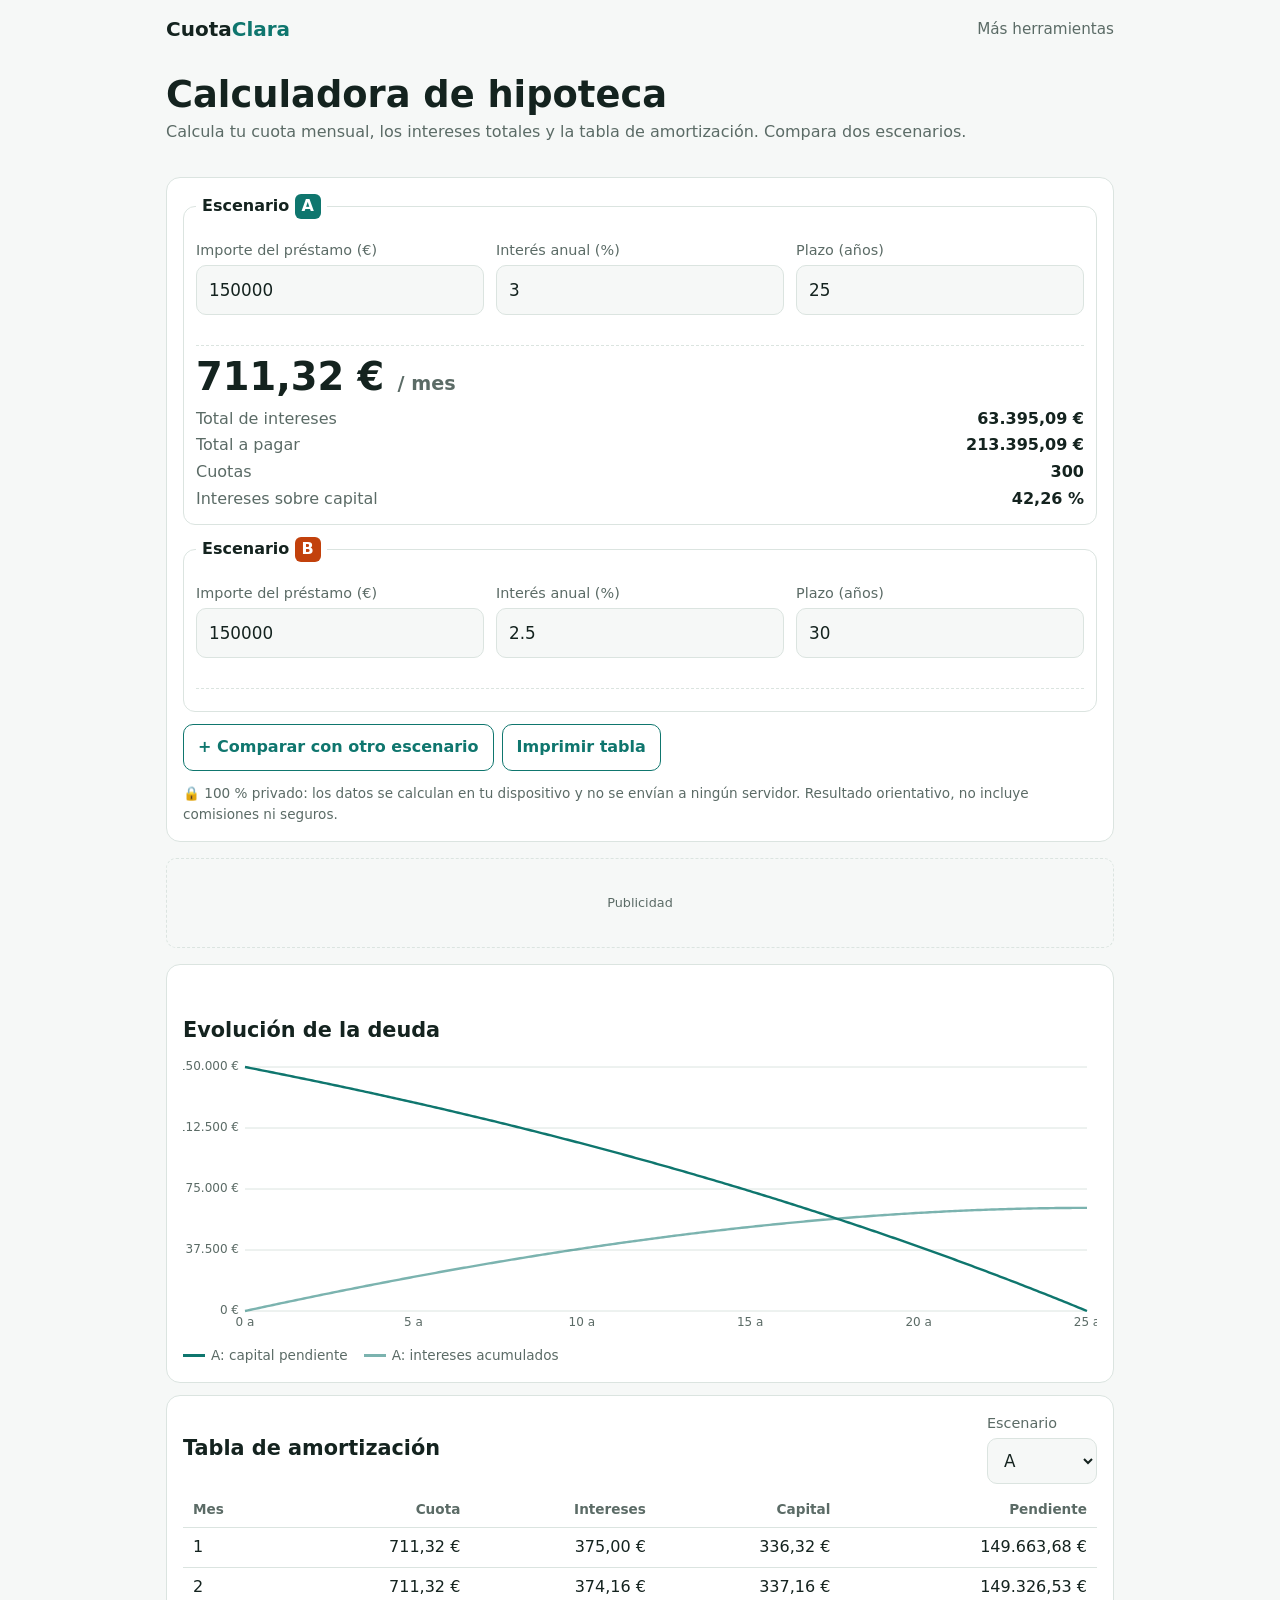
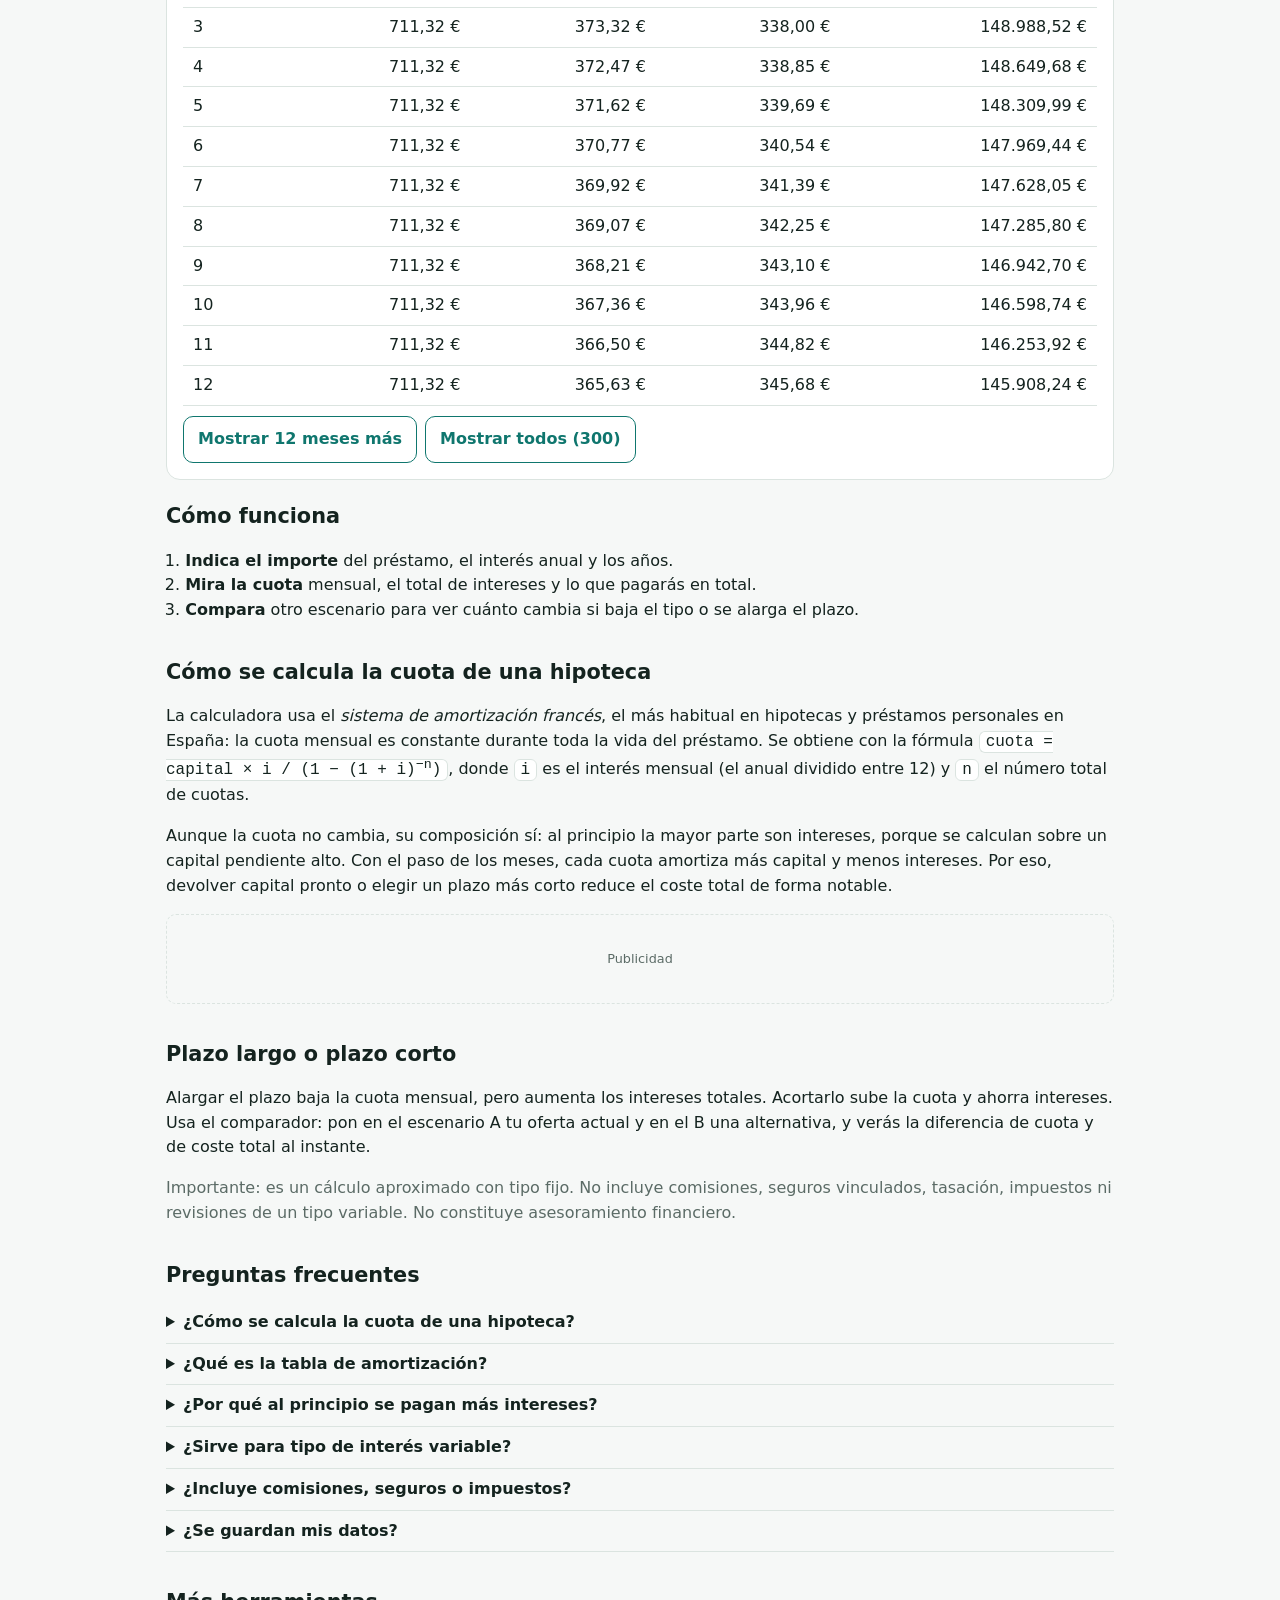
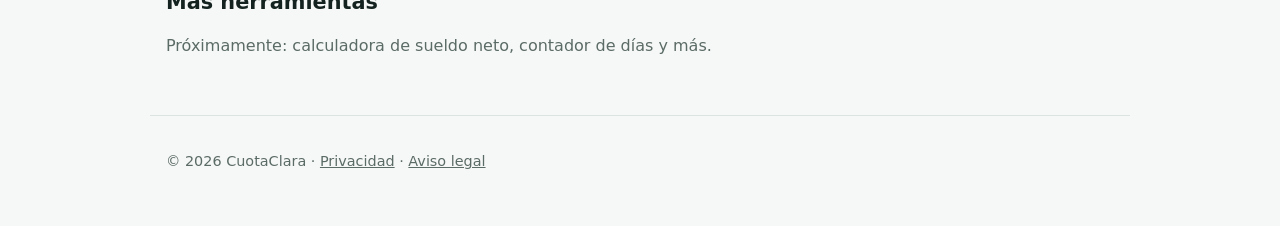
<file: calculadora-hipoteca/index.html>
<!DOCTYPE html>
<html lang="es">
<head>
<meta charset="utf-8">
<meta name="viewport" content="width=device-width, initial-scale=1">
<title>Calculadora de hipoteca online gratis | CuotaClara</title>
<meta name="description" content="Calcula la cuota mensual de tu hipoteca o préstamo, los intereses totales y la tabla de amortización. Compara dos escenarios. Gratis y privado.">
<!-- TODO: sustituir por tu dominio real -->
<link rel="canonical" href="https://TU-DOMINIO.com/">
<meta property="og:type" content="website">
<meta property="og:title" content="Calculadora de hipoteca online gratis | CuotaClara">
<meta property="og:description" content="Cuota mensual, intereses y tabla de amortización. Compara dos escenarios en segundos.">
<!-- TODO: añadir og:image (1200x630) -->
<!-- TODO: banner de cookies (CMP) del propietario al activar AdSense -->
<link rel="icon" href="data:image/svg+xml,%3Csvg xmlns=%27http://www.w3.org/2000/svg%27 viewBox=%270 0 32 32%27%3E%3Crect width=%2732%27 height=%2732%27 rx=%277%27 fill=%27%230f766e%27/%3E%3Cpath d=%27M6 16l10-8 10 8v9H6z%27 fill=%27%23fff%27/%3E%3C/svg%3E">
<link rel="stylesheet" href="styles.css?v=20261020">
<script type="application/ld+json">
{"@context":"https://schema.org","@type":"WebApplication","name":"CuotaClara - Calculadora de hipoteca","description":"Calcula la cuota mensual, los intereses totales y la tabla de amortización de una hipoteca o préstamo.","applicationCategory":"FinanceApplication","operatingSystem":"Any","inLanguage":"es","offers":{"@type":"Offer","price":"0","priceCurrency":"EUR"}}
</script>
<script type="application/ld+json">
{"@context":"https://schema.org","@type":"FAQPage","mainEntity":[
{"@type":"Question","name":"¿Cómo se calcula la cuota de una hipoteca?","acceptedAnswer":{"@type":"Answer","text":"Con el sistema francés: cuota = capital × i / (1 − (1 + i)^−n), donde i es el tipo de interés mensual (el anual dividido entre 12) y n el número de cuotas."}},
{"@type":"Question","name":"¿Qué es la tabla de amortización?","acceptedAnswer":{"@type":"Answer","text":"Es el desglose de cada cuota en intereses y capital amortizado, junto con el capital que te queda por pagar tras cada mes."}},
{"@type":"Question","name":"¿Por qué al principio se pagan más intereses?","acceptedAnswer":{"@type":"Answer","text":"Los intereses se calculan sobre el capital pendiente, que es mayor al inicio. Como la cuota es constante, al principio una parte mayor va a intereses y, con el tiempo, más a capital."}},
{"@type":"Question","name":"¿Sirve para tipo de interés variable?","acceptedAnswer":{"@type":"Answer","text":"Calcula con un tipo fijo. Para una hipoteca variable o mixta puedes simular distintos tipos con el comparador, pero el resultado real dependerá de las revisiones."}},
{"@type":"Question","name":"¿Incluye comisiones, seguros o impuestos?","acceptedAnswer":{"@type":"Answer","text":"No. Solo calcula capital e intereses. Comisiones, seguros vinculados, tasación y gastos de formalización se suman aparte."}},
{"@type":"Question","name":"¿Se guardan mis datos?","acceptedAnswer":{"@type":"Answer","text":"No. Todo el cálculo se hace en tu dispositivo y no se envía a ningún servidor."}}
]}
</script>
</head>
<body>
<header class="site-header">
  <a class="brand" href="./">Cuota<span>Clara</span></a>
  <nav aria-label="Principal"><a href="#mas-herramientas">Más herramientas</a></nav>
</header>

<main>
  <section class="hero">
    <h1>Calculadora de hipoteca</h1>
    <p class="sub">Calcula tu cuota mensual, los intereses totales y la tabla de amortización. Compara dos escenarios.</p>
  </section>

  <section class="tool-card" id="tool" data-state="idle" aria-label="Calculadora">
    <noscript><p class="notice">Esta herramienta necesita JavaScript para calcular.</p></noscript>

    <div class="scenarios" id="scenarios">
      <fieldset class="scenario" id="sc-a">
        <legend>Escenario <span class="tag tag-a">A</span></legend>
        <label>Importe del préstamo (€)
          <input id="a-amount" type="number" inputmode="decimal" min="1" step="1000" value="150000">
        </label>
        <label>Interés anual (%)
          <input id="a-rate" type="number" inputmode="decimal" min="0" max="30" step="0.05" value="3">
        </label>
        <label>Plazo (años)
          <input id="a-years" type="number" inputmode="numeric" min="1" max="40" step="1" value="25">
        </label>
        <div class="result" id="res-a" aria-live="polite"></div>
      </fieldset>

      <fieldset class="scenario" id="sc-b" hidden>
        <legend>Escenario <span class="tag tag-b">B</span></legend>
        <label>Importe del préstamo (€)
          <input id="b-amount" type="number" inputmode="decimal" min="1" step="1000" value="150000">
        </label>
        <label>Interés anual (%)
          <input id="b-rate" type="number" inputmode="decimal" min="0" max="30" step="0.05" value="2.5">
        </label>
        <label>Plazo (años)
          <input id="b-years" type="number" inputmode="numeric" min="1" max="40" step="1" value="30">
        </label>
        <div class="result" id="res-b" aria-live="polite"></div>
      </fieldset>
    </div>

    <p class="error" id="error" role="alert" hidden></p>
    <p class="delta" id="delta" aria-live="polite" hidden></p>

    <div class="actions">
      <button type="button" id="toggle-compare" class="btn btn-ghost" aria-pressed="false">+ Comparar con otro escenario</button>
      <button type="button" id="print" class="btn btn-ghost">Imprimir tabla</button>
    </div>

    <p class="privacy">🔒 100 % privado: los datos se calculan en tu dispositivo y no se envían a ningún servidor. Resultado orientativo, no incluye comisiones ni seguros.</p>
  </section>

  <div class="ad-slot" aria-label="Publicidad"><!-- PEGA AQUÍ TU CÓDIGO DE ADSENSE -->Publicidad</div>

  <section class="panel" id="grafico-panel">
    <h2>Evolución de la deuda</h2>
    <canvas id="chart" role="img" aria-label="Gráfico del capital pendiente y los intereses acumulados a lo largo del tiempo"></canvas>
    <ul class="legend" id="legend"></ul>
  </section>

  <section class="panel" id="tabla-panel">
    <div class="panel-head">
      <h2>Tabla de amortización</h2>
      <label class="inline" id="table-scenario-wrap" hidden>Escenario
        <select id="table-scenario"><option value="a">A</option><option value="b">B</option></select>
      </label>
    </div>
    <div class="table-wrap">
      <table id="amort">
        <thead><tr><th>Mes</th><th>Cuota</th><th>Intereses</th><th>Capital</th><th>Pendiente</th></tr></thead>
        <tbody id="amort-body"></tbody>
      </table>
    </div>
    <div class="table-more"><button type="button" id="more" class="btn btn-ghost">Mostrar 12 meses más</button> <button type="button" id="all" class="btn btn-ghost">Mostrar todos</button></div>
  </section>

  <section class="content">
    <h2>Cómo funciona</h2>
    <ol class="steps">
      <li><strong>Indica el importe</strong> del préstamo, el interés anual y los años.</li>
      <li><strong>Mira la cuota</strong> mensual, el total de intereses y lo que pagarás en total.</li>
      <li><strong>Compara</strong> otro escenario para ver cuánto cambia si baja el tipo o se alarga el plazo.</li>
    </ol>

    <h2>Cómo se calcula la cuota de una hipoteca</h2>
    <p>La calculadora usa el <em>sistema de amortización francés</em>, el más habitual en hipotecas y préstamos personales en España: la cuota mensual es constante durante toda la vida del préstamo. Se obtiene con la fórmula <code>cuota = capital × i / (1 − (1 + i)<sup>−n</sup>)</code>, donde <code>i</code> es el interés mensual (el anual dividido entre 12) y <code>n</code> el número total de cuotas.</p>
    <p>Aunque la cuota no cambia, su composición sí: al principio la mayor parte son intereses, porque se calculan sobre un capital pendiente alto. Con el paso de los meses, cada cuota amortiza más capital y menos intereses. Por eso, devolver capital pronto o elegir un plazo más corto reduce el coste total de forma notable.</p>
    <div class="ad-slot" aria-label="Publicidad"><!-- PEGA AQUÍ TU CÓDIGO DE ADSENSE (en contenido) -->Publicidad</div>
    <h2>Plazo largo o plazo corto</h2>
    <p>Alargar el plazo baja la cuota mensual, pero aumenta los intereses totales. Acortarlo sube la cuota y ahorra intereses. Usa el comparador: pon en el escenario A tu oferta actual y en el B una alternativa, y verás la diferencia de cuota y de coste total al instante.</p>
    <p class="muted">Importante: es un cálculo aproximado con tipo fijo. No incluye comisiones, seguros vinculados, tasación, impuestos ni revisiones de un tipo variable. No constituye asesoramiento financiero.</p>

    <h2>Preguntas frecuentes</h2>
    <details><summary>¿Cómo se calcula la cuota de una hipoteca?</summary><p>Con el sistema francés: cuota = capital × i / (1 − (1 + i)<sup>−n</sup>), con i el interés mensual y n el número de cuotas.</p></details>
    <details><summary>¿Qué es la tabla de amortización?</summary><p>Es el desglose de cada cuota en intereses y capital amortizado, junto con el capital que queda por pagar tras cada mes.</p></details>
    <details><summary>¿Por qué al principio se pagan más intereses?</summary><p>Porque los intereses se calculan sobre el capital pendiente, que es mayor al inicio. Como la cuota es constante, al principio una parte mayor va a intereses y, con el tiempo, más a capital.</p></details>
    <details><summary>¿Sirve para tipo de interés variable?</summary><p>Calcula con un tipo fijo. Para una hipoteca variable o mixta puedes simular distintos tipos con el comparador, pero el resultado real dependerá de las revisiones.</p></details>
    <details><summary>¿Incluye comisiones, seguros o impuestos?</summary><p>No. Solo calcula capital e intereses. Comisiones, seguros vinculados, tasación y gastos de formalización se suman aparte.</p></details>
    <details><summary>¿Se guardan mis datos?</summary><p>No. Todo el cálculo se hace en tu dispositivo y no se envía a ningún servidor.</p></details>

    <h2 id="mas-herramientas">Más herramientas</h2>
    <!-- TODO: enlazar a otras herramientas cuando existan (calculadora de sueldo neto, conversor de unidades…) -->
    <p class="muted">Próximamente: calculadora de sueldo neto, contador de días y más.</p>
  </section>
</main>

<footer class="site-footer">
  <p>© <span id="year">2026</span> CuotaClara · <a href="privacidad.html">Privacidad</a> · <a href="aviso-legal.html">Aviso legal</a></p>
</footer>

<script defer src="lib/manifest.js?v=20261020"></script>
<script defer src="lib/calc.js?v=20261020"></script>
<script defer src="main.js?v=20261020"></script>
</body>
</html>
</file>
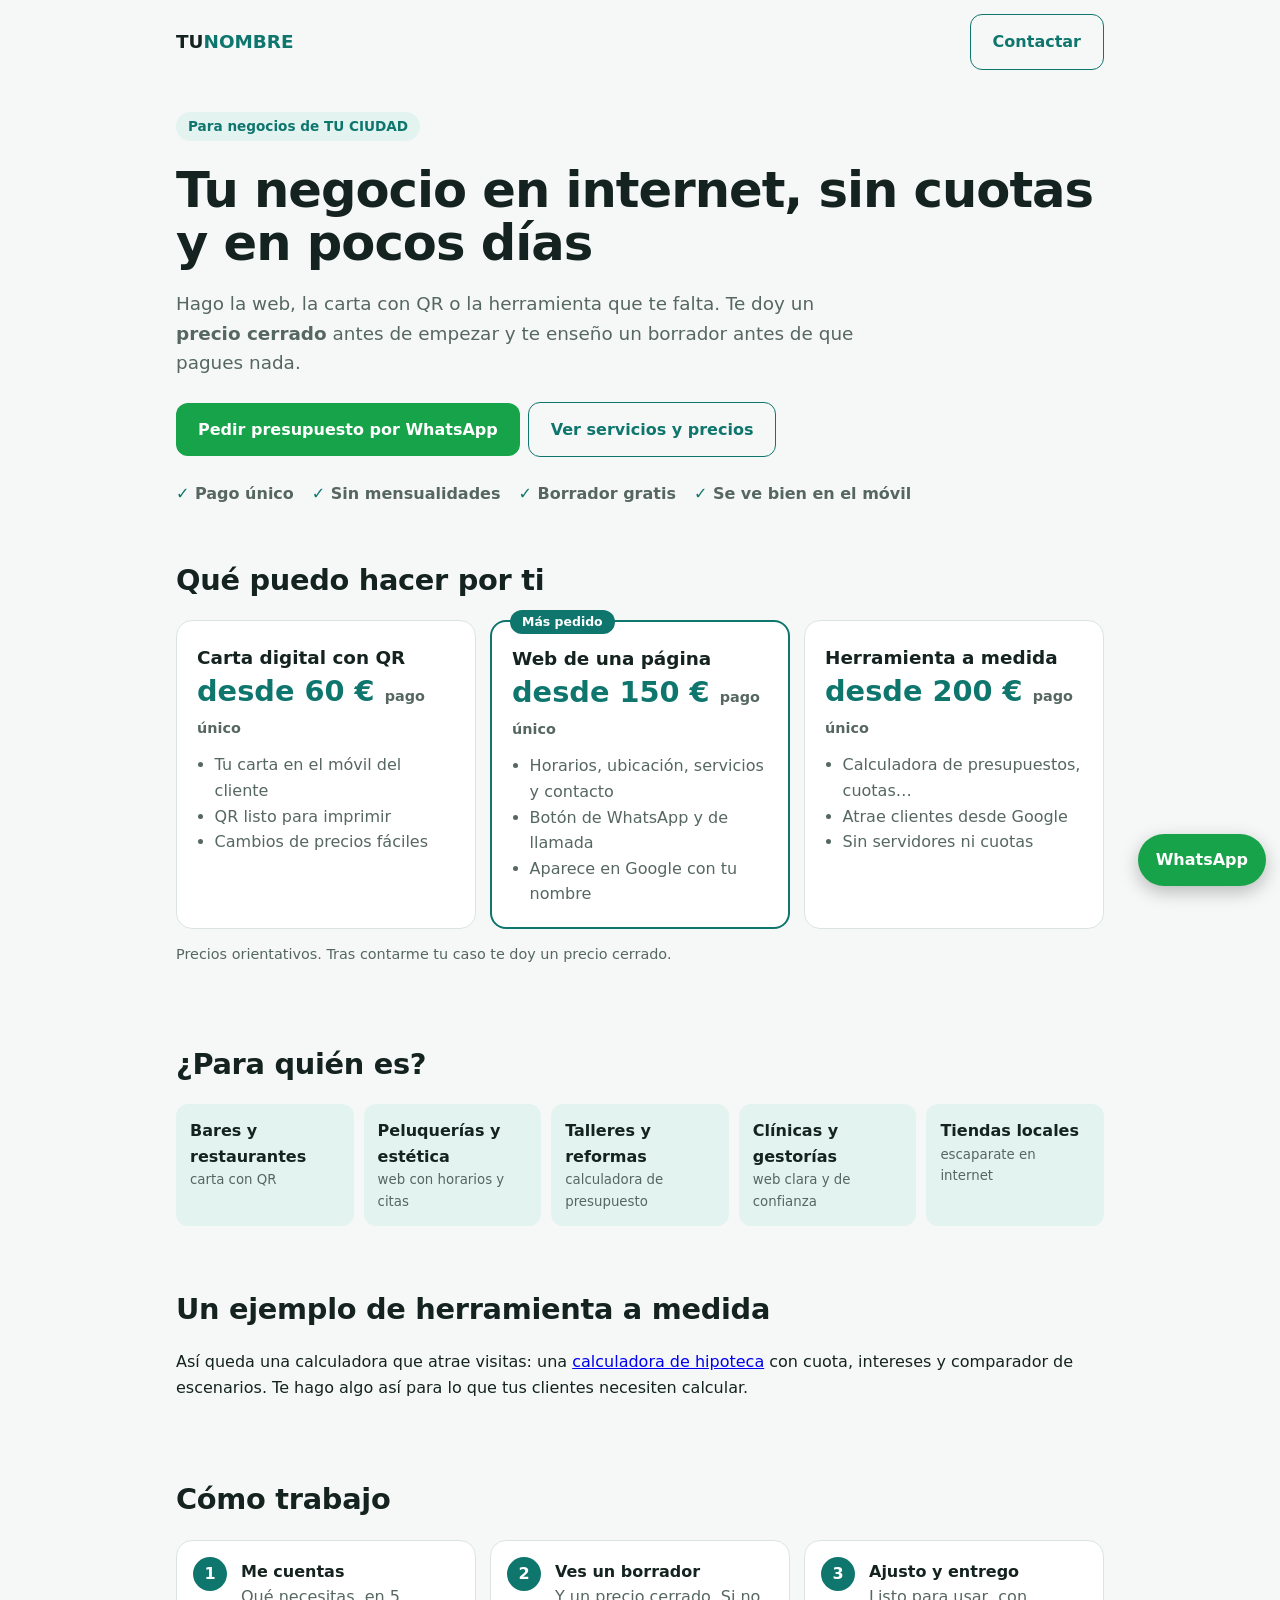
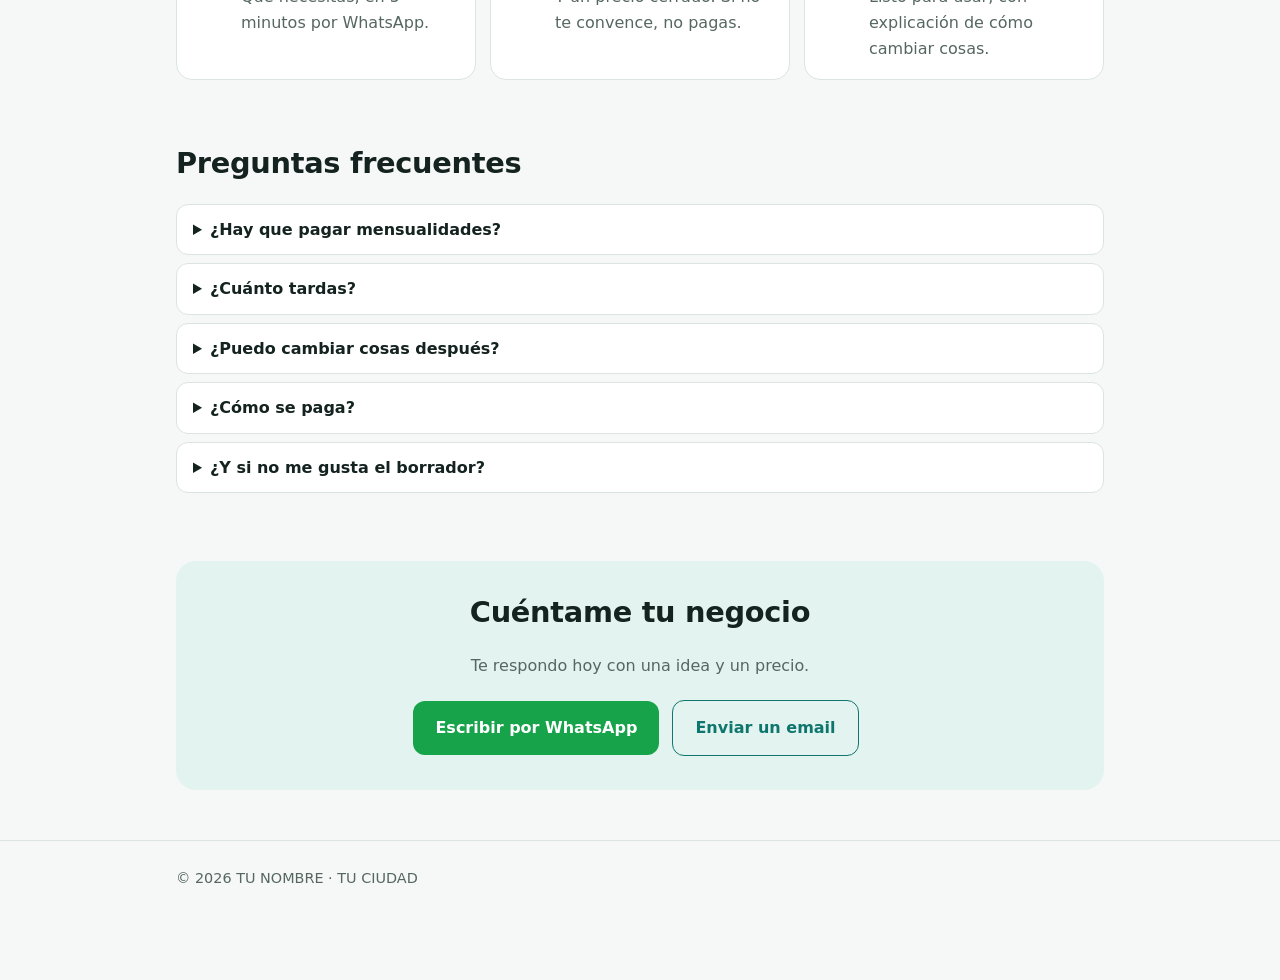
<file: oferta-webs/index.html>
<!DOCTYPE html>
<html lang="es">
<head>
<meta charset="utf-8">
<meta name="viewport" content="width=device-width, initial-scale=1">
<title>Webs y herramientas para negocios | TU NOMBRE</title>
<meta name="description" content="Creo la web, la carta con QR o la calculadora que tu negocio necesita. Precio cerrado, sin cuotas mensuales y listo en pocos días.">
<link rel="icon" href="data:image/svg+xml,%3Csvg xmlns=%27http://www.w3.org/2000/svg%27 viewBox=%270 0 32 32%27%3E%3Crect width=%2732%27 height=%2732%27 rx=%277%27 fill=%27%230f766e%27/%3E%3Cpath d=%27M6 16l10-8 10 8v9H6z%27 fill=%27%23fff%27/%3E%3C/svg%3E">
<style>
:root{--bg:#f6f8f7;--card:#fff;--ink:#14231f;--muted:#566762;--line:#dbe4e0;--accent:#0f766e;--accent-ink:#fff;--soft:#e3f3f0;--wa:#16a34a}
@media (prefers-color-scheme:dark){:root{--bg:#0e1614;--card:#15211e;--ink:#e8f0ed;--muted:#9bb0aa;--line:#26372f;--accent:#2dd4bf;--accent-ink:#06201b;--soft:#12302b;--wa:#22c55e}}
*{box-sizing:border-box}html{scroll-behavior:smooth}
body{margin:0;background:var(--bg);color:var(--ink);font:16px/1.6 system-ui,-apple-system,"Segoe UI",Roboto,sans-serif}
.wrap{max-width:960px;margin:0 auto;padding:0 16px}
header .wrap{display:flex;justify-content:space-between;align-items:center;padding-top:14px;padding-bottom:14px}
.brand{font-weight:800;font-size:1.15rem}.brand span{color:var(--accent)}
.hero{padding:28px 0 20px}
.eyebrow{display:inline-block;background:var(--soft);color:var(--accent);font-weight:700;font-size:.85rem;padding:4px 12px;border-radius:99px}
h1{font-size:clamp(2rem,6vw,3.1rem);line-height:1.08;margin:.45em 0 .35em;letter-spacing:-.02em}
h2{font-size:clamp(1.4rem,3.5vw,1.8rem);margin:0 0 .6em;letter-spacing:-.01em}
section{padding:30px 0}
.lead{font-size:1.15rem;color:var(--muted);max-width:58ch}
.btn{display:inline-block;font:inherit;font-weight:700;text-decoration:none;padding:14px 22px;border-radius:12px;background:var(--accent);color:var(--accent-ink);margin:6px 8px 6px 0}
.btn.ghost{background:transparent;color:var(--accent);border:1.5px solid var(--accent)}
.btn.wa{background:var(--wa);color:#fff}
.checks{list-style:none;padding:0;margin:18px 0 0;display:flex;flex-wrap:wrap;gap:8px 18px;color:var(--muted);font-weight:600}
.checks li::before{content:"✓ ";color:var(--accent);font-weight:800}
.grid{display:grid;gap:14px;grid-template-columns:repeat(auto-fit,minmax(250px,1fr))}
.card{background:var(--card);border:1px solid var(--line);border-radius:16px;padding:20px;position:relative}
.card.pop{border:2px solid var(--accent)}
.badge{position:absolute;top:-12px;left:18px;background:var(--accent);color:var(--accent-ink);font-size:.78rem;font-weight:800;padding:2px 12px;border-radius:99px}
.card h3{margin:.1em 0 .2em;font-size:1.15rem}
.price{font-size:1.8rem;font-weight:800;color:var(--accent);line-height:1.1}.price small{font-size:.5em;color:var(--muted);font-weight:600}
.card ul{padding-left:1.1em;margin:.8em 0 0;color:var(--muted)}
.tiles{display:grid;gap:10px;grid-template-columns:repeat(auto-fit,minmax(150px,1fr))}
.tile{background:var(--soft);border-radius:12px;padding:14px;font-weight:700}
.tile small{display:block;font-weight:500;color:var(--muted)}
.steps{display:grid;gap:14px;grid-template-columns:repeat(auto-fit,minmax(240px,1fr));counter-reset:s}
.step{background:var(--card);border:1px solid var(--line);border-radius:16px;padding:18px 18px 18px 64px;position:relative}
.step::before{counter-increment:s;content:counter(s);position:absolute;left:16px;top:16px;width:34px;height:34px;border-radius:50%;background:var(--accent);color:var(--accent-ink);display:grid;place-items:center;font-weight:800}
.step b{display:block}.step span{color:var(--muted)}
.note{color:var(--muted);font-size:.9rem}
details{background:var(--card);border:1px solid var(--line);border-radius:12px;padding:12px 16px;margin:8px 0}
summary{cursor:pointer;font-weight:700}details p{margin:.5em 0 0;color:var(--muted)}
.cta{background:var(--soft);border-radius:20px;padding:28px 20px;text-align:center}
.cta p{color:var(--muted);margin:.3em 0 1em}
footer{padding:26px 0 90px;color:var(--muted);font-size:.9rem;border-top:1px solid var(--line);margin-top:20px}
.float{position:fixed;right:14px;bottom:14px;z-index:5;background:var(--wa);color:#fff;font-weight:800;text-decoration:none;padding:13px 18px;border-radius:99px;box-shadow:0 6px 18px rgba(0,0,0,.25)}
a:focus-visible,summary:focus-visible{outline:2px solid var(--accent);outline-offset:2px}
</style>
</head>
<body>
<header><div class="wrap"><div class="brand">TU<span>NOMBRE</span></div><a class="btn ghost" href="#contacto" style="margin:0">Contactar</a></div></header>
<main class="wrap">
  <div class="hero">
    <span class="eyebrow">Para negocios de TU CIUDAD</span>
    <h1>Tu negocio en internet, sin cuotas y en pocos días</h1>
    <p class="lead">Hago la web, la carta con QR o la herramienta que te falta. Te doy un <strong>precio cerrado</strong> antes de empezar y te enseño un borrador antes de que pagues nada.</p>
    <a class="btn wa" href="https://wa.me/34600000000?text=Hola%2C%20quiero%20un%20presupuesto">Pedir presupuesto por WhatsApp</a><a class="btn ghost" href="#servicios">Ver servicios y precios</a>
    <ul class="checks"><li>Pago único</li><li>Sin mensualidades</li><li>Borrador gratis</li><li>Se ve bien en el móvil</li></ul>
  </div>

  <section id="servicios">
    <h2>Qué puedo hacer por ti</h2>
    <div class="grid">
      <div class="card"><h3>Carta digital con QR</h3><div class="price">desde 60 € <small>pago único</small></div><ul><li>Tu carta en el móvil del cliente</li><li>QR listo para imprimir</li><li>Cambios de precios fáciles</li></ul></div>
      <div class="card pop"><span class="badge">Más pedido</span><h3>Web de una página</h3><div class="price">desde 150 € <small>pago único</small></div><ul><li>Horarios, ubicación, servicios y contacto</li><li>Botón de WhatsApp y de llamada</li><li>Aparece en Google con tu nombre</li></ul></div>
      <div class="card"><h3>Herramienta a medida</h3><div class="price">desde 200 € <small>pago único</small></div><ul><li>Calculadora de presupuestos, cuotas…</li><li>Atrae clientes desde Google</li><li>Sin servidores ni cuotas</li></ul></div>
    </div>
    <p class="note">Precios orientativos. Tras contarme tu caso te doy un precio cerrado.</p>
  </section>

  <section>
    <h2>¿Para quién es?</h2>
    <div class="tiles">
      <div class="tile">Bares y restaurantes<small>carta con QR</small></div>
      <div class="tile">Peluquerías y estética<small>web con horarios y citas</small></div>
      <div class="tile">Talleres y reformas<small>calculadora de presupuesto</small></div>
      <div class="tile">Clínicas y gestorías<small>web clara y de confianza</small></div>
      <div class="tile">Tiendas locales<small>escaparate en internet</small></div>
    </div>
  </section>

  <section>
    <h2>Un ejemplo de herramienta a medida</h2>
    <p>Así queda una calculadora que atrae visitas: una <a href="https://claude.ai/artifact/T9qFDWqPQk3x8oEpUtbQft">calculadora de hipoteca</a> con cuota, intereses y comparador de escenarios. Te hago algo así para lo que tus clientes necesiten calcular.</p>
  </section>

  <section>
    <h2>Cómo trabajo</h2>
    <div class="steps">
      <div class="step"><b>Me cuentas</b><span>Qué necesitas, en 5 minutos por WhatsApp.</span></div>
      <div class="step"><b>Ves un borrador</b><span>Y un precio cerrado. Si no te convence, no pagas.</span></div>
      <div class="step"><b>Ajusto y entrego</b><span>Listo para usar, con explicación de cómo cambiar cosas.</span></div>
    </div>
  </section>

  <section>
    <h2>Preguntas frecuentes</h2>
    <details><summary>¿Hay que pagar mensualidades?</summary><p>No. Pagas una vez. Si más adelante quieres un dominio propio (unos 10 € al año), te ayudo a ponerlo, pero es opcional.</p></details>
    <details><summary>¿Cuánto tardas?</summary><p>Una carta con QR, en 1-2 días. Una web de una página, en 3-5 días, según lo rápido que me pases fotos y textos.</p></details>
    <details><summary>¿Puedo cambiar cosas después?</summary><p>Sí. Te enseño a cambiar textos y precios tú mismo, o me lo pides y lo hago por un precio pequeño.</p></details>
    <details><summary>¿Cómo se paga?</summary><p>La mitad al empezar y la mitad al entregar, por Bizum o transferencia.</p></details>
    <details><summary>¿Y si no me gusta el borrador?</summary><p>No pasa nada: el borrador es gratis y sin compromiso.</p></details>
  </section>

  <section id="contacto">
    <div class="cta">
      <h2>Cuéntame tu negocio</h2>
      <p>Te respondo hoy con una idea y un precio.</p>
      <!-- TODO: sustituir 34600000000 por tu teléfono con prefijo, sin + ni espacios -->
      <a class="btn wa" href="https://wa.me/34600000000?text=Hola%2C%20quiero%20un%20presupuesto">Escribir por WhatsApp</a>
      <!-- TODO: sustituir por tu email -->
      <a class="btn ghost" href="mailto:TU-EMAIL@ejemplo.com">Enviar un email</a>
    </div>
  </section>
</main>
<footer><div class="wrap">© <span id="y">2026</span> TU NOMBRE · TU CIUDAD</div></footer>
<a class="float" href="https://wa.me/34600000000?text=Hola%2C%20quiero%20un%20presupuesto" aria-label="Escribir por WhatsApp">WhatsApp</a>
<script>try{document.getElementById("y").textContent=new Date().getFullYear()}catch(e){}</script>
</body>
</html>
</file>
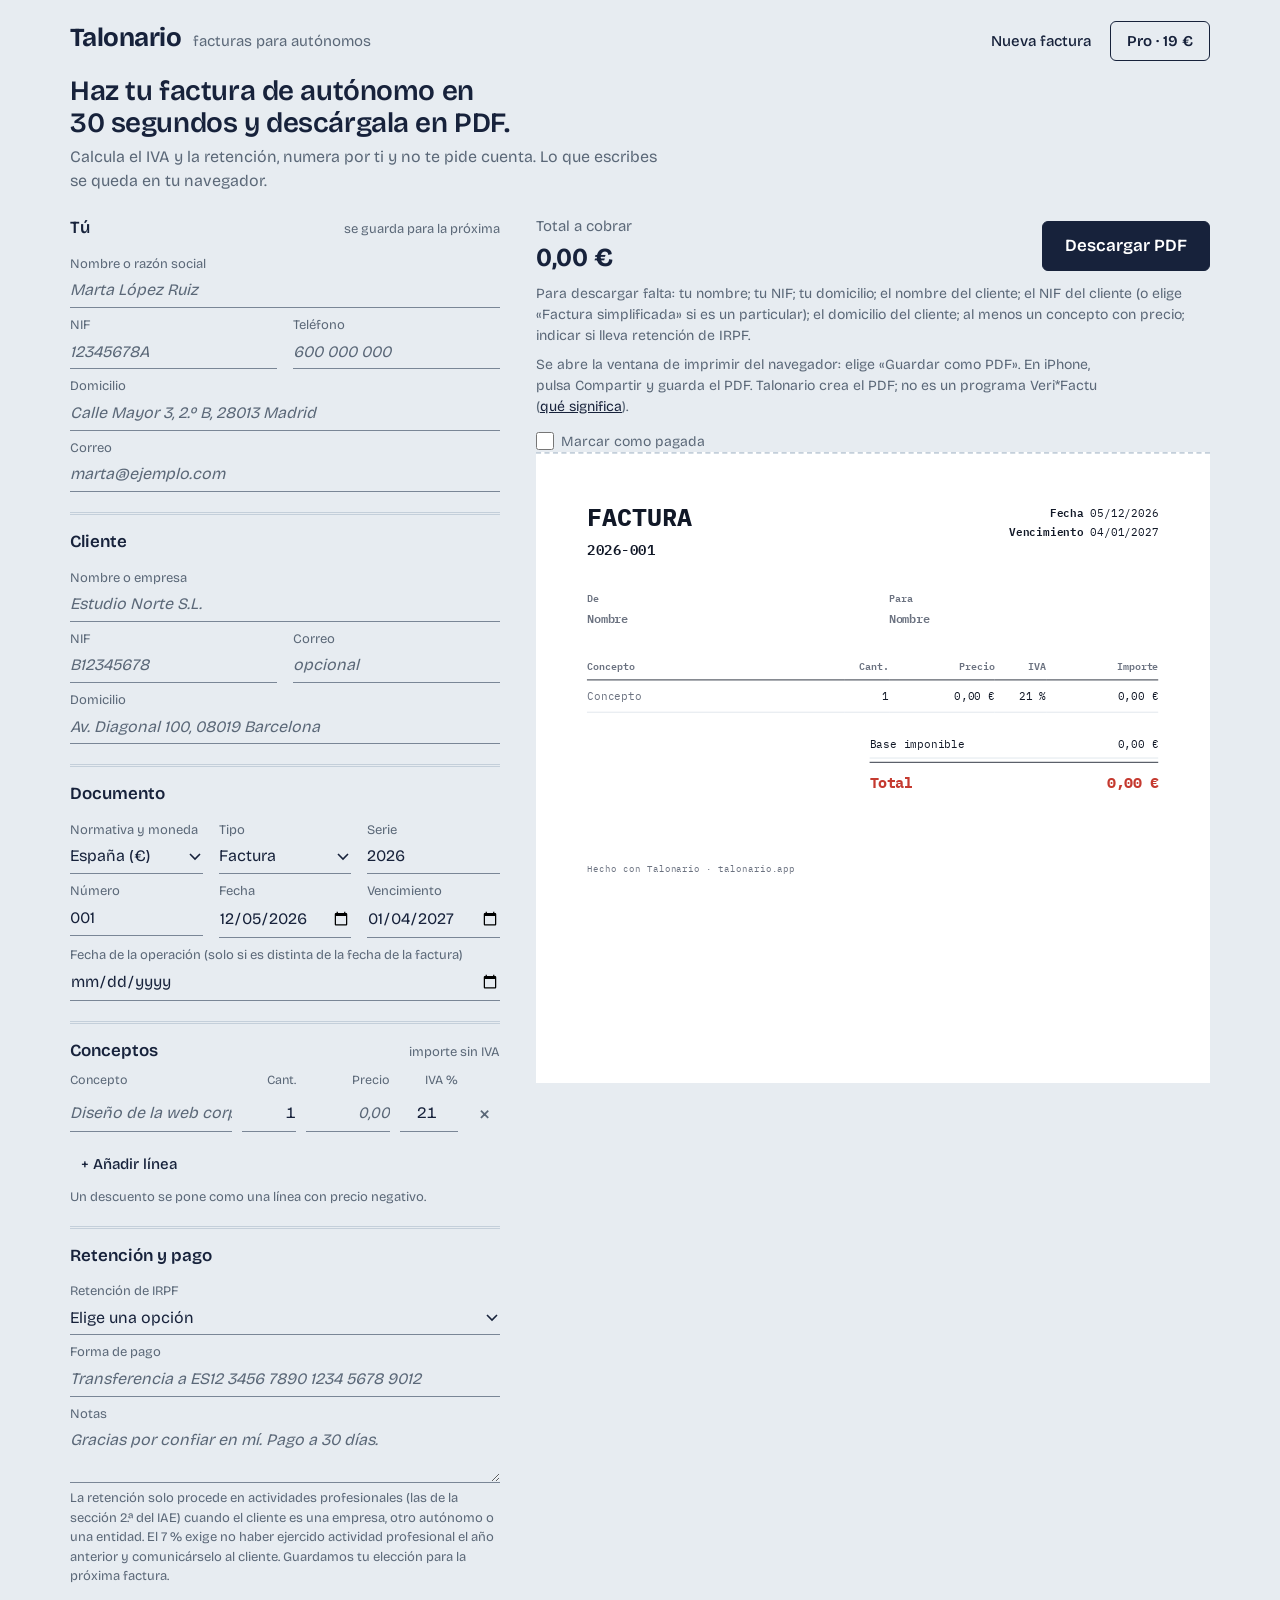
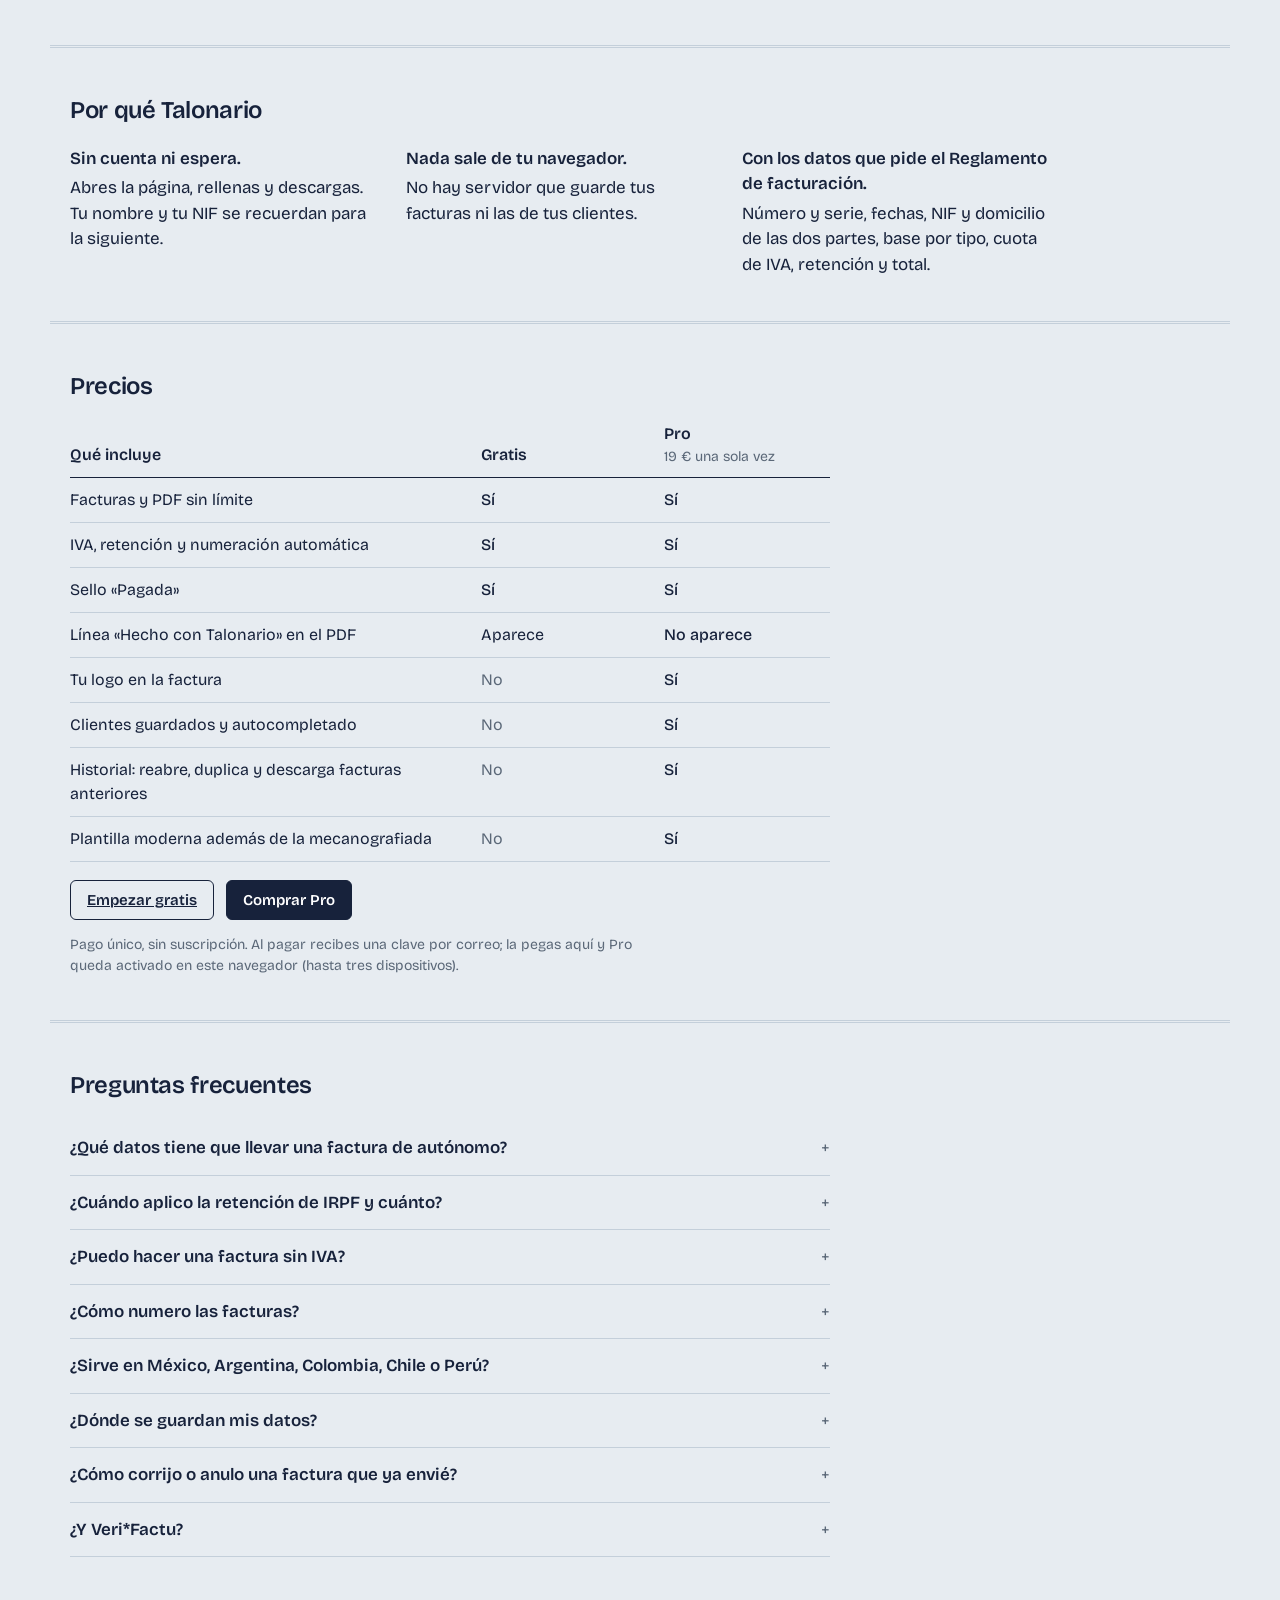
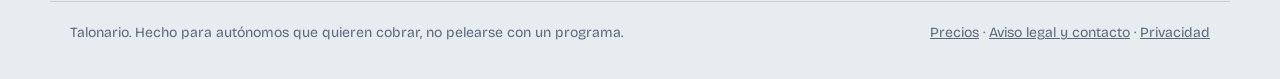
<file: talonario/index.html>
<!doctype html>
<html lang="es">
<head>
<meta charset="utf-8">
<meta name="viewport" content="width=device-width, initial-scale=1">
<title>Facturas para autónomos en 30 segundos, gratis · Talonario</title>
<meta name="description" content="Haz tu factura de autónomo con IVA y retención de IRPF y descárgala en PDF al momento. Sin registro: tus datos se quedan en tu navegador.">
<link rel="canonical" href="https://talonario.app/">
<meta property="og:type" content="website">
<meta property="og:url" content="https://talonario.app/">
<meta property="og:title" content="Talonario: facturas para autónomos en 30 segundos">
<meta property="og:description" content="IVA, retención y PDF al instante. Gratis y sin registro.">
<meta property="og:image" content="https://talonario.app/og.png">
<meta property="og:image:width" content="1200">
<meta property="og:image:height" content="630">
<meta name="twitter:card" content="summary_large_image">
<link rel="icon" href="data:image/svg+xml,%3Csvg xmlns='http://www.w3.org/2000/svg' viewBox='0 0 32 32'%3E%3Crect x='2' y='2' width='28' height='28' rx='6' fill='none' stroke='%23C53A30' stroke-width='3'/%3E%3Cpath d='M9 11h14M16 11v12' stroke='%23C53A30' stroke-width='3.5' stroke-linecap='round'/%3E%3C/svg%3E">
<link rel="stylesheet" href="fonts/fonts.css">
<script type="application/ld+json">
{"@context":"https://schema.org","@type":"FAQPage","mainEntity":[
{"@type":"Question","name":"¿Qué datos tiene que llevar una factura de autónomo?","acceptedAnswer":{"@type":"Answer","text":"Número y serie, fecha de expedición (y la de la operación si es distinta), tu nombre, NIF y domicilio, los mismos datos del cliente, la descripción de cada concepto, la base imponible, el tipo y la cuota de IVA, la retención de IRPF si procede y el importe total. Talonario los coloca todos."}},
{"@type":"Question","name":"¿Cuándo aplico la retención de IRPF y cuánto?","acceptedAnswer":{"@type":"Answer","text":"Solo si tu actividad es profesional (no empresarial) y tu cliente es una empresa, otro autónomo o una entidad: el tipo general es el 15 %. Puedes aplicar el 7 % durante el año en que empiezas y los dos siguientes, siempre que no hayas ejercido actividad profesional el año anterior y se lo comuniques a tu cliente. A particulares no se les retiene."}},
{"@type":"Question","name":"¿Puedo hacer una factura sin IVA?","acceptedAnswer":{"@type":"Answer","text":"Sí, cuando tu actividad está exenta (por ejemplo, formación o determinados servicios sanitarios), cuando la operación no está sujeta o cuando el cliente es una empresa de otro país de la UE (inversión del sujeto pasivo). Pon 0 en el IVA de la línea y elige el motivo: la factura tiene que indicarlo."}},
{"@type":"Question","name":"¿Cómo numero las facturas?","acceptedAnswer":{"@type":"Answer","text":"De forma correlativa y sin saltos dentro de cada serie. Lo habitual es una serie por año: 2026-001, 2026-002… Talonario apunta el número al pulsar «Descargar PDF» y propone el siguiente. Si cancelas la ventana de imprimir, el número ya está apuntado: corrígelo a mano; si la factura ya salió, lo que toca es una rectificativa."}},
{"@type":"Question","name":"¿Sirve en México, Argentina, Colombia, Chile o Perú?","acceptedAnswer":{"@type":"Answer","text":"En esos países la factura fiscal es electrónica y se emite a través de la autoridad tributaria (SAT, ARCA/AFIP, DIAN, SII o SUNAT). Talonario genera recibos, cuentas de cobro y presupuestos en PDF con tu moneda e impuestos, útiles para cobrar a clientes, pero no sustituye a la factura electrónica oficial."}},
{"@type":"Question","name":"¿Dónde se guardan mis datos?","acceptedAnswer":{"@type":"Answer","text":"Solo en tu navegador, en este dispositivo. Talonario no tiene servidor ni cuentas: nada de lo que escribes se envía a ningún sitio. Si borras los datos del navegador, se borran también; descarga tus PDF."}},
{"@type":"Question","name":"¿Cómo corrijo o anulo una factura que ya envié?","acceptedAnswer":{"@type":"Answer","text":"Con una factura rectificativa: una factura nueva, con serie propia (por ejemplo R-2026), que indique qué factura corrige, por qué y el importe de la rectificación. Talonario todavía no tiene un modo rectificativa: hazla como factura normal con la serie R, pon los importes de la corrección (pueden ser negativos) y escribe en las notas «Factura rectificativa de la 2026-001 de 20/10/2026; motivo: …». No borres ni reutilices el número de la factura original."}},
{"@type":"Question","name":"¿Y Veri*Factu?","acceptedAnswer":{"@type":"Answer","text":"El Real Decreto 1007/2023 obliga a emitir las facturas en España con un programa que registre cada una de forma encadenada, con código QR y declaración responsable; Veri*Factu es su modalidad de envío a la Agencia Tributaria. Se ha aplazado varias veces: la última previsión es 2027 (sociedades desde el 1 de enero y el resto, autónomos incluidos, desde el 1 de julio). Comprueba la fecha vigente en la web de la Agencia Tributaria. Talonario genera el PDF y no cumple ese reglamento: cuando te sea obligatorio, emite las facturas con un programa adaptado."}}
]}
</script>
<style>
/* ---------- tokens ---------- */
:root {
  --papel: #E7ECF1;
  --hoja: #FFFFFF;
  --tinta: #17223B;
  --sello: #C53A30;
  --rojo-texto: #B3261E;
  --raya: #C4CFDA;
  --raya-campo: #7A8696;
  --lapiz: #5B6878;
  --placeholder: #5B6878;
  --raya-suave: #DCE3EA;
  --ui: "Bricolage Grotesque", "Helvetica Neue", Arial, sans-serif;
  --doc: "IBM Plex Mono", "Courier New", monospace;
  --doc-sans: "IBM Plex Sans", "Helvetica Neue", Arial, sans-serif;
  --ease-out: cubic-bezier(.165, .84, .44, 1);
  --ease-stamp: cubic-bezier(.34, 1.56, .64, 1);
  --ancho: 1180px;
}
* { box-sizing: border-box; }
[hidden] { display: none !important; }
html { -webkit-text-size-adjust: 100%; }
body {
  margin: 0; background: var(--papel); color: var(--tinta);
  font-family: var(--ui); font-size: 16px; line-height: 1.5;
  font-optical-sizing: auto;
}
a { color: inherit; }
button, input, select, textarea { font: inherit; color: inherit; }
button { cursor: pointer; }
:focus-visible { outline: 2px solid var(--tinta); outline-offset: 2px; border-radius: 2px; }
.visually-hidden { position: absolute !important; width: 1px; height: 1px; overflow: hidden; clip: rect(0 0 0 0); white-space: nowrap; }

/* ---------- cabecera ---------- */
.cab {
  max-width: var(--ancho); margin: 0 auto; padding: 18px 20px 6px;
  display: flex; align-items: baseline; justify-content: space-between; gap: 16px; flex-wrap: wrap;
}
.marca { display: flex; align-items: baseline; gap: 12px; text-decoration: none; }
.marca strong { font-size: 26px; font-weight: 700; letter-spacing: -.02em; }
.marca span { color: var(--lapiz); font-size: 15px; }
.cab-acciones { display: flex; gap: 8px; align-items: center; }
.insignia { font-size: 13px; font-weight: 600; padding: 4px 9px; border-radius: 999px; background: rgba(23, 34, 59, .1); }

/* botones */
.btn {
  display: inline-flex; align-items: center; justify-content: center; gap: 8px;
  padding: 10px 16px; border-radius: 6px; border: 1.5px solid var(--tinta);
  background: transparent; font-weight: 600; font-size: 15px; line-height: 1.2; white-space: nowrap;
  transition: background-color 150ms ease, color 150ms ease;
}
.btn:hover { background: rgba(23, 34, 59, .06); }
.btn-tinta { background: var(--tinta); color: var(--hoja); }
.btn-tinta:hover { background: #22304f; }
.btn-plano { border-color: transparent; padding-inline: 10px; font-weight: 500; }
.btn-plano:hover { background: rgba(23, 34, 59, .06); }
.btn-grande { padding: 14px 22px; font-size: 17px; }
.btn[disabled], .btn[aria-disabled="true"] { opacity: .45; cursor: default; }

/* ---------- aplicación ---------- */
.app { max-width: var(--ancho); margin: 0 auto; padding: 8px 20px 40px; }
.app-intro { margin: 0 0 22px; max-width: 60ch; }
.app-intro h1 { font-size: 28px; line-height: 1.15; font-weight: 600; letter-spacing: -.015em; margin: 0 0 6px; text-wrap: balance; }
.app-intro p { margin: 0; color: var(--lapiz); }
.panel { display: grid; grid-template-columns: minmax(320px, 430px) minmax(0, 1fr); gap: 36px; align-items: start; }

/* --- formulario: la matriz del talonario --- */
.grp { padding: 14px 0 18px; border-top: 3px double var(--raya); }
.grp:first-child { border-top: 0; padding-top: 0; }
.grp-cab { display: flex; align-items: baseline; justify-content: space-between; gap: 12px; margin: 0 0 8px; }
.grp h2 { font-size: 17px; font-weight: 600; margin: 0; }
.grp-cab small { color: var(--lapiz); font-size: 13px; }
.fila { display: grid; gap: 0 16px; grid-template-columns: 1fr 1fr; }
.fila-3 { grid-template-columns: 1fr 1fr 1fr; }
.campo { display: flex; flex-direction: column; padding: 6px 0 2px; min-width: 0; }
.campo-ancho { grid-column: 1 / -1; }
.campo label { font-size: 13px; color: var(--lapiz); margin-bottom: 1px; }
.campo input, .campo select, .campo textarea {
  width: 100%; border: 0; border-bottom: 1.5px solid var(--raya-campo); background: transparent;
  padding: 5px 0 6px; border-radius: 0; font-size: 16px; line-height: 1.3; min-width: 0;
  transition: border-color 150ms ease;
}
.campo textarea { resize: vertical; min-height: 58px; }
.campo input:focus-visible, .campo select:focus-visible, .campo textarea:focus-visible { outline: 2px solid var(--tinta); outline-offset: 3px; border-bottom-color: var(--tinta); }
.campo input[aria-invalid="true"], .linea input[aria-invalid="true"] { border-bottom-color: var(--sello); border-bottom-width: 2px; }
.campo input::placeholder, .campo textarea::placeholder, .linea input::placeholder { color: var(--placeholder); font-style: italic; }
.campo select { appearance: none; -webkit-appearance: none; background: transparent url("data:image/svg+xml,%3Csvg xmlns='http://www.w3.org/2000/svg' width='12' height='8'%3E%3Cpath d='M1 1l5 5 5-5' fill='none' stroke='%2317223B' stroke-width='1.6'/%3E%3C/svg%3E") no-repeat right 2px center; padding-right: 22px; }
.campo input[type="date"], .hoja-opciones input[type="date"] { min-height: 34px; -webkit-appearance: none; appearance: none; text-align: left; }
.campo input[type="date"]::-webkit-date-and-time-value, .hoja-opciones input[type="date"]::-webkit-date-and-time-value { text-align: left; min-height: 1.3em; }
.pista { font-size: 13px; color: var(--lapiz); margin: 4px 0 0; }
.pista a { color: var(--tinta); }

/* líneas de concepto */
.lineas { display: grid; gap: 2px; margin-bottom: 8px; }
.linea { display: grid; grid-template-columns: minmax(0, 1fr) 54px 84px 58px 32px; gap: 10px; align-items: end; }
.linea-cab { font-size: 12.5px; color: var(--lapiz); padding-bottom: 2px; }
.linea-cab > span:nth-child(n+2) { text-align: right; }
.celda { display: block; min-width: 0; }
.celda > span { position: absolute; width: 1px; height: 1px; overflow: hidden; clip: rect(0 0 0 0); white-space: nowrap; }
.linea input {
  width: 100%; border: 0; border-bottom: 1.5px solid var(--raya-campo); background: transparent; padding: 7px 0 6px; font-size: 16px; min-width: 0; border-radius: 0;
}
.linea input:focus-visible { outline: 2px solid var(--tinta); outline-offset: 3px; border-bottom-color: var(--tinta); }
.linea input.num { text-align: right; font-variant-numeric: tabular-nums; }
.linea .quitar {
  width: 32px; height: 36px; border: 0; background: transparent; color: var(--lapiz); border-radius: 4px; font-size: 22px; line-height: 1; align-self: end;
}
.linea .quitar:hover { color: var(--sello); background: rgba(197, 58, 48, .08); }
.linea.nueva { animation: entra 180ms var(--ease-out) both; }
@keyframes entra { from { opacity: 0; transform: translateY(-4px); } }
.btn-linea { margin-top: 4px; }

.acciones-form { display: none; }

/* --- la hoja --- */
.hoja-col { position: sticky; top: 16px; max-height: calc(100vh - 32px); overflow: auto; padding: 0 4px 4px; margin: 0 -4px; }
.hoja-marco { width: 100%; overflow: hidden; }
.hoja-escala { transform-origin: top left; }
.hoja {
  width: 210mm; min-height: 297mm; background: var(--hoja); color: #111827;
  padding: 16mm 16mm 18mm; font-family: var(--doc); font-size: 10pt; line-height: 1.45;
  position: relative; box-shadow: 0 1px 0 rgba(23, 34, 59, .12), 0 18px 40px -24px rgba(23, 34, 59, .45);
  border-top: 2px dashed var(--raya);
}
.hoja.moderna { font-family: var(--doc-sans); font-size: 10.5pt; }
.hoja-cab { display: flex; justify-content: space-between; align-items: flex-start; gap: 10mm; margin-bottom: 10mm; }
.hoja-titulo { font-size: 22pt; font-weight: 700; letter-spacing: .02em; line-height: 1; margin: 0 0 3mm; text-transform: uppercase; }
.hoja-num { font-size: 12pt; font-weight: 600; }
.hoja-fechas { text-align: right; font-size: 9.5pt; flex: none; }
.hoja-fechas div + div { margin-top: 1mm; }
.hoja-fechas b { font-weight: 600; }
.hoja-logo { max-width: 48mm; max-height: 22mm; object-fit: contain; display: block; margin-bottom: 4mm; }
.hoja-partes { display: grid; grid-template-columns: minmax(0, 1fr) minmax(0, 1fr); gap: 10mm; margin-bottom: 10mm; font-size: 9.5pt; }
.hoja .etq { font-size: 8.5pt; font-weight: 600; color: #6B7280; margin: 0 0 1.5mm; }
.hoja-partes p { margin: 0; white-space: pre-line; overflow-wrap: anywhere; }
.hoja-partes .nombre { font-weight: 600; font-size: 10.5pt; }
.hoja table.items { width: 100%; border-collapse: collapse; font-size: 9.5pt; table-layout: fixed; }
.hoja table.items th { text-align: left; font-weight: 600; font-size: 8.5pt; color: #6B7280; padding: 0 0 2mm; border-bottom: 1.5px solid #111827; }
.hoja table.items td { padding: 2.4mm 0; border-bottom: 1px solid var(--raya-suave); vertical-align: top; }
.hoja table.items th.n, .hoja table.items td.n { text-align: right; font-variant-numeric: tabular-nums; padding-left: 3mm; }
.hoja table.items th.n { white-space: nowrap; }
.hoja table.items col.c-cant { width: 14mm; } .hoja table.items col.c-precio { width: 33mm; } .hoja table.items col.c-iva { width: 16mm; } .hoja table.items col.c-imp { width: 35mm; }
.hoja table.items td.n { overflow-wrap: anywhere; }
.hoja td.concepto { padding-right: 3mm; white-space: pre-line; overflow-wrap: anywhere; }
.hoja .vacio { color: #6B7280; }
.totales { margin: 6mm 0 0 auto; width: 90mm; font-size: 9.5pt; }
.totales div { display: flex; justify-content: space-between; gap: 6mm; padding: 1.6mm 0; border-bottom: 1px solid var(--raya-suave); font-variant-numeric: tabular-nums; }
.totales .total { border-bottom: 0; border-top: 1.5px solid #111827; margin-top: 1mm; padding-top: 3mm; font-weight: 700; font-size: 13pt; color: var(--sello); }
.hoja-pie { margin-top: 10mm; font-size: 9pt; display: grid; gap: 4mm; }
.hoja-pie p { margin: 0; white-space: pre-line; overflow-wrap: anywhere; }
.hoja-credito { margin-top: 10mm; font-size: 8pt; color: #6B7280; }
.hoja-credito a { color: inherit; text-decoration: none; }

/* el sello: en el flujo del documento, a la derecha de los totales */
.sello-fila { display: flex; justify-content: flex-end; margin: 2mm 6mm 0 0; min-height: 18mm; }
.sello {
  display: inline-block; transform: rotate(-8deg); color: var(--sello); border: 2.2px solid currentColor; border-radius: 3mm; padding: 2.5mm 5mm;
  font-family: var(--doc); font-weight: 700; font-size: 20pt; letter-spacing: .1em; line-height: 1; text-align: center;
  box-shadow: inset 0 0 0 1.2px #fff, inset 0 0 0 2px currentColor; opacity: .88; mix-blend-mode: multiply;
}
.sello small { display: block; font-size: 8pt; letter-spacing: .04em; font-weight: 500; margin-top: 1.5mm; }
.sello.golpe { animation: golpe 320ms var(--ease-stamp) both; }
@keyframes golpe { from { opacity: 0; transform: rotate(-14deg) scale(1.6); } to { opacity: .88; transform: rotate(-8deg) scale(1); } }

.hoja-acciones { display: flex; align-items: center; justify-content: space-between; gap: 14px; margin: 0 0 6px; flex-wrap: wrap; }
.total-vivo { font-size: 15px; color: var(--lapiz); }
.total-vivo b { display: block; font-size: 26px; font-weight: 700; color: var(--tinta); letter-spacing: -.01em; font-variant-numeric: tabular-nums; }
.aviso { color: var(--lapiz); font-size: 14px; margin: 0 0 8px; min-height: 1.2em; }
.aviso.rojo { color: var(--rojo-texto); }
.pista-pdf { color: var(--lapiz); font-size: 14px; margin: 0 0 14px; max-width: 64ch; }
.pista-pdf a { color: var(--tinta); }
.hoja-opciones { display: flex; gap: 16px; flex-wrap: wrap; margin-top: 12px; font-size: 14px; color: var(--lapiz); align-items: center; }
.hoja-opciones label { display: inline-flex; align-items: center; gap: 7px; cursor: pointer; }
.hoja-opciones input[type="checkbox"] { width: 18px; height: 18px; accent-color: var(--tinta); margin: 0; }
.hoja-opciones select, .hoja-opciones input[type="date"] { border: 0; border-bottom: 1.5px solid var(--raya-campo); background: transparent; padding: 2px 0; font-size: 16px; color: var(--tinta); }
.btn-ampliar { display: none; }

/* barra fija en móvil */
.barra {
  display: none; position: fixed; left: 0; right: 0; bottom: 0; z-index: 20;
  background: var(--hoja); border-top: 1.5px solid var(--raya); padding: 8px 16px calc(8px + env(safe-area-inset-bottom));
  align-items: center; justify-content: space-between; gap: 12px;
}
.barra .total-vivo b { font-size: 20px; }
.barra .aviso { flex-basis: 100%; margin: 0; font-size: 13px; }
.barra .aviso:empty { display: none; }

/* toast */
.toast { position: fixed; left: 50%; bottom: calc(var(--barra-h, 0px) + 24px); transform: translateX(-50%); background: var(--tinta); color: #fff; padding: 10px 16px; border-radius: 8px; font-size: 14px; max-width: 90vw; z-index: 40; opacity: 0; transition: opacity 180ms ease; pointer-events: none; }
.toast.on { opacity: 1; }

/* ---------- secciones de abajo ---------- */
.seccion { max-width: var(--ancho); margin: 0 auto; padding: 44px 20px; border-top: 3px double var(--raya); }
.seccion h2 { font-size: 24px; font-weight: 600; letter-spacing: -.015em; margin: 0 0 18px; }
.porque { display: grid; grid-template-columns: repeat(3, minmax(0, 1fr)); gap: 28px; max-width: 980px; }
.porque p { margin: 0; font-size: 17px; max-width: 34ch; }
.porque p b { display: block; font-weight: 600; margin-bottom: 4px; }

.precios table { width: 100%; max-width: 760px; border-collapse: collapse; font-size: 16px; }
.precios th { text-align: left; font-weight: 600; padding: 0 0 10px; border-bottom: 1.5px solid var(--tinta); vertical-align: bottom; }
.precios th span { display: block; font-weight: 400; color: var(--lapiz); font-size: 14px; }
.precios td { padding: 10px 0; border-bottom: 1px solid var(--raya); vertical-align: top; }
.precios th:nth-child(n+2), .precios td:nth-child(n+2) { width: 24%; padding-left: 16px; }
.precios td.no { color: var(--lapiz); }
.precios td.si { font-weight: 500; }
.precios-acciones { display: flex; gap: 12px; flex-wrap: wrap; margin-top: 18px; }
.precios .nota { color: var(--lapiz); font-size: 14px; margin: 14px 0 0; max-width: 66ch; }

.faq-lista { max-width: 760px; }
.faq details { border-bottom: 1px solid var(--raya); }
.faq summary { cursor: pointer; padding: 14px 0; font-weight: 600; font-size: 17px; list-style: none; display: flex; justify-content: space-between; gap: 12px; }
.faq summary::-webkit-details-marker { display: none; }
.faq summary::after { content: "+"; color: var(--lapiz); font-weight: 400; flex: none; }
.faq details[open] summary::after { content: "–"; }
.faq .resp { padding: 0 0 16px; max-width: 66ch; color: #2A3447; }
.faq .resp p { margin: 0 0 8px; }
.faq .resp p:last-child { margin: 0; }

.pie { max-width: var(--ancho); margin: 0 auto; padding: 20px 20px 36px; color: var(--lapiz); font-size: 14px; display: flex; justify-content: space-between; gap: 16px; flex-wrap: wrap; border-top: 1px solid var(--raya); }

/* ---------- diálogos ---------- */
dialog { border: 0; border-radius: 10px; padding: 0; background: var(--hoja); color: var(--tinta); width: min(92vw, 520px); box-shadow: 0 30px 80px -30px rgba(23, 34, 59, .6); }
dialog:not([open]) { display: none; }
dialog::backdrop { background: rgba(23, 34, 59, .45); }
dialog.fallback[open] { position: fixed; top: 50%; left: 50%; transform: translate(-50%, -50%); z-index: 50; margin: 0; max-height: 90vh; overflow: auto; }
.dlg { padding: 26px 26px 22px; }
.dlg h2 { margin: 0 0 4px; font-size: 24px; font-weight: 600; letter-spacing: -.015em; }
.dlg .precio { color: var(--lapiz); margin: 0 0 16px; font-size: 16px; }
.dlg ul { margin: 0 0 20px; padding: 0 0 0 18px; }
.dlg li { margin: 4px 0; }
.dlg-acciones { display: flex; gap: 10px; flex-wrap: wrap; align-items: center; }
.dlg-nota { color: var(--lapiz); font-size: 13px; margin: 10px 0 0; }
.dlg-cerrar { position: absolute; top: 10px; right: 10px; width: 36px; height: 36px; border: 0; background: transparent; border-radius: 6px; font-size: 22px; color: var(--lapiz); }
.dlg-cerrar:hover { background: rgba(23, 34, 59, .06); }
.clave { margin-top: 20px; padding-top: 16px; border-top: 1px solid var(--raya); }
.clave .campo { padding: 0; }
.clave-fila { display: flex; gap: 10px; align-items: flex-end; }
.clave-fila .campo { flex: 1; }
.estado { font-size: 14px; margin: 8px 0 0; min-height: 1.2em; }
.estado.ok { color: #1B7F4E; }
.estado.mal { color: var(--rojo-texto); }
.hist { display: grid; gap: 0; max-height: 50vh; overflow: auto; }
.hist-fila { display: grid; grid-template-columns: 1fr auto; gap: 10px; align-items: center; padding: 10px 0; border-bottom: 1px solid var(--raya); }
.hist-fila b { font-weight: 600; }
.hist-fila small { display: block; color: var(--lapiz); }
.hist-fila .ops { display: flex; gap: 4px; }
.hist-vacio { color: var(--lapiz); padding: 14px 0; }
#dlgVista { width: min(96vw, 230mm); }
#dlgVista .dlg { padding: 44px 8px 8px; }
.vista-scroll { overflow: auto; max-height: 80vh; -webkit-overflow-scrolling: touch; }
.vista-scroll .hoja { box-shadow: none; }

/* ---------- impresión ---------- */
@media print {
  @page { size: A4; margin: 0; }
  html, body { margin: 0 !important; padding: 0 !important; background: #fff; }
  body > :not(.solo-impresion) { display: none !important; }
  .solo-impresion { display: block !important; }
  .hoja { box-shadow: none; border-top: 0; min-height: 0; width: 210mm; margin: 0; padding: 0 16mm; -webkit-print-color-adjust: exact; print-color-adjust: exact; }
  .pg { width: 100%; border-collapse: collapse; }
  .pg > thead > tr > td { height: 16mm; padding: 0; border: 0; }
  .pg > tfoot > tr > td { height: 18mm; padding: 0 0 7mm; border: 0; vertical-align: bottom; }
  .pg > tbody > tr > td { padding: 0; border: 0; vertical-align: top; }
  .hoja-credito { position: static; }
  .hoja table.items tr, .totales, .hoja-pie > div, .sello-fila, .cierre { break-inside: avoid; page-break-inside: avoid; }
}
.solo-impresion { display: none; }

/* ---------- movimiento reducido ---------- */
@media (prefers-reduced-motion: reduce) {
  *, *::before, *::after { animation-duration: .001ms !important; transition-duration: .001ms !important; }
}

/* ---------- responsive ---------- */
@media (max-width: 1023px) {
  .panel { grid-template-columns: minmax(0, 1fr); gap: 28px; }
  .hoja-col { position: static; max-height: none; overflow: visible; padding: 0; margin: 0; display: flex; flex-direction: column; }
  .hoja-col > .aviso { display: none; }
  .hoja-marco { order: 1; } .hoja-opciones { order: 2; margin-top: 14px; } /* en móvil, las opciones debajo de la hoja */
  .hoja-acciones { display: none; }
  .barra { display: flex; flex-wrap: wrap; }
  body { padding-bottom: 96px; }
  .acciones-form { display: block; margin-top: 8px; }
  .porque { grid-template-columns: 1fr; gap: 18px; }
  .btn-ampliar { display: inline-flex; }
}
@media (pointer: coarse) {
  .linea { grid-template-columns: minmax(0, 1fr) 54px 84px 58px 44px; }
  .linea .quitar { width: 44px; height: 44px; }
  .hoja-opciones input[type="checkbox"] { width: 22px; height: 22px; }
  .hoja-opciones label { min-height: 44px; }
}
@media (max-width: 1023px) and (max-height: 480px) {
  .barra { position: static; }
  body { padding-bottom: 0 !important; }
}
@media (max-width: 560px) {
  .cab { padding-top: 14px; }
  .marca span { display: none; }
  .app-intro h1 { font-size: 24px; }
  .fila, .fila-3 { grid-template-columns: 1fr; }
  .fila-2m { grid-template-columns: 1fr 1fr; }
  .linea { grid-template-columns: 1fr 1fr 1fr 44px; gap: 8px; align-items: end; }
  .linea .quitar { width: 44px; height: 44px; }
  .linea-cab { display: none; }
  .c-desc { grid-column: 1 / -1; }
  .celda > span { position: static; width: auto; height: auto; clip: auto; white-space: normal; display: block; font-size: 12px; color: var(--lapiz); }
  .precios th:nth-child(n+2), .precios td:nth-child(n+2) { width: 22%; padding-left: 8px; }
  .precios table { font-size: 15px; }
  .seccion { padding: 32px 20px; }
}
@media (max-width: 360px) { .precios table { font-size: 14px; } }
</style>
</head>
<body>

<header class="cab">
  <a class="marca" href="./"><strong>Talonario</strong><span>facturas para autónomos</span></a>
  <div class="cab-acciones">
    <span class="insignia" id="proInsignia" hidden>Pro</span>
    <button type="button" class="btn btn-plano" id="btnHistorial" hidden>Mis facturas</button>
    <button type="button" class="btn btn-plano" id="btnNueva">Nueva factura</button>
    <button type="button" class="btn" id="btnPro">Pro · 19 €</button>
  </div>
</header>

<main class="app">
  <div class="app-intro">
    <h1>Haz tu factura de autónomo en 30 segundos y descárgala en PDF.</h1>
    <p>Calcula el IVA y la retención, numera por ti y no te pide cuenta. Lo que escribes se queda en tu navegador.</p>
  </div>

  <div class="panel">
    <!-- ======== matriz (formulario) ======== -->
    <form class="matriz" id="form" autocomplete="on" novalidate>

      <section class="grp">
        <div class="grp-cab"><h2>Tú</h2><small>se guarda para la próxima</small></div>
        <div class="fila">
          <div class="campo campo-ancho"><label for="iNombre">Nombre o razón social</label><input id="iNombre" data-k="issuer.name" aria-required="true" name="name" autocomplete="name" placeholder="Marta López Ruiz"></div>
          <div class="campo"><label for="iNif" id="iNifLabel">NIF</label><input id="iNif" data-k="issuer.nif" aria-required="true" autocomplete="off" placeholder="12345678A" autocapitalize="characters"></div>
          <div class="campo"><label for="iTel">Teléfono</label><input id="iTel" data-k="issuer.phone" type="tel" name="tel" autocomplete="tel" placeholder="600 000 000"></div>
          <div class="campo campo-ancho"><label for="iDir">Domicilio</label><input id="iDir" data-k="issuer.addr" name="street-address" autocomplete="street-address" placeholder="Calle Mayor 3, 2.º B, 28013 Madrid"></div>
          <div class="campo campo-ancho"><label for="iEmail">Correo</label><input id="iEmail" data-k="issuer.email" type="email" name="email" autocomplete="email" placeholder="marta@ejemplo.com"></div>
          <div class="campo campo-ancho" id="campoLogo" hidden>
            <label for="iLogo">Tu logo</label>
            <div class="clave-fila"><input id="iLogo" type="file" accept="image/*"><button type="button" class="btn btn-plano" id="btnQuitarLogo" hidden>Quitar</button></div>
          </div>
        </div>
      </section>

      <section class="grp">
        <div class="grp-cab"><h2>Cliente</h2><small id="clientesPista"></small></div>
        <div class="fila">
          <div class="campo campo-ancho"><label for="cNombre">Nombre o empresa</label><input id="cNombre" data-k="client.name" aria-required="true" list="listaClientes" autocomplete="off" placeholder="Estudio Norte S.L."><datalist id="listaClientes"></datalist></div>
          <div class="campo"><label for="cNif" id="cNifLabel">NIF</label><input id="cNif" data-k="client.nif" autocomplete="off" placeholder="B12345678" autocapitalize="characters"></div>
          <div class="campo"><label for="cEmail">Correo</label><input id="cEmail" data-k="client.email" type="email" autocomplete="off" placeholder="opcional"></div>
          <div class="campo campo-ancho"><label for="cDir">Domicilio</label><input id="cDir" data-k="client.addr" autocomplete="off" placeholder="Av. Diagonal 100, 08019 Barcelona"></div>
        </div>
      </section>

      <section class="grp">
        <div class="grp-cab"><h2>Documento</h2></div>
        <div class="fila fila-3 fila-2m">
          <div class="campo"><label for="fPais">Normativa y moneda</label><select id="fPais" data-k="preset"></select></div>
          <div class="campo"><label for="fTipo">Tipo</label><select id="fTipo" data-k="docType"></select></div>
          <div class="campo"><label for="fSerie">Serie</label><input id="fSerie" data-k="serie" autocomplete="off" placeholder="2026"></div>
          <div class="campo"><label for="fNum">Número</label><input id="fNum" data-k="number" aria-required="true" inputmode="numeric" autocomplete="off" placeholder="001"></div>
          <div class="campo"><label for="fFecha">Fecha</label><input id="fFecha" data-k="date" type="date" aria-required="true"></div>
          <div class="campo"><label for="fVence" id="fVenceLabel">Vencimiento</label><input id="fVence" data-k="due" type="date"></div>
          <div class="campo campo-ancho"><label for="fOper">Fecha de la operación (solo si es distinta de la fecha de la factura)</label><input id="fOper" data-k="opDate" type="date"></div>
        </div>
        <p class="pista" id="pistaPais" hidden></p>
      </section>

      <section class="grp">
        <div class="grp-cab"><h2>Conceptos</h2><small id="taxNombreCab"></small></div>
        <div class="lineas" id="lineas"></div>
        <button type="button" class="btn btn-plano btn-linea" id="btnLinea">+ Añadir línea</button>
        <p class="pista">Un descuento se pone como una línea con precio negativo.</p>
        <div class="campo" id="campoExento" hidden>
          <label for="fExento" id="fExentoLabel">Motivo del 0 % de IVA</label>
          <select id="fExento" data-k="exemptReason"></select>
          <p class="pista">Al poner una línea al 0 %, la factura tiene que decir por qué.</p>
        </div>
      </section>

      <section class="grp">
        <div class="grp-cab"><h2>Retención y pago</h2></div>
        <div class="fila">
          <div class="campo campo-ancho" id="campoRetSel">
            <label for="fRetSel">Retención de IRPF</label>
            <select id="fRetSel">
              <option value="">Elige una opción</option>
              <option value="0">No lleva: cliente particular o actividad empresarial</option>
              <option value="15">15 %: actividad profesional, cliente empresa o profesional</option>
              <option value="7">7 %: nuevo autónomo, año de alta y los dos siguientes</option>
              <option value="otra">Otro porcentaje</option>
            </select>
          </div>
          <div class="campo" id="campoRet"><label for="fRet" id="fRetLabel">Retención (%)</label><input id="fRet" data-k="ret" inputmode="decimal" autocomplete="off" placeholder="0"></div>
          <div class="campo campo-ancho"><label for="fPago">Forma de pago</label><input id="fPago" data-k="payment" autocomplete="off" placeholder="Transferencia a ES12 3456 7890 1234 5678 9012"></div>
          <div class="campo campo-ancho"><label for="fNotas">Notas</label><textarea id="fNotas" data-k="notes" rows="2" placeholder="Gracias por confiar en mí. Pago a 30 días."></textarea></div>
        </div>
        <p class="pista" id="pistaRet">La retención solo procede en actividades profesionales (las de la sección 2.ª del IAE) cuando el cliente es una empresa, otro autónomo o una entidad. El 7 % exige no haber ejercido actividad profesional el año anterior y comunicárselo al cliente. Guardamos tu elección para la próxima factura.</p>
      </section>

      <div class="acciones-form"></div>
    </form>

    <!-- ======== hoja ======== -->
    <div class="hoja-col">
      <div class="hoja-acciones">
        <div class="total-vivo" aria-live="polite">Total a cobrar <b id="totalVivo">0,00 €</b></div>
        <button type="button" class="btn btn-tinta btn-grande" id="btnPdf">Descargar PDF</button>
      </div>
      <p class="aviso" id="aviso" role="status"></p>
      <p class="pista-pdf">Se abre la ventana de imprimir del navegador: elige «Guardar como PDF». En iPhone, pulsa Compartir y guarda el PDF.<span id="pistaVerifactu" hidden> Talonario crea el PDF; no es un programa Veri*Factu (<a href="#faq-verifactu">qué significa</a>).</span></p>
      <div class="hoja-opciones">
        <label id="optPagada"><input type="checkbox" id="chkPagada"> Marcar como pagada</label>
        <label id="optFechaPago" hidden>Fecha de pago <input type="date" id="fPagoFecha" data-k="paidDate"></label>
        <label id="optPlantilla" hidden>Plantilla <select id="selPlantilla"><option value="maquina">Mecanografiada</option><option value="moderna">Moderna</option></select></label>
        <button type="button" class="btn btn-plano btn-ampliar" id="btnAmpliar">Ver a tamaño real</button>
        <a class="btn btn-plano" id="btnCorreo" href="#" hidden>Enviar por correo</a>
      </div>
      <div class="hoja-marco" id="marco">
        <div class="hoja-escala" id="escala">
          <article class="hoja" id="hoja" aria-label="Vista previa de la factura"></article>
        </div>
      </div>
    </div>
  </div>
</main>

<div class="barra">
  <div class="total-vivo" aria-live="polite">Total a cobrar <b id="totalVivoMovil">0,00 €</b></div>
  <button type="button" class="btn btn-tinta" id="btnPdfMovil">Descargar PDF</button>
  <p class="aviso" id="avisoMovil" role="status"></p>
</div>
<div class="toast" id="toast" role="status" aria-live="polite"></div>

<section class="seccion">
  <h2>Por qué Talonario</h2>
  <div class="porque">
    <p><b>Sin cuenta ni espera.</b> Abres la página, rellenas y descargas. Tu nombre y tu NIF se recuerdan para la siguiente.</p>
    <p><b>Nada sale de tu navegador.</b> No hay servidor que guarde tus facturas ni las de tus clientes.</p>
    <p><b>Con los datos que pide el Reglamento de facturación.</b> Número y serie, fechas, NIF y domicilio de las dos partes, base por tipo, cuota de IVA, retención y total.</p>
  </div>
</section>

<section class="seccion precios" id="precios">
  <h2>Precios</h2>
  <table>
    <thead><tr><th scope="col">Qué incluye</th><th scope="col">Gratis</th><th scope="col">Pro <span>19 € una sola vez</span></th></tr></thead>
    <tbody>
      <tr><td>Facturas y PDF sin límite</td><td class="si">Sí</td><td class="si">Sí</td></tr>
      <tr><td>IVA, retención y numeración automática</td><td class="si">Sí</td><td class="si">Sí</td></tr>
      <tr><td>Sello «Pagada»</td><td class="si">Sí</td><td class="si">Sí</td></tr>
      <tr><td>Línea «Hecho con Talonario» en el PDF</td><td>Aparece</td><td class="si">No aparece</td></tr>
      <tr><td>Tu logo en la factura</td><td class="no">No</td><td class="si">Sí</td></tr>
      <tr><td>Clientes guardados y autocompletado</td><td class="no">No</td><td class="si">Sí</td></tr>
      <tr><td>Historial: reabre, duplica y descarga facturas anteriores</td><td class="no">No</td><td class="si">Sí</td></tr>
      <tr><td>Plantilla moderna además de la mecanografiada</td><td class="no">No</td><td class="si">Sí</td></tr>
    </tbody>
  </table>
  <div class="precios-acciones"><a class="btn" href="#form">Empezar gratis</a><button type="button" class="btn btn-tinta" id="btnProPrecios">Comprar Pro</button></div>
  <p class="nota">Pago único, sin suscripción. Al pagar recibes una clave por correo; la pegas aquí y Pro queda activado en este navegador (hasta tres dispositivos).</p>
</section>

<section class="seccion faq">
  <h2>Preguntas frecuentes</h2>
  <div class="faq-lista">
  <details><summary>¿Qué datos tiene que llevar una factura de autónomo?</summary><div class="resp"><p>Número y serie, fecha de expedición (y la de la operación si es distinta), tu nombre, NIF y domicilio, los mismos datos del cliente, la descripción de cada concepto, la base imponible, el tipo y la cuota de IVA, la retención de IRPF si procede y el importe total. Talonario los coloca todos.</p></div></details>
  <details><summary>¿Cuándo aplico la retención de IRPF y cuánto?</summary><div class="resp"><p>Solo si tu actividad es profesional (no empresarial) y tu cliente es una empresa, otro autónomo o una entidad: el tipo general es el 15 %. Puedes aplicar el 7 % durante el año en que empiezas y los dos siguientes, siempre que no hayas ejercido actividad profesional el año anterior y se lo comuniques a tu cliente. A particulares no se les retiene.</p></div></details>
  <details><summary>¿Puedo hacer una factura sin IVA?</summary><div class="resp"><p>Sí, cuando tu actividad está exenta (por ejemplo, formación o determinados servicios sanitarios), cuando la operación no está sujeta o cuando el cliente es una empresa de otro país de la UE (inversión del sujeto pasivo). Pon 0 en el IVA de la línea y elige el motivo: la factura tiene que indicarlo.</p></div></details>
  <details><summary>¿Cómo numero las facturas?</summary><div class="resp"><p>De forma correlativa y sin saltos dentro de cada serie. Lo habitual es una serie por año: 2026-001, 2026-002… Talonario apunta el número al pulsar «Descargar PDF» y propone el siguiente. Si cancelas la ventana de imprimir, el número ya está apuntado: corrígelo a mano; si la factura ya salió, lo que toca es una rectificativa.</p></div></details>
  <details><summary>¿Sirve en México, Argentina, Colombia, Chile o Perú?</summary><div class="resp"><p>En esos países la factura fiscal es electrónica y se emite a través de la autoridad tributaria (SAT, ARCA/AFIP, DIAN, SII o SUNAT). Talonario genera recibos, cuentas de cobro y presupuestos en PDF con tu moneda e impuestos, útiles para cobrar a clientes, pero no sustituye a la factura electrónica oficial.</p></div></details>
  <details><summary>¿Dónde se guardan mis datos?</summary><div class="resp"><p>Solo en tu navegador, en este dispositivo. Talonario no tiene servidor ni cuentas: nada de lo que escribes se envía a ningún sitio. Si borras los datos del navegador, se borran también; descarga tus PDF.</p></div></details>
  <details><summary>¿Cómo corrijo o anulo una factura que ya envié?</summary><div class="resp"><p>Con una factura rectificativa: una factura nueva, con serie propia (por ejemplo R-2026), que indique qué factura corrige, por qué y el importe de la rectificación. Talonario todavía no tiene un modo rectificativa: hazla como factura normal con la serie R, pon los importes de la corrección (pueden ser negativos) y escribe en las notas «Factura rectificativa de la 2026-001 de 20/10/2026; motivo: …». No borres ni reutilices el número de la factura original.</p></div></details>
  <details id="faq-verifactu"><summary>¿Y Veri*Factu?</summary><div class="resp"><p>El Real Decreto 1007/2023 obliga a emitir las facturas en España con un programa que registre cada una de forma encadenada, con código QR y declaración responsable; Veri*Factu es su modalidad de envío a la Agencia Tributaria. Se ha aplazado varias veces: la última previsión es 2027 (sociedades desde el 1 de enero y el resto, autónomos incluidos, desde el 1 de julio). Comprueba la fecha vigente en la web de la Agencia Tributaria. Talonario genera el PDF y no cumple ese reglamento: cuando te sea obligatorio, emite las facturas con un programa adaptado.</p></div></details>
  </div>
</section>

<footer class="pie">
  <span>Talonario. Hecho para autónomos que quieren cobrar, no pelearse con un programa.</span>
  <span><a href="#precios">Precios</a> · <a href="aviso-legal.html">Aviso legal y contacto</a> · <a href="privacidad.html">Privacidad</a></span>
</footer>

<!-- ======== diálogo Pro ======== -->
<dialog id="dlgPro" aria-labelledby="dlgProTitulo">
  <form class="dlg" id="formPro">
    <button type="button" class="dlg-cerrar" data-cierra="dlgPro" aria-label="Cerrar">×</button>
    <h2 id="dlgProTitulo">Talonario Pro</h2>
    <p class="precio">19 € una sola vez. Para siempre, hasta en tres dispositivos.</p>
    <ul>
      <li>Sin la línea «Hecho con Talonario» en el PDF</li>
      <li>Tu logo en la factura</li>
      <li>Clientes guardados y autocompletado</li>
      <li>Historial: reabre, duplica y vuelve a descargar</li>
      <li>Plantilla moderna</li>
    </ul>
    <div class="dlg-acciones">
      <a class="btn btn-tinta" id="btnComprar" href="#" target="_blank" rel="noopener">Comprar Pro</a>
      <span id="comprarNota" style="color:var(--lapiz);font-size:14px"></span>
    </div>
    <div class="clave">
      <div class="clave-fila">
        <div class="campo"><label for="inClave">¿Ya tienes tu clave? Pégala aquí</label><input id="inClave" placeholder="XXXX-XXXX-XXXX-XXXX" autocomplete="off"></div>
        <button type="submit" class="btn" id="btnActivar">Activar</button>
      </div>
      <p class="estado" id="estadoClave" role="status"></p>
      <p class="dlg-nota">Al activar la clave empieza el servicio y aceptas perder el derecho de desistimiento. Si algo no funciona, te devolvemos el dinero: escríbenos. <a href="aviso-legal.html#pro" target="_blank" rel="noopener">Condiciones de Talonario Pro</a>.</p>
    </div>
  </form>
</dialog>

<!-- ======== diálogo historial ======== -->
<dialog id="dlgHist" aria-labelledby="dlgHistTitulo">
  <div class="dlg">
    <button type="button" class="dlg-cerrar" data-cierra="dlgHist" aria-label="Cerrar">×</button>
    <h2 id="dlgHistTitulo">Mis facturas</h2>
    <p class="precio">Guardadas en este navegador al descargar el PDF.</p>
    <div class="hist" id="hist"></div>
    <div class="dlg-acciones" style="margin-top:16px"><button type="button" class="btn btn-plano" id="btnExportar">Exportar copia (JSON)</button></div>
  </div>
</dialog>

<!-- ======== vista previa a tamaño real (móvil) ======== -->
<dialog id="dlgVista" aria-label="Vista previa a tamaño real">
  <div class="dlg">
    <button type="button" class="dlg-cerrar" data-cierra="dlgVista" aria-label="Cerrar">×</button>
    <p class="pista" style="margin:0 0 8px">Desliza para ver toda la hoja; en el PDF sale entera.</p>
    <div class="vista-scroll" id="vistaScroll"></div>
  </div>
</dialog>

<!-- la hoja que se imprime (siempre al día: también con Ctrl+P o Compartir → Imprimir) -->
<div class="solo-impresion" id="impresion"></div>

<script>
/* ===================== CONFIGURACIÓN (lo único que tienes que tocar) =====================
   1) Crea el producto «Talonario Pro» (19 €) en Lemon Squeezy o Gumroad con claves de licencia activadas.
   2) Pega aquí el enlace de pago y el identificador del producto. El comprador recibe la clave por correo y la pega en la web.
   3) demoCode solo funciona mientras checkoutUrl esté vacío: sirve para probar Pro antes de lanzar. */
const CONFIG = {
  site: 'talonario.app',
  checkoutUrl: '',              // p. ej. 'https://tutienda.lemonsqueezy.com/checkout/buy/…' o 'https://tuusuario.gumroad.com/l/talonario'
  provider: 'lemonsqueezy',     // 'lemonsqueezy' o 'gumroad'
  productId: '',                // Lemon Squeezy: id numérico del producto. Gumroad: el «product_id» del producto
  maxActivaciones: 3,
  demoCode: 'TALONARIO-DEMO'
};

/* ===================== datos ===================== */
const DOCS = { factura: 'Factura', simplificada: 'Factura simplificada', presupuesto: 'Presupuesto', proforma: 'Factura proforma', recibo: 'Recibo', cuenta: 'Cuenta de cobro' };
const esNumerada = (t) => t !== 'presupuesto' && t !== 'proforma'; // presupuestos y proformas llevan su propia numeración y no gastan números de factura
const DOCS_ES = ['factura', 'simplificada', 'presupuesto', 'proforma', 'recibo'];
const PRESETS = {
  ES: { label: 'España (€)', currency: 'EUR', locale: 'es-ES', tax: 'IVA', rates: [21, 10, 4, 0], ret: null, retLabel: 'Retención (%)', taxId: 'NIF', es: true, exentos: 'iva', docs: DOCS_ES, exempt: '' },
  'ES-IC': { label: 'Canarias (€, IGIC)', currency: 'EUR', locale: 'es-ES', tax: 'IGIC', rates: [7, 3, 0, 9.5, 15, 20], ret: null, retLabel: 'Retención (%)', taxId: 'NIF', es: true, exentos: 'igic', docs: DOCS_ES, exempt: '', nota: 'En Canarias se aplica el IGIC en lugar del IVA (tipo general 7 %). Si tu cliente está fuera de Canarias, la operación suele ir sin IGIC: pon 0 y elige el motivo.' },
  'ES-CM': { label: 'Ceuta y Melilla (€, IPSI)', currency: 'EUR', locale: 'es-ES', tax: 'IPSI', rates: [4, 10, 2, 1, 0.5, 0], ret: null, retLabel: 'Retención (%)', taxId: 'NIF', es: true, exentos: 'ipsi', docs: DOCS_ES, exempt: '', nota: 'En Ceuta y Melilla se aplica el IPSI en lugar del IVA (los servicios suelen ir al 4 %). Si pones 0, elige el motivo.' },
  EU: { label: 'España → empresa de la UE (€)', currency: 'EUR', locale: 'es-ES', tax: 'IVA', rates: [0, 21, 10, 4], ret: 0, retLabel: 'Retención (%)', taxId: 'NIF-IVA', exentos: 'iva', docs: ['factura', 'presupuesto', 'proforma'], exempt: 'Inversión del sujeto pasivo / Reverse charge. Operación no sujeta al IVA español (artículo 69.Uno.1.º de la Ley 37/1992); sujeto pasivo el destinatario (artículo 196 de la Directiva 2006/112/CE).', nota: 'Para una empresa de otro país de la UE con NIF-IVA: la factura va sin IVA con la mención de inversión del sujeto pasivo y el NIF-IVA de las dos partes (el tuyo con prefijo ES y dado de alta en el VIES). A particulares de la UE se les cobra IVA español, salvo que estés en la ventanilla única (OSS).' },
  MX: { label: 'México ($)', currency: 'MXN', locale: 'es-MX', tax: 'IVA', rates: [16, 8, 0], ret: 0, retLabel: 'Retención (%)', taxId: 'RFC', docs: ['recibo', 'presupuesto', 'cuenta'], nota: 'En México la factura fiscal es el CFDI, que se timbra con el SAT. Este documento sirve como recibo o presupuesto. La retención es un porcentaje sobre la base que fijas tú (por ejemplo, el 10 % de ISR que retienen las personas morales por honorarios).' },
  AR: { label: 'Argentina ($)', currency: 'ARS', locale: 'es-AR', tax: 'IVA', rates: [21, 10.5, 27, 0], ret: 0, retLabel: 'Retención (%)', taxId: 'CUIT', docs: ['recibo', 'presupuesto', 'cuenta'], nota: 'En Argentina la factura se emite de forma electrónica con ARCA (antes AFIP). Este documento sirve como recibo o presupuesto.' },
  CO: { label: 'Colombia ($)', currency: 'COP', locale: 'es-CO', tax: 'IVA', rates: [19, 5, 0], ret: 0, retLabel: 'Retención (%)', taxId: 'NIT', docs: ['cuenta', 'recibo', 'presupuesto'], nota: 'En Colombia la factura electrónica se emite con la DIAN. Si no eres responsable de IVA, la cuenta de cobro es el documento habitual.' },
  CL: { label: 'Chile ($)', currency: 'CLP', locale: 'es-CL', tax: 'IVA', rates: [19, 0], ret: 0, retLabel: 'Retención (%)', taxId: 'RUT', docs: ['presupuesto', 'recibo', 'cuenta'], nota: 'En Chile las boletas y facturas se emiten con el SII. Este documento sirve como cotización o recibo. Si es por honorarios, la retención es la vigente ese año (15,25 % en 2026).' },
  PE: { label: 'Perú (S/)', currency: 'PEN', locale: 'es-PE', tax: 'IGV', rates: [18, 0], ret: 0, retLabel: 'Retención (%)', taxId: 'RUC', docs: ['recibo', 'presupuesto', 'cuenta'], nota: 'En Perú los comprobantes se emiten de forma electrónica con la SUNAT. Este documento sirve como recibo o cotización. Si emites recibos por honorarios, la retención de renta de cuarta categoría es del 8 % cuando procede.' },
  US: { label: 'Estados Unidos ($)', currency: 'USD', locale: 'en-US', tax: 'Tax', rates: [0, 5, 7, 8.25, 10], ret: 0, retLabel: 'Retención (%)', taxId: 'EIN / SSN', docs: ['factura', 'presupuesto', 'recibo'], nota: 'Si eres autónomo en España y facturas a Estados Unidos, elige «España», pon 0 % y el motivo «No sujeta: cliente fuera de España».' }
};
const EXENTOS = {
  iva: [['Operación exenta de IVA conforme al artículo 20 de la Ley 37/1992.', 'Exenta (art. 20 LIVA)'], ['Operación exenta de IVA conforme al artículo 20.Uno.9.º de la Ley 37/1992 (formación).', 'Formación exenta (art. 20.Uno.9.º LIVA)'], ['Operación no sujeta a IVA por reglas de localización (artículos 69 y 70 de la Ley 37/1992).', 'No sujeta: cliente fuera de España (arts. 69-70 LIVA)'], ['Operación no sujeta a IVA conforme al artículo 7 de la Ley 37/1992.', 'No sujeta (art. 7 LIVA)'], ['Inversión del sujeto pasivo / Reverse charge. Operación no sujeta al IVA español (artículo 69.Uno.1.º de la Ley 37/1992); sujeto pasivo el destinatario (artículo 196 de la Directiva 2006/112/CE).', 'Inversión del sujeto pasivo: empresa de otro país de la UE']],
  igic: [['Operación exenta de IGIC conforme al artículo 10 de la Ley 20/1991.', 'Exenta (art. 10 Ley 20/1991)'], ['Operación no sujeta al IGIC por reglas de localización (artículo 17 de la Ley 20/1991).', 'No sujeta: cliente fuera de Canarias (art. 17 Ley 20/1991)'], ['Inversión del sujeto pasivo conforme al artículo 19.1.2.º de la Ley 20/1991.', 'Inversión del sujeto pasivo (art. 19.1.2.º Ley 20/1991)']],
  ipsi: [['Operación exenta del IPSI (Ley 8/1991).', 'Exenta'], ['Operación no sujeta al IPSI: servicio prestado fuera de Ceuta y Melilla (Ley 8/1991).', 'No sujeta: cliente fuera de Ceuta y Melilla']]
};
const EXENTOS_ANTIGUOS = { 'Inversión del sujeto pasivo conforme al artículo 84 de la Ley 37/1992.': EXENTOS.iva[4][0], 'Inversión del sujeto pasivo conforme al artículo 84.Uno.2.º de la Ley 37/1992.': EXENTOS.iva[4][0] };
const $ = (s) => document.querySelector(s);
const LS = {
  get(k, d) { try { const v = localStorage.getItem(k); return v == null ? d : JSON.parse(v); } catch (_) { return d; } },
  set(k, v) { try { localStorage.setItem(k, JSON.stringify(v)); return true; } catch (_) { avisar('No se pudo guardar en este navegador: el almacenamiento está lleno o bloqueado.'); return false; } },
  del(k) { try { localStorage.removeItem(k); } catch (_) {} }
};
const iso = (d) => `${d.getFullYear()}-${String(d.getMonth() + 1).padStart(2, '0')}-${String(d.getDate()).padStart(2, '0')}`;
const hoy = () => iso(new Date());
const deIso = (s) => { const m = /^(\d{4})-(\d{2})-(\d{2})$/.exec(s || ''); return m ? new Date(+m[1], +m[2] - 1, +m[3]) : null; };
const masDias = (s, n) => { const d = deIso(s) || new Date(); d.setDate(d.getDate() + n); return iso(d); };
const esc = (s) => String(s ?? '').replace(/[&<>"']/g, (c) => ({ '&': '&amp;', '<': '&lt;', '>': '&gt;', '"': '&quot;', "'": '&#39;' }[c]));
// Separadores de miles y decimales del país elegido (es-ES: 1.200,50 · es-MX y en-US: 1,200.50)
function separadores() {
  try { const parts = new Intl.NumberFormat(P().locale).formatToParts(1234.5); return { dec: (parts.find((x) => x.type === 'decimal') || {}).value || ',', grp: (parts.find((x) => x.type === 'group') || {}).value || '.' }; }
  catch (_) { return { dec: ',', grp: '.' }; }
}
// Entiende «1.200,50», «1 200», «1,5», «1.5», «1.200» (miles en España), «1,500» (miles en México), «0.125» y «-12»
function num(v) {
  let s = String(v ?? '').trim().replace(/[\s\u00A0\u202F']/g, ''); if (!s) return 0;
  const neg = s.startsWith('-'); s = s.replace(/[^0-9.,]/g, ''); if (!/\d/.test(s)) return 0;
  const { dec, grp } = separadores();
  const pd = s.lastIndexOf('.'), pc = s.lastIndexOf(',');
  if (pd >= 0 && pc >= 0) { const d = pd > pc ? '.' : ','; s = s.split(d === '.' ? ',' : '.').join('').replace(d, '.'); }
  else if (pd >= 0 || pc >= 0) {
    const sep = pd >= 0 ? '.' : ','; const partes = s.split(sep);
    // Un solo separador: es de miles si el país lo usa así, va seguido de exactamente 3 cifras y la parte entera no es 0; si aparece varias veces, siempre es de miles
    const miles = partes.length > 2 || (sep === grp && sep !== dec && partes[1].length === 3 && partes[0] !== '' && !/^0+$/.test(partes[0]));
    s = miles ? partes.join('') : partes[0] + '.' + partes.slice(1).join('');
  }
  const n = parseFloat(s); return isFinite(n) ? (neg ? -n : n) : 0;
}
const numValido = (v) => String(v ?? '').trim() === '' || /\d/.test(String(v)); // vacío o con alguna cifra
// Redondeo a la unidad menor de la moneda (céntimos; pesos enteros en Colombia y Chile)
const r2 = (n) => { const k = sinDecimales(P().currency) ? 1 : 100; return Math.round((n + Number.EPSILON) * k) / k; };
const linea = () => ({ desc: '', qty: '1', price: '', tax: String(P().rates[0]) });
const lineaViva = (l) => !!(String(l.desc || '').trim() || num(l.price));
let toastTimer = 0;
function avisar(msg) { const t = $('#toast'); t.textContent = msg; t.classList.add('on'); clearTimeout(toastTimer); toastTimer = setTimeout(() => t.classList.remove('on'), 3500); }

let pro = LS.get('tal_pro', null);
const BASE = () => ({
  preset: 'ES', docType: 'factura', issuer: { name: '', nif: '', addr: '', email: '', phone: '', logo: '' }, client: { name: '', nif: '', addr: '', email: '' },
  serie: String(new Date().getFullYear()), number: '', date: hoy(), due: masDias(hoy(), 30), dueManual: false, opDate: '',
  lines: [], ret: '', retSel: '', exemptReason: '', payment: '', notes: '', paid: false, paidDate: '', template: 'maquina', histId: '', ultimoRegistrado: '', huella: '', numberManual: false, reabierta: false, clienteCargado: ''
});
const P = () => PRESETS[state && PRESETS[state.preset] ? state.preset : 'ES'];
// Convierte lo que haya en localStorage (borrador o historial) en un estado válido, campo a campo
function sanear(d) {
  const s = BASE(); if (!d || typeof d !== 'object') return s;
  ['preset', 'docType', 'serie', 'number', 'date', 'due', 'opDate', 'ret', 'retSel', 'exemptReason', 'payment', 'notes', 'template', 'paidDate', 'histId', 'ultimoRegistrado', 'huella', 'clienteCargado'].forEach((k) => { if (typeof d[k] === 'string') s[k] = d[k].slice(0, 4000); else if (typeof d[k] === 'number' && isFinite(d[k])) s[k] = String(d[k]); });
  if (!PRESETS[s.preset]) s.preset = 'ES'; if (!DOCS[s.docType]) s.docType = 'factura';
  if (!s.retSel && s.ret !== '' && PRESETS[s.preset].es) s.retSel = ['0', '7', '15'].includes(s.ret) ? s.ret : 'otra'; // borradores de la versión anterior
  if (EXENTOS_ANTIGUOS[s.exemptReason]) s.exemptReason = EXENTOS_ANTIGUOS[s.exemptReason];
  const ex = PRESETS[s.preset].exentos; if (s.exemptReason && s.exemptReason !== '-' && !(ex && EXENTOS[ex].some((o) => o[0] === s.exemptReason))) s.exemptReason = '';
  ['paid', 'dueManual', 'numberManual', 'reabierta'].forEach((k) => { s[k] = !!d[k]; });
  if (d.issuer && typeof d.issuer === 'object') Object.keys(s.issuer).forEach((k) => { if (typeof d.issuer[k] === 'string' && k !== 'logo') s.issuer[k] = d.issuer[k].slice(0, 4000); });
  if (d.client && typeof d.client === 'object') Object.keys(s.client).forEach((k) => { if (typeof d.client[k] === 'string') s.client[k] = d.client[k].slice(0, 4000); });
  const txt = (v, d) => (typeof v === 'number' && isFinite(v)) ? String(v) : (typeof v === 'string' ? v : d);
  if (Array.isArray(d.lines)) s.lines = d.lines.filter((l) => l && typeof l === 'object').map((l) => ({ desc: txt(l.desc, '').slice(0, 4000), qty: txt(l.qty, '1').slice(0, 40), price: txt(l.price, '').slice(0, 40), tax: txt(l.tax, '').slice(0, 40) })).slice(0, 200);
  return s;
}
let state = BASE();
(function restaurar() {
  const d = LS.get('tal_draft', null); if (!d) return;
  try { state = sanear(d); } catch (_) { LS.del('tal_draft'); state = BASE(); }
})();
const LOGO_OK = /^data:image\/(png|jpeg|webp);base64,[A-Za-z0-9+/=]+$/;
const issuerGuardado = LS.get('tal_issuer', {});
if (issuerGuardado && typeof issuerGuardado === 'object') {
  Object.keys(state.issuer).forEach((k) => { if (typeof issuerGuardado[k] === 'string' && k !== 'logo') state.issuer[k] = issuerGuardado[k]; });
  // La retención guardada solo vale en España (en otros países la factura no lleva IRPF)
  if (!state.retSel && P().es && (typeof issuerGuardado.retSel === 'string' || typeof issuerGuardado.ret === 'number')) { const r = typeof issuerGuardado.ret === 'number' ? String(issuerGuardado.ret) : (typeof issuerGuardado.ret === 'string' ? issuerGuardado.ret : ''); state.retSel = typeof issuerGuardado.retSel === 'string' ? issuerGuardado.retSel : (['0', '7', '15'].includes(r) ? r : 'otra'); state.ret = r; }
  // La versión anterior guardaba el logo dentro de tal_issuer: se pasa a tal_logo una vez
  if (typeof issuerGuardado.logo === 'string' && LOGO_OK.test(issuerGuardado.logo) && !LS.get('tal_logo', '') && LS.set('tal_logo', issuerGuardado.logo)) { const { logo, ...resto } = issuerGuardado; LS.set('tal_issuer', resto); }
}
const logoGuardado = LS.get('tal_logo', ''); if (typeof logoGuardado === 'string' && LOGO_OK.test(logoGuardado)) state.issuer.logo = logoGuardado;
// Clave del contador: la serie; presupuestos y proformas cuentan aparte («presupuesto:2026»)
const claveSeq = (serie) => (esNumerada(state.docType) ? '' : state.docType + ':') + (serie ?? state.serie);
if (!state.lines.length) state.lines = [linea()];
if (!P().docs.includes(state.docType)) state.docType = P().docs[0];
if (!state.number) state.number = siguienteNumero();

function siguienteNumero(serie) { const seq = LS.get('tal_seq', {}); const n = (seq && typeof seq === 'object' && +seq[claveSeq(serie)]) || 0; return String(n + 1).padStart(3, '0'); }
const numSeq = () => { const m = /^\D*(\d+)$/.exec(String(state.number || '').trim()); return m ? parseInt(m[1], 10) : NaN; }; // un solo bloque de cifras al final («A-12» → 12; «1/2026» no vale)
const numeroCompleto = () => (state.serie ? state.serie + '-' : '') + (state.number || '');
const NF = (loc, cur, opt) => { try { return new Intl.NumberFormat(loc, { style: 'currency', currency: cur, useGrouping: 'always', ...opt }); } catch (_) { return new Intl.NumberFormat(loc, { style: 'currency', currency: cur, ...opt }); } };
const sinDecimales = (cur) => cur === 'COP' || cur === 'CLP';
const fmt = (n) => NF(P().locale, P().currency, sinDecimales(P().currency) ? { minimumFractionDigits: 0, maximumFractionDigits: 0 } : {}).format(n || 0);
const fmtPrecio = (n) => { const dec = (String(n).split('.')[1] || '').length; return dec > 2 && !sinDecimales(P().currency) ? NF(P().locale, P().currency, { minimumFractionDigits: 2, maximumFractionDigits: Math.min(dec, 4) }).format(n) : fmt(n); };
const fmtPct = (n) => new Intl.NumberFormat(P().locale, { maximumFractionDigits: 2 }).format(n) + ' %';
const fmtCant = (n) => new Intl.NumberFormat(P().locale, { maximumFractionDigits: 3 }).format(n);
const fmtFecha = (s, loc) => { const d = deIso(s); return d ? d.toLocaleDateString(loc || P().locale, { day: '2-digit', month: '2-digit', year: 'numeric' }) : ''; };

/* ===================== cálculo ===================== */
function totales() {
  const porTipo = new Map(); let base = 0;
  state.lines.filter(lineaViva).forEach((l) => {
    const imp = r2(num(l.qty) * num(l.price)); const r = tasa(l.tax);
    const t = porTipo.get(r) || { base: 0, cuota: 0 }; t.base = r2(t.base + imp); porTipo.set(r, t); base = r2(base + imp);
  });
  let cuota = 0; porTipo.forEach((t, r) => { t.cuota = r2(t.base * r / 100); cuota = r2(cuota + t.cuota); });
  const ret = r2(base * retencion() / 100);
  return { base, porTipo, ret, cuota, total: r2(base + cuota - ret) };
}
const tasa = (v) => { const s = String(v ?? '').trim(); if (s === '') return P().rates[0]; if (!/\d/.test(s)) return NaN; const n = num(s); return n >= 0 && n <= 100 ? n : NaN; };
const retencion = () => { const n = num(state.ret); return n > 0 && n <= 100 ? n : 0; };
function faltan() {
  const f = []; const p = P();
  if (!state.issuer.name.trim()) f.push({ q: 'tu nombre', el: '#iNombre' });
  if (!state.issuer.nif.trim()) f.push({ q: 'tu ' + p.taxId, el: '#iNif' });
  if (state.docType === 'factura' && !state.issuer.addr.trim()) f.push({ q: 'tu domicilio', el: '#iDir' });
  if (!state.client.name.trim()) f.push({ q: 'el nombre del cliente', el: '#cNombre' });
  const sug = p.docs.includes('simplificada') ? ' (o elige «Factura simplificada» si es un particular)' : '';
  if (state.docType === 'factura' && !state.client.nif.trim()) f.push({ q: 'el ' + p.taxId + ' del cliente' + sug, el: '#cNif' });
  if (state.docType === 'factura' && !state.client.addr.trim()) f.push({ q: 'el domicilio del cliente', el: '#cDir' });
  if (!state.number.trim()) f.push({ q: 'el número', el: '#fNum' });
  else if (isNaN(numSeq())) f.push({ q: 'un número con un solo bloque de cifras al final (001 o A-001); el año va en «Serie»', el: '#fNum' });
  if (!deIso(state.date)) f.push({ q: 'la fecha', el: '#fFecha' });
  const vivas = state.lines.filter(lineaViva);
  if (!vivas.some((l) => l.desc.trim() && num(l.price))) f.push({ q: 'al menos un concepto con precio', el: '#lineas .linea[data-i="0"] [data-f=desc]' });
  state.lines.forEach((l, i) => {
    if (!lineaViva(l)) return; const sel = (campo) => `#lineas .linea[data-i="${i}"] [data-f=${campo}]`; const nombre = l.desc.trim() || 'la línea ' + (i + 1);
    if (!l.desc.trim()) f.push({ q: `el concepto de la línea ${i + 1}`, el: sel('desc') });
    if (String(l.price).trim() === '' || !numValido(l.price)) f.push({ q: `el precio de «${nombre}»`, el: sel('price') });
    if (!numValido(l.qty) || num(l.qty) <= 0) f.push({ q: `una cantidad mayor que cero en «${nombre}»`, el: sel('qty') });
    if (isNaN(tasa(l.tax))) f.push({ q: `un ${p.tax} entre 0 y 100 en «${nombre}»`, el: sel('tax') });
  });
  if (p.es && state.docType === 'factura' && state.retSel === '') f.push({ q: 'indicar si lleva retención de IRPF', el: '#fRetSel' });
  if (p.es && state.docType === 'factura' && state.retSel === 'otra' && String(state.ret).trim() === '') f.push({ q: 'el porcentaje de retención', el: '#fRet' });
  if (String(state.ret).trim() !== '' && (!numValido(state.ret) || num(state.ret) < 0 || num(state.ret) > 100)) f.push({ q: 'una retención entre 0 y 100', el: '#fRet' });
  if (hayExento() && (state.docType === 'factura' || state.docType === 'simplificada') && !state.exemptReason) f.push({ q: `el motivo del 0 % de ${p.tax}`, el: '#fExento' });
  return f;
}
const huella = () => JSON.stringify({ c: state.client.name.trim().toLowerCase(), n: state.client.nif.trim(), d: state.date, l: state.lines.filter(lineaViva).map((l) => [l.desc.trim(), num(l.qty), num(l.price), l.tax]) });
const hayExento = () => !!P().exentos && state.lines.filter(lineaViva).some((l) => tasa(l.tax) === 0);
function advertencias() {
  const a = []; const p = P(); const t = totales();
  if (state.due && state.date && state.due < state.date) a.push(esNumerada(state.docType) ? 'El vencimiento es anterior a la fecha de la factura.' : 'La validez termina antes de la fecha del documento.');
  if (state.docType === 'simplificada' && t.total > 400) a.push('Una factura simplificada solo vale hasta 400 € (IVA incluido) salvo en actividades concretas; por encima, haz una factura completa con el NIF y el domicilio del cliente.');
  if (p.es && state.docType === 'simplificada' && retencion() > 0) a.push('Una factura simplificada va normalmente a un particular, que no practica retención: elige «No lleva» en Retención de IRPF o haz una factura completa.');
  if (state.lines.some(lineaViva) && t.total <= 0) a.push('El total es cero o negativo: solo tiene sentido en una factura rectificativa (ver preguntas frecuentes).');
  if (state.preset === 'EU') {
    if (state.issuer.nif.trim() && !/^ES/i.test(state.issuer.nif.trim())) a.push('Para operaciones intracomunitarias tu NIF-IVA lleva el prefijo ES (por ejemplo ES12345678A) y tiene que estar dado de alta en el VIES.');
    if (state.lines.filter(lineaViva).some((l) => tasa(l.tax) > 0)) a.push('A una empresa de la UE con NIF-IVA la factura va sin IVA (inversión del sujeto pasivo). Si el cliente es un particular, lo normal es cobrar el IVA español desde el preset «España».');
  }
  const n = numSeq(); const seq = LS.get('tal_seq', {}); const usado = seq && +seq[claveSeq()] || 0;
  if (n && n <= usado && !state.histId && numeroCompleto() !== state.ultimoRegistrado) a.push(`El número ${numeroCompleto()} ya se usó en este navegador; el siguiente libre es ${siguienteNumero()}.`);
  if (state.ultimoRegistrado && numeroCompleto() === state.ultimoRegistrado && state.huella && huella() !== state.huella) a.push(`Ya descargaste la ${numeroCompleto()} y has cambiado datos: si es otra factura, pulsa «Nueva factura» para usar el ${siguienteNumero()}; si corriges una ya enviada, hace falta una rectificativa.`);
  if (pro && historial().some((x) => x.numero === numeroCompleto() && x.id !== state.histId)) a.push(`Ya hay una factura ${numeroCompleto()} en tu historial.`);
  return a;
}

/* ===================== formulario ===================== */
function leer(k) { return k.split('.').reduce((o, p) => o[p], state); }
function escribir(k, v) { const ps = k.split('.'); const last = ps.pop(); ps.reduce((o, p) => o[p], state)[last] = v; }

function pintarFormulario() {
  document.querySelectorAll('[data-k]').forEach((el) => { if (el.dataset.k !== 'preset' && el.dataset.k !== 'docType') el.value = leer(el.dataset.k) ?? ''; });
  const sel = $('#fPais'); sel.innerHTML = Object.entries(PRESETS).map(([k, p]) => `<option value="${k}">${esc(p.label)}</option>`).join(''); sel.value = state.preset;
  const p = P(); const tipo = $('#fTipo'); tipo.innerHTML = p.docs.map((d) => `<option value="${d}">${esc(DOCS[d])}</option>`).join(''); tipo.value = state.docType;
  $('#iNifLabel').textContent = p.taxId; $('#cNifLabel').textContent = p.taxId;
  const pista = $('#pistaPais'); pista.hidden = !p.nota; pista.textContent = p.nota || '';
  const es = !!p.es; $('#campoRetSel').hidden = !es; $('#pistaRet').hidden = !es; $('#pistaVerifactu').hidden = !es;
  const ex = $('#fExento'); ex.innerHTML = `<option value="">Elige el motivo</option>` + (p.exentos ? EXENTOS[p.exentos].map((o) => `<option value="${esc(o[0])}">${esc(o[1])}</option>`).join('') : '') + `<option value="-">Sin mención (lo explico en las notas)</option>`; ex.value = state.exemptReason; if (ex.value !== state.exemptReason) { state.exemptReason = ''; ex.value = ''; }
  $('#fExentoLabel').textContent = `Motivo del 0 % de ${p.tax}`;
  $('#fRetSel').value = es ? state.retSel : ''; $('#campoRet').hidden = es && state.retSel !== 'otra';
  $('#fRetLabel').textContent = es ? 'Retención IRPF (%)' : p.retLabel;
  $('#taxNombreCab').textContent = `importe sin ${p.tax}`;
  $('#fVenceLabel').textContent = esNumerada(state.docType) ? 'Vencimiento' : 'Válido hasta';
  $('#btnNueva').textContent = state.docType === 'factura' || state.docType === 'simplificada' ? 'Nueva factura' : 'Nuevo documento';
  $('#optPagada').hidden = !esNumerada(state.docType);
  $('#chkPagada').checked = !!state.paid; $('#optFechaPago').hidden = !state.paid || !esNumerada(state.docType);
  $('#selPlantilla').value = state.template;
  pintarLineas();
}
function pintarLineas() {
  const box = $('#lineas'); const p = P();
  box.innerHTML = `<div class="linea linea-cab" aria-hidden="true"><span>Concepto</span><span>Cant.</span><span>Precio</span><span>${esc(p.tax)} %</span><span></span></div>` +
    state.lines.map((l, i) => `<div class="linea" data-i="${i}">
      <label class="celda c-desc"><span>Concepto</span><input data-f="desc" value="${esc(l.desc)}" autocomplete="off" placeholder="${i === 0 ? 'Diseño de la web corporativa' : 'Concepto'}"></label>
      <label class="celda"><span>Cantidad</span><input data-f="qty" class="num" inputmode="decimal" autocomplete="off" value="${esc(l.qty)}"></label>
      <label class="celda"><span>Precio</span><input data-f="price" class="num" inputmode="decimal" autocomplete="off" value="${esc(l.price)}" placeholder="0${separadores().dec}00"></label>
      <label class="celda"><span>${esc(p.tax)} %</span><input data-f="tax" class="num" inputmode="decimal" autocomplete="off" value="${esc(l.tax)}" list="ivaLista"></label>
      <button type="button" class="quitar" aria-label="Quitar línea ${i + 1}" ${state.lines.length === 1 ? 'disabled' : ''}>×</button>
    </div>`).join('') + `<datalist id="ivaLista">${p.rates.map((r) => `<option value="${r}">`).join('')}</datalist>`;
}

document.addEventListener('input', (e) => {
  const el = e.target;
  if (el.dataset.k) {
    if (el.dataset.k === 'preset') { cambiarPreset(el.value); return; }
    if (el.dataset.k === 'docType') return; // lo gestiona el change de #fTipo (el select dispara input y change)
    escribir(el.dataset.k, el.value);
    if (el.dataset.k === 'date' && state.date && !state.dueManual) { state.due = masDias(state.date, 30); $('#fVence').value = state.due; }
    if (el.dataset.k === 'due') state.dueManual = true;
    if (el.dataset.k === 'number') state.numberManual = true;
    // Cambiar el número o la serie de una factura ya descargada es empezar otra: la anterior se queda en el historial tal cual
    if ((el.dataset.k === 'number' || el.dataset.k === 'serie') && state.histId && numeroCompleto() !== state.ultimoRegistrado) { state.histId = ''; state.ultimoRegistrado = ''; state.huella = ''; state.reabierta = false; }
    if (el.dataset.k === 'serie' && !state.histId && !state.numberManual) { state.number = siguienteNumero(); $('#fNum').value = state.number; }
    if (el.dataset.k === 'paidDate' && pro && state.histId) guardarHistorial();
    if (el.dataset.k.startsWith('issuer.')) guardarEmisor();
    if (el.dataset.k === 'client.name') autocompletarCliente(el.value);
    render(); return;
  }
  if (el.dataset.f) { const row = el.closest('.linea'); state.lines[+row.dataset.i][el.dataset.f] = el.value; render(); }
});
// La retención solo se guarda cuando es la elección real del emisor: en España y fuera de la factura simplificada (que la fuerza a 0)
function guardarEmisor() { const { logo, ...resto } = state.issuer; const g = LS.get('tal_issuer', {}) || {}; const propia = P().es && state.docType !== 'simplificada'; LS.set('tal_issuer', { ...resto, retSel: propia ? state.retSel : (typeof g.retSel === 'string' ? g.retSel : ''), ret: propia ? state.ret : (typeof g.ret === 'string' ? g.ret : '') }); }
$('#fRetSel').addEventListener('change', (e) => {
  state.retSel = e.target.value; if (state.retSel !== 'otra') { state.ret = state.retSel; $('#fRet').value = state.ret; }
  $('#campoRet').hidden = state.retSel !== 'otra'; if (state.retSel === 'otra') $('#fRet').focus(); guardarEmisor(); render();
});
document.addEventListener('click', (e) => {
  const q = e.target.closest('.quitar');
  if (q) { const i = +q.closest('.linea').dataset.i; state.lines.splice(i, 1); pintarLineas(); render(); const rows = document.querySelectorAll('#lineas .linea:not(.linea-cab)'); const r = rows[Math.min(i, rows.length - 1)]; if (r) r.querySelector('input').focus(); return; }
  const c = e.target.closest('[data-cierra]'); if (c) cerrar(c.dataset.cierra);
});
function insertarLinea(pos) {
  state.lines.splice(pos, 0, linea()); pintarLineas(); const r = document.querySelectorAll('#lineas .linea:not(.linea-cab)')[pos];
  r.classList.add('nueva'); r.querySelector('input').focus(); render();
}
$('#btnLinea').addEventListener('click', () => insertarLinea(state.lines.length));
$('#lineas').addEventListener('keydown', (e) => { if (e.key === 'Enter' && e.target.dataset.f) { e.preventDefault(); insertarLinea(+e.target.closest('.linea').dataset.i + 1); } });
function cambiarPreset(k) {
  if (!PRESETS[k]) return; const prev = P(); state.preset = k; const p = P();
  state.lines.forEach((l) => { if (String(l.tax).trim() === '' || num(l.tax) === prev.rates[0]) l.tax = String(p.rates[0]); });
  if (p.es && prev.es) { /* España ↔ Canarias: se conserva la retención */ } else if (p.es) { state.retSel = ''; state.ret = ''; } else { state.retSel = ''; state.ret = String(p.ret ?? 0); }
  if (state.docType === prev.docs[0] || !p.docs.includes(state.docType)) { state.docType = p.docs[0]; if (!state.histId && !state.numberManual) state.number = siguienteNumero(); }
  if (!state.exemptReason || state.exemptReason === prev.exempt) state.exemptReason = p.exempt || '';
  pintarFormulario(); render();
}
$('#fTipo').addEventListener('change', (e) => {
  const antes = state.docType; state.docType = e.target.value; if (!state.histId && !state.numberManual) state.number = siguienteNumero();
  if (P().es && state.docType === 'simplificada') { state.retSel = '0'; state.ret = '0'; } // a un particular no se le retiene
  else if (P().es && antes === 'simplificada') { const g = LS.get('tal_issuer', {}) || {}; state.retSel = typeof g.retSel === 'string' ? g.retSel : ''; state.ret = typeof g.ret === 'string' ? g.ret : ''; }
  pintarFormulario(); render();
});
$('#chkPagada').addEventListener('change', (e) => { state.paid = e.target.checked; if (state.paid && !state.paidDate) { state.paidDate = hoy(); $('#fPagoFecha').value = state.paidDate; } $('#optFechaPago').hidden = !state.paid; render(true); if (pro && state.histId) guardarHistorial(); });
$('#selPlantilla').addEventListener('change', (e) => { state.template = e.target.value; render(); });
const hayTrabajo = () => state.lines.some(lineaViva) || state.client.name.trim();
$('#btnNueva').addEventListener('click', () => {
  if (hayTrabajo() && !state.histId && !confirm('¿Empezar una factura nueva? Lo que hay en el formulario se descarta. ' + (pro ? 'Si ya descargaste el PDF, está en «Mis facturas».' : 'Si ya descargaste el PDF, guárdalo: aquí no se conserva.'))) return;
  state.client = { name: '', nif: '', addr: '', email: '' }; state.lines = [linea()]; state.paid = false; state.paidDate = ''; state.opDate = ''; state.histId = ''; state.ultimoRegistrado = ''; state.huella = ''; state.numberManual = false; state.reabierta = false; state.clienteCargado = ''; intento = false;
  state.date = hoy(); state.due = masDias(state.date, 30); state.dueManual = false; state.number = siguienteNumero();
  pintarFormulario(); render(); const c = $('#cNombre'); c.focus({ preventScroll: true }); c.scrollIntoView({ block: 'center', behavior: 'smooth' });
});

/* ===================== la hoja ===================== */
function htmlHoja(paraImprimir) {
  const t = totales(), p = P(), s = state;
  const vivas = s.lines.filter(lineaViva);
  const exentoVisible = hayExento();
  const vacio = (txt) => paraImprimir ? '' : `<span class="vacio">${txt}</span>`; // en el PDF no se imprimen los textos de ejemplo
  const fila = (etq, v) => v ? `<div><b>${esc(etq)}</b> ${esc(v)}</div>` : '';
  const partes = (n, nif, addr, email, phone) => `<p class="nombre">${esc(n) || vacio('Nombre')}</p><p>${esc([nif && p.taxId + ' ' + nif, addr, email, phone].filter(Boolean).join('\n'))}</p>`;
  const filas = (vivas.length ? vivas : (paraImprimir ? [] : [{ desc: '', qty: '1', price: '', tax: p.rates[0] }])).map((l) => { const imp = r2(num(l.qty) * num(l.price)); const r = tasa(l.tax); return `<tr><td class="concepto">${esc(l.desc) || vacio('Concepto')}</td><td class="n">${esc(fmtCant(num(l.qty)))}</td><td class="n">${fmtPrecio(num(l.price))}</td><td class="n">${isNaN(r) ? '?' : fmtPct(r)}</td><td class="n">${fmt(imp)}</td></tr>`; }).join('');
  const tipos = [...t.porTipo.entries()].sort((a, b) => b[0] - a[0]);
  const etqTipo = (r) => r === 0 && exentoVisible && s.exemptReason && s.exemptReason !== '-' ? `${esc(p.tax)} 0 % (ver nota)` : `${esc(p.tax)} ${fmtPct(r)}`;
  const desglose = tipos.length > 1 ? tipos.map(([r, x]) => `<div><span>Base al ${fmtPct(r)}</span><span>${fmt(x.base)}</span></div><div><span>${etqTipo(r)}</span><span>${fmt(x.cuota)}</span></div>`).join('')
    : `<div><span>Base imponible</span><span>${fmt(t.base)}</span></div>` + tipos.map(([r, x]) => `<div><span>${etqTipo(r)}</span><span>${fmt(x.cuota)}</span></div>`).join('');
  const retRow = retencion() ? `<div><span>${esc(p.es ? 'Retención IRPF' : 'Retención')} ${fmtPct(retencion())}</span><span>${t.ret > 0 ? '−' : ''}${fmt(t.ret)}</span></div>` : '';
  const menciones = [exentoVisible && s.exemptReason !== '-' && s.exemptReason, p.es && retencion() && 'Retención a cuenta del IRPF practicada por el destinatario conforme al artículo 101 de la Ley 35/2006.'].filter(Boolean);
  const notas = [s.payment && `<div><p class="etq">Forma de pago</p><p>${esc(s.payment)}</p></div>`, s.notes && `<div><p class="etq">Notas</p><p>${esc(s.notes)}</p></div>`, ...menciones.map((m) => `<div><p>${esc(m)}</p></div>`)].filter(Boolean).join('');
  const logo = pro && LOGO_OK.test(s.issuer.logo || '') ? `<img class="hoja-logo" src="${esc(s.issuer.logo)}" alt="">` : '';
  const sello = s.paid && esNumerada(s.docType) ? `<div class="sello-fila"><div class="sello${paraImprimir ? '' : ' golpe'}">PAGADA<small>${esc(fmtFecha(s.paidDate || hoy()))}</small></div></div>` : '';
  const credito = pro ? '' : `<div class="hoja-credito">Hecho con Talonario · <a href="https://${esc(CONFIG.site)}">${esc(CONFIG.site)}</a></div>`;
  const cuerpo = `<div class="hoja-cab"><div>${logo}<div class="hoja-titulo">${esc(DOCS[s.docType] || 'Factura')}</div><div class="hoja-num">${esc(numeroCompleto())}</div></div>
    <div class="hoja-fechas">${fila('Fecha', fmtFecha(s.date))}${fila('Operación', s.opDate && s.opDate !== s.date ? fmtFecha(s.opDate) : '')}${fila(esNumerada(s.docType) ? 'Vencimiento' : 'Válido hasta', fmtFecha(s.due))}${p.currency !== 'EUR' ? fila('Moneda', p.currency) : ''}</div></div>
    <div class="hoja-partes"><div><p class="etq">De</p>${partes(s.issuer.name, s.issuer.nif, s.issuer.addr, s.issuer.email, s.issuer.phone)}</div><div><p class="etq">Para</p>${partes(s.client.name, s.client.nif, s.client.addr, s.client.email)}</div></div>
    <table class="items"><colgroup><col><col class="c-cant"><col class="c-precio"><col class="c-iva"><col class="c-imp"></colgroup><thead><tr><th>Concepto</th><th class="n">Cant.</th><th class="n">Precio</th><th class="n">${esc(p.tax)}</th><th class="n">Importe</th></tr></thead><tbody>${filas}</tbody></table>
    <div class="cierre"><div class="totales">${desglose}${retRow}<div class="total"><span>Total</span><span>${fmt(t.total)}</span></div></div>${sello}</div>
    <div class="hoja-pie">${notas}</div>`;
  // Al imprimir, la cabecera y el pie de la tabla se repiten en cada página: dejan el margen superior y llevan la línea de crédito al pie de todas
  return paraImprimir ? `<table class="pg"><thead><tr><td></td></tr></thead><tfoot><tr><td>${credito}</td></tr></tfoot><tbody><tr><td>${cuerpo}</td></tr></tbody></table>` : cuerpo + credito;
}
let intento = false;
function render(conGolpe) {
  const claseHoja = 'hoja' + (state.template === 'moderna' && pro ? ' moderna' : '');
  const hoja = $('#hoja'); hoja.className = claseHoja; hoja.innerHTML = htmlHoja(false);
  if (!conGolpe) { const st = hoja.querySelector('.sello'); if (st) st.classList.remove('golpe'); }
  $('#impresion').innerHTML = `<article class="${claseHoja}">${htmlHoja(true)}</article>`;
  $('#campoExento').hidden = !hayExento();
  const t = totales(); $('#totalVivo').textContent = fmt(t.total); $('#totalVivoMovil').textContent = fmt(t.total);
  const f = faltan(); const adv = advertencias();
  const pref = intento ? 'Falta: ' : 'Para descargar falta: ';
  const msg = (f.length ? pref + f.map((x) => x.q).join('; ') + '.' : '') + (adv.length ? ' ' + adv.join(' ') : '');
  const corto = (f.length ? pref + f[0].q + (f.length > 1 ? ` y ${f.length - 1} cosa${f.length > 2 ? 's' : ''} más.` : '.') : '') + (adv.length ? ' ' + adv[0] : '');
  $('#aviso').textContent = msg.trim(); $('#avisoMovil').textContent = corto.trim();
  [$('#aviso'), $('#avisoMovil')].forEach((el) => el.classList.toggle('rojo', intento && f.length > 0));
  document.querySelectorAll('[aria-invalid], [aria-describedby="aviso"]').forEach((el) => { el.removeAttribute('aria-invalid'); el.removeAttribute('aria-describedby'); });
  if (intento) f.forEach((x) => { const el = document.querySelector(x.el); if (el) { el.setAttribute('aria-invalid', 'true'); el.setAttribute('aria-describedby', 'aviso'); } });
  const correo = $('#btnCorreo'); const listo = !f.length && state.ultimoRegistrado === numeroCompleto() && /\S+@\S+/.test(state.client.email);
  correo.hidden = !listo; if (listo) correo.href = `mailto:${encodeURIComponent(state.client.email.trim())}?subject=${encodeURIComponent(`${DOCS[state.docType] || 'Factura'} ${numeroCompleto()}`)}&body=${encodeURIComponent(`Hola,\n\nte adjunto la ${(DOCS[state.docType] || 'factura').toLowerCase()} ${numeroCompleto()} por ${fmt(t.total)}.\n\nGracias,\n${state.issuer.name}`)}`;
  LS.set('tal_draft', { ...state, issuer: { ...state.issuer, logo: '' } });
  clearTimeout(histTimer); if (pro && state.histId && state.reabierta) histTimer = setTimeout(() => { if (pro && state.histId && state.reabierta) guardarHistorial(); }, 600); // solo una factura reabierta desde «Mis facturas» guarda sus cambios; la recién descargada se queda como salió
  escalar();
}
let histTimer = 0;
function escalar() {
  const marco = $('#marco'), esc_ = $('#escala'), hoja = $('#hoja');
  const k = Math.min(1, marco.clientWidth / hoja.offsetWidth);
  esc_.style.transform = `scale(${k})`; marco.style.height = hoja.offsetHeight * k + 24 + 'px';
}
window.addEventListener('resize', escalar);
$('#btnCorreo').addEventListener('click', () => avisar('Se abre tu correo: acuérdate de adjuntar el PDF que descargaste.'));
$('#btnAmpliar').addEventListener('click', () => { $('#vistaScroll').innerHTML = `<article class="${$('#hoja').className}">${htmlHoja(false)}</article>`; abrir('dlgVista'); });

/* ===================== PDF ===================== */
// Apunta el número como usado y, en Pro, guarda cliente e historial. Se llama al pulsar «Descargar» y también con Ctrl+P (beforeprint); es idempotente.
const TITULO = document.title;
const nombrePdf = () => `${DOCS[state.docType] || 'Factura'} ${numeroCompleto()}${state.client.name.trim() ? ' ' + state.client.name.trim() : ''}`.replace(/[\\/:*?"<>|]/g, '-').slice(0, 120);
function registrar() {
  if (faltan().length) return;
  const seq = LS.get('tal_seq', {}); const s = seq && typeof seq === 'object' ? seq : {}; const n = numSeq(); const k = claveSeq();
  if (n && n >= (+s[k] || 0)) { s[k] = n; LS.set('tal_seq', s); }
  state.ultimoRegistrado = numeroCompleto(); state.huella = huella();
  if (pro) { guardarCliente(); guardarHistorial(); }
  document.title = nombrePdf(); // el navegador propone este nombre para el PDF
}
function descargar() {
  const f = faltan();
  if (f.length) { intento = true; render(); const el = document.querySelector(f[0].el); if (el) { el.focus({ preventScroll: true }); el.scrollIntoView({ block: 'center', behavior: 'smooth' }); } return; }
  registrar(); render();
  if (innerWidth < 1024) avisar(esIos ? 'En la vista previa, toca Compartir y luego «Guardar en Archivos».' : 'En la ventana que se abre, elige «Guardar como PDF».');
  window.print();
  setTimeout(() => { document.title = TITULO; }, 30000);
}
const esIos = /iP(hone|ad|od)/.test(navigator.platform) || (navigator.maxTouchPoints > 1 && /Mac/.test(navigator.platform));
window.addEventListener('beforeprint', () => { const f = faltan(); if (f.length) { intento = true; render(); avisar('Ojo: la factura está incompleta. Falta ' + f[0].q + (f.length > 1 ? ' y más.' : '.')); } else registrar(); });
window.addEventListener('afterprint', () => { document.title = TITULO; render(); });
$('#btnPdf').addEventListener('click', descargar); $('#btnPdfMovil').addEventListener('click', descargar);

/* ===================== diálogos (con apaño para navegadores sin <dialog>) ===================== */
function abrir(id) { const d = $('#' + id); if (typeof d.showModal === 'function') d.showModal(); else { d.classList.add('fallback'); d.setAttribute('open', ''); } }
function cerrar(id) { const d = $('#' + id); if (typeof d.close === 'function' && d.open) d.close(); else d.removeAttribute('open'); }
document.addEventListener('keydown', (e) => { if (e.key === 'Escape') { const d = document.querySelector('dialog.fallback[open]'); if (d) cerrar(d.id); } });
function abrirFaq() { try { const d = document.getElementById(decodeURIComponent(location.hash.slice(1))); if (d && d.tagName === 'DETAILS') d.open = true; } catch (_) {} }
window.addEventListener('hashchange', abrirFaq); abrirFaq();
$('#pistaVerifactu').addEventListener('click', (e) => { if (e.target.tagName === 'A') { const d = document.getElementById('faq-verifactu'); if (d) d.open = true; } });
if (typeof ResizeObserver === 'function') new ResizeObserver(() => {
  const b = $('.barra'); const cs = getComputedStyle(b); const fija = cs.position === 'fixed' && cs.display !== 'none';
  document.body.style.paddingBottom = fija ? b.offsetHeight + 12 + 'px' : ''; document.documentElement.style.setProperty('--barra-h', fija ? b.offsetHeight + 'px' : '0px');
}).observe($('.barra'));

/* ===================== Pro: clientes, historial, logo ===================== */
function clientes() { const l = LS.get('tal_clients', []); return Array.isArray(l) ? l.filter((x) => x && typeof x === 'object' && typeof x.name === 'string') : []; }
function guardarCliente() {
  const c = state.client; if (!c.name.trim()) return; const list = clientes();
  const i = list.findIndex((x) => x.name.toLowerCase() === c.name.toLowerCase()); // por nombre: un NIF repetido por error no renombra otra ficha
  if (i >= 0) list[i] = { ...c, name: list[i].name }; else list.unshift({ ...c }); LS.set('tal_clients', list.slice(0, 300)); pintarClientes();
}
function pintarClientes() {
  if (!pro) return; const list = clientes();
  $('#listaClientes').innerHTML = list.map((c) => `<option value="${esc(c.name)}">`).join('');
  $('#clientesPista').textContent = list.length ? `${list.length} guardado${list.length === 1 ? '' : 's'}` : 'se guardan al descargar';
}
function autocompletarCliente(name) {
  if (!pro) return; const c = clientes().find((x) => x.name.toLowerCase() === name.trim().toLowerCase());
  if (!c) { // el nombre ya no es el del cliente cargado ni el de otro guardado: es un cliente nuevo y no hereda NIF ni domicilio
    if (state.clienteCargado && name.trim().toLowerCase() !== state.clienteCargado) { [['nif', 'cNif'], ['addr', 'cDir'], ['email', 'cEmail']].forEach(([k, id]) => { state.client[k] = ''; $('#' + id).value = ''; }); state.clienteCargado = ''; }
    return;
  }
  const otro = !!state.clienteCargado && state.clienteCargado !== c.name.toLowerCase(); let relleno = false; // se ha cambiado a OTRO cliente guardado: se sustituyen todos sus datos
  [['nif', 'cNif'], ['addr', 'cDir'], ['email', 'cEmail']].forEach(([k, id]) => { if (otro || (!state.client[k].trim() && c[k])) { state.client[k] = c[k] || ''; $('#' + id).value = c[k] || ''; relleno = true; } });
  if ((otro || relleno) && state.client.name !== c.name) { state.client.name = c.name; $('#cNombre').value = c.name; } // se respeta cómo estaba escrito el nombre guardado
  state.clienteCargado = c.name.toLowerCase();
}
function historial() { const h = LS.get('tal_history', []); return Array.isArray(h) ? h.filter((x) => x && typeof x === 'object' && typeof x.id === 'string') : []; }
function guardarHistorial() {
  const h = historial(); const numero = numeroCompleto();
  if (!state.histId) state.histId = numero + '|' + state.date + '|' + Math.random().toString(36).slice(2, 8);
  const snap = { id: state.histId, numero, tipo: DOCS[state.docType], cliente: state.client.name, fecha: state.date, total: totales().total, pagada: !!state.paid, moneda: P().currency, locale: P().locale, state: JSON.parse(JSON.stringify({ ...state, issuer: { ...state.issuer, logo: '' } })) };
  const i = h.findIndex((x) => x.id === snap.id); if (i >= 0) h[i] = snap; else h.unshift(snap); LS.set('tal_history', h.slice(0, 300));
}
function pintarHistorial() {
  const h = historial(); const box = $('#hist');
  if (!h.length) { box.innerHTML = '<p class="hist-vacio">Aún no hay facturas. Aparecen aquí cuando descargas el PDF.</p>'; return; }
  const resumen = (x) => { try { return [x.tipo && x.tipo !== 'Factura' ? x.tipo : '', fmtFecha(x.fecha, x.locale), NF(x.locale || 'es-ES', x.moneda || 'EUR').format(+x.total || 0), x.pagada ? 'Pagada' : ''].filter(Boolean).join(' · '); } catch (_) { return ''; } };
  box.innerHTML = h.map((x, i) => `<div class="hist-fila"><div><b>${esc(x.numero)}</b> ${esc(x.cliente)}<small>${esc(resumen(x))}</small></div>
    <div class="ops"><button type="button" class="btn btn-plano" data-h="abrir" data-i="${i}" aria-label="Abrir ${esc(x.numero)}">Abrir</button><button type="button" class="btn btn-plano" data-h="dup" data-i="${i}" aria-label="Duplicar ${esc(x.numero)}">Duplicar</button><button type="button" class="btn btn-plano" data-h="borrar" data-i="${i}" aria-label="Borrar ${esc(x.numero)}">Borrar</button></div></div>`).join('');
}
$('#hist').addEventListener('click', (e) => {
  const b = e.target.closest('[data-h]'); if (!b) return; const h = historial(); const x = h[+b.dataset.i]; if (!x) return;
  if (b.dataset.h === 'borrar') { if (!confirm(`¿Borrar ${x.numero} del historial?`)) return; h.splice(+b.dataset.i, 1); LS.set('tal_history', h); if (x.id === state.histId) { state.histId = ''; state.reabierta = false; } pintarHistorial(); return; }
  if (!x.state || typeof x.state !== 'object') { avisar('Esa entrada está dañada y no se puede abrir.'); return; }
  if (hayTrabajo() && !state.histId && !confirm('Se sustituye lo que hay ahora en el formulario. ¿Continuar?')) return;
  const emisor = state.issuer; state = sanear(x.state); state.issuer = emisor; state.clienteCargado = state.client.name.toLowerCase();
  if (!state.lines.length) state.lines = [linea()];
  if (b.dataset.h === 'dup') { state.histId = ''; state.ultimoRegistrado = ''; state.huella = ''; state.reabierta = false; state.numberManual = false; state.date = hoy(); state.due = masDias(state.date, 30); state.dueManual = false; state.number = siguienteNumero(); state.paid = false; state.paidDate = ''; }
  else { state.histId = x.id; state.reabierta = true; }
  cerrar('dlgHist'); pintarFormulario(); render(); window.scrollTo({ top: 0, behavior: 'smooth' });
});
$('#btnHistorial').addEventListener('click', () => { pintarHistorial(); abrir('dlgHist'); });
$('#btnExportar').addEventListener('click', () => {
  const blob = new Blob([JSON.stringify({ app: 'talonario', exportado: new Date().toISOString(), facturas: historial(), clientes: clientes() }, null, 2)], { type: 'application/json' });
  const a = document.createElement('a'); a.href = URL.createObjectURL(blob); a.download = 'talonario-facturas.json'; document.body.appendChild(a); a.click(); a.remove();
});
$('#iLogo').addEventListener('change', (e) => {
  const f = e.target.files && e.target.files[0]; if (!f) return;
  const img = new Image(); img.onload = () => {
    const k = Math.min(1, 400 / Math.max(img.width, img.height)); const c = document.createElement('canvas'); c.width = Math.round(img.width * k); c.height = Math.round(img.height * k);
    c.getContext('2d').drawImage(img, 0, 0, c.width, c.height); let data = c.toDataURL('image/png'); if (data.length > 250000) data = c.toDataURL('image/jpeg', 0.85);
    URL.revokeObjectURL(img.src); if (!LS.set('tal_logo', data)) return; state.issuer.logo = data; $('#btnQuitarLogo').hidden = false; render();
  }; img.onerror = () => avisar('No se pudo leer la imagen.'); img.src = URL.createObjectURL(f);
});
$('#btnQuitarLogo').addEventListener('click', () => { state.issuer.logo = ''; LS.del('tal_logo'); $('#iLogo').value = ''; $('#btnQuitarLogo').hidden = true; render(); });

/* ===================== Pro: compra y activación ===================== */
function aplicarPro() {
  const on = !!pro;
  $('#btnPro').hidden = on; $('#proInsignia').hidden = !on; $('#btnHistorial').hidden = !on; $('#campoLogo').hidden = !on; $('#optPlantilla').hidden = !on;
  $('#btnQuitarLogo').hidden = !(on && state.issuer.logo);
  if (on) pintarClientes(); else { $('#listaClientes').innerHTML = ''; $('#clientesPista').textContent = ''; }
  render();
}
function abrirPro() {
  const a = $('#btnComprar'); const n = $('#comprarNota');
  if (CONFIG.checkoutUrl) { a.href = CONFIG.checkoutUrl; a.removeAttribute('aria-disabled'); n.textContent = 'Pago seguro. Recibes la clave por correo.'; }
  else { a.href = '#'; a.setAttribute('aria-disabled', 'true'); n.textContent = 'La compra estará disponible muy pronto.'; }
  $('#estadoClave').textContent = ''; $('#estadoClave').className = 'estado'; abrir('dlgPro'); $('#inClave').focus();
}
$('#btnPro').addEventListener('click', abrirPro);
$('#btnProPrecios').addEventListener('click', () => { if (pro) { avisar('Pro ya está activo en este navegador.'); return; } abrirPro(); });
$('#btnComprar').addEventListener('click', (e) => { if (!CONFIG.checkoutUrl) e.preventDefault(); });
const MSG_LS = (err) => { console.warn('Lemon Squeezy:', err); return /activation limit/i.test(err) ? `Esta clave ya se usó en el máximo de dispositivos (${CONFIG.maxActivaciones}). Escríbenos y te ayudamos.` : /not found|invalid|does not exist/i.test(err) ? 'La clave no es válida. Cópiala tal cual del correo de compra.' : /disabled|expired/i.test(err) ? 'Esa clave está desactivada.' : 'No se pudo activar la clave. Inténtalo de nuevo en un momento y, si sigue igual, escríbenos.'; };
const SIN_RESPUESTA = { ok: false, msg: 'La plataforma de pago no respondió bien. Inténtalo de nuevo en un momento.' };
async function validarClave(key) {
  if (!CONFIG.checkoutUrl && CONFIG.demoCode && key === CONFIG.demoCode) return { ok: true, instancia: 'demo' };
  const leerJson = async (r) => { try { return await r.json(); } catch (_) { return null; } };
  if (CONFIG.checkoutUrl && !CONFIG.productId) { console.warn('CONFIG.productId está vacío: sin él no se puede comprobar que la clave sea de Talonario Pro.'); return { ok: false, msg: 'La activación no está configurada todavía. Escríbenos y te la activamos.' }; }
  if (CONFIG.provider === 'gumroad') {
    const body = new URLSearchParams({ product_id: CONFIG.productId, license_key: key, increment_uses_count: 'true' });
    const r = await fetch('https://api.gumroad.com/v2/licenses/verify', { method: 'POST', body }); const j = await leerJson(r);
    if (!j || r.status >= 500) return SIN_RESPUESTA;
    if (!j.success) return { ok: false, msg: 'La clave no es válida. Cópiala tal cual del correo de compra.' };
    if (j.purchase && (j.purchase.refunded || j.purchase.chargebacked)) return { ok: false, msg: 'Esa compra fue devuelta, así que la clave ya no está activa.' };
    if (j.uses && j.uses > CONFIG.maxActivaciones) return { ok: false, msg: `Esta clave ya se usó en el máximo de dispositivos (${CONFIG.maxActivaciones}). Escríbenos y te ayudamos.` };
    return { ok: true, instancia: String(j.uses || '') };
  }
  const nombre = 'Talonario · ' + (navigator.platform || 'navegador').slice(0, 30);
  const r = await fetch('https://api.lemonsqueezy.com/v1/licenses/activate', { method: 'POST', headers: { Accept: 'application/json' }, body: new URLSearchParams({ license_key: key, instance_name: nombre }) });
  const j = await leerJson(r);
  if (!j || r.status >= 500 || (!r.ok && j.activated === undefined)) return SIN_RESPUESTA;
  if (!j.activated) return { ok: false, msg: MSG_LS(String(j.error || 'La clave no es válida.')) };
  if (CONFIG.productId && j.meta && String(j.meta.product_id) !== String(CONFIG.productId)) return { ok: false, msg: 'Esa clave es de otro producto.' };
  return { ok: true, instancia: j.instance && j.instance.id ? String(j.instance.id) : '' };
}
// Cada 30 días se vuelve a comprobar la clave (una devolución o un contracargo la desactivan). Si no hay red, no se toca nada.
async function revalidarPro() {
  if (!pro || !pro.key || pro.instancia === 'demo' || CONFIG.provider !== 'lemonsqueezy' || !CONFIG.checkoutUrl || Date.now() - (+pro.at || 0) < 30 * 86400000) return;
  try {
    const r = await fetch('https://api.lemonsqueezy.com/v1/licenses/validate', { method: 'POST', headers: { Accept: 'application/json' }, body: new URLSearchParams({ license_key: pro.key, instance_id: pro.instancia || '' }) });
    if (r.status >= 500) return; const j = await r.json();
    if (j && j.valid === false) { pro = null; LS.del('tal_pro'); aplicarPro(); avisar('Tu clave de Talonario Pro ya no está activa. Si crees que es un error, escríbenos.'); }
    else if (j && j.valid === true) { pro.at = Date.now(); LS.set('tal_pro', pro); }
  } catch (_) {}
}
$('#formPro').addEventListener('submit', async (e) => {
  e.preventDefault();
  const key = $('#inClave').value.trim(); const st = $('#estadoClave'); const btn = $('#btnActivar');
  if (!key) { st.className = 'estado mal'; st.textContent = 'Pega la clave que recibiste por correo.'; return; }
  st.className = 'estado'; st.textContent = 'Comprobando…'; btn.disabled = true;
  try {
    const r = await validarClave(key);
    if (r.ok) { pro = { key, instancia: r.instancia, at: Date.now() }; LS.set('tal_pro', pro); st.className = 'estado ok'; st.textContent = 'Pro activado. Gracias.'; aplicarPro(); setTimeout(() => { cerrar('dlgPro'); $('#btnHistorial').focus(); }, 3000); }
    else { st.className = 'estado mal'; st.textContent = r.msg; }
  } catch (_) { st.className = 'estado mal'; st.textContent = 'No se pudo comprobar la clave. Revisa tu conexión e inténtalo otra vez.'; }
  finally { btn.disabled = false; }
});

/* ===================== arranque ===================== */
pintarFormulario(); aplicarPro(); revalidarPro();
document.fonts && document.fonts.ready.then(escalar);
</script>
</body>
</html>
</file>
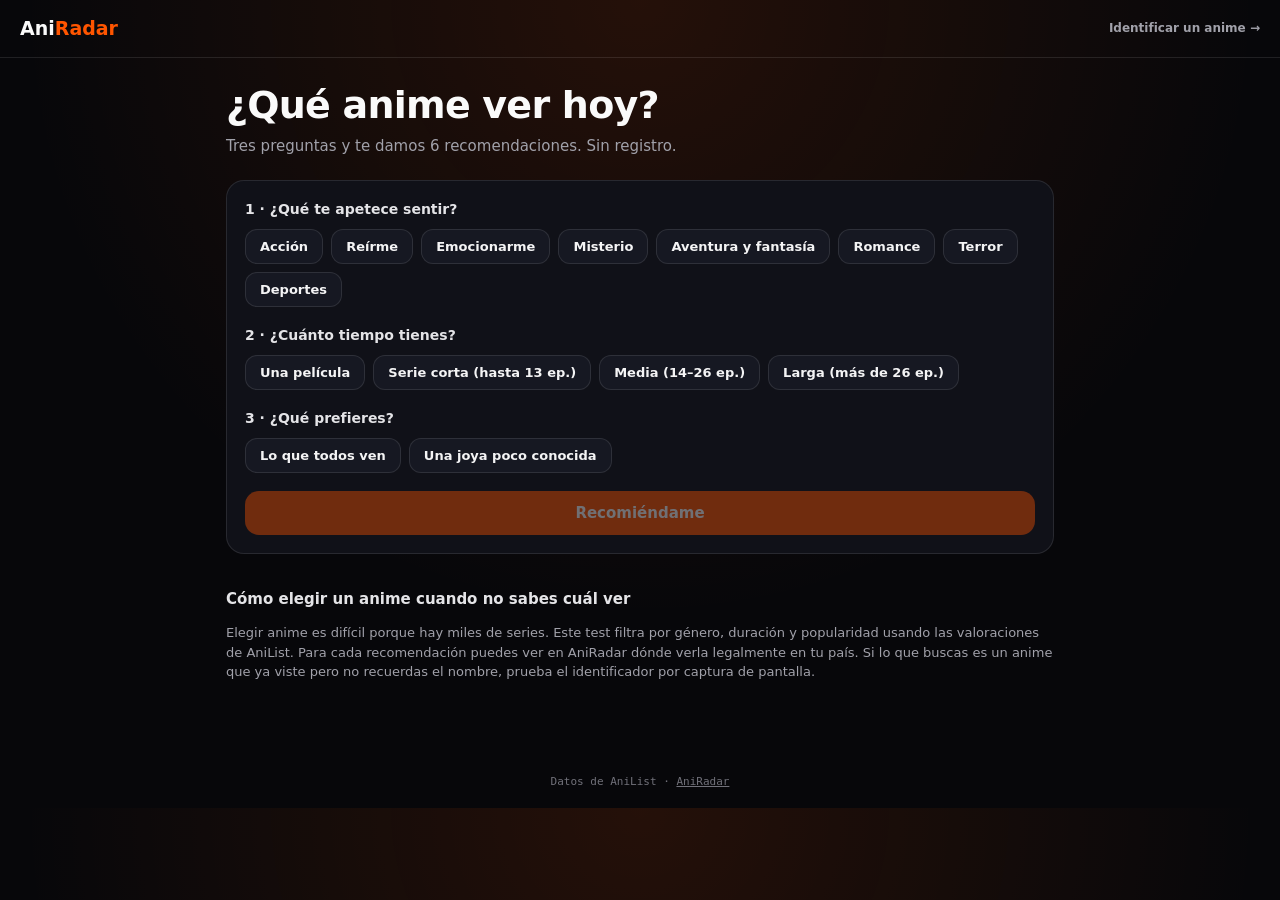
<file: que-anime-ver.html>
<!doctype html>
<html lang="es">
<head>
<meta charset="utf-8">
<meta name="viewport" content="width=device-width,initial-scale=1">
<title>¿Qué anime ver hoy? Test de 3 preguntas · AniRadar</title>
<meta name="description" content="Contesta 3 preguntas y te recomendamos qué anime ver según tu estado de ánimo, cuánto tiempo tienes y si prefieres un clásico o una joya oculta. Gratis y sin registro.">
<link rel="canonical" href="https://aniradar.net/que-anime-ver.html">
<meta name="google-adsense-account" content="ca-pub-7212697940074599">
<style>
:root{--bg:#07070A;--panel:#101118;--line:rgba(255,255,255,.1);--acc:#FF5500;--mut:#a1a1aa}
*{box-sizing:border-box}
body{margin:0;background:var(--bg) radial-gradient(circle at 50% 0,rgba(255,85,0,.12),transparent 60%);color:#fafafa;font:15px/1.5 Inter,system-ui,sans-serif}
a{color:inherit}
header{display:flex;align-items:center;justify-content:space-between;padding:14px 20px;border-bottom:1px solid var(--line)}
header a{font-weight:800;font-size:19px;text-decoration:none}header b{color:var(--acc)}
main{max-width:860px;margin:0 auto;padding:26px 16px 60px}
h1{font-size:clamp(26px,5vw,38px);line-height:1.15;margin:0 0 8px;letter-spacing:-.02em}
.sub{color:var(--mut);margin:0 0 22px}
.card{background:var(--panel);border:1px solid var(--line);border-radius:18px;padding:18px}
.q{margin-bottom:18px}.q h2{font-size:14px;margin:0 0 9px;color:#e4e4e7;font-weight:700}
.opts{display:flex;flex-wrap:wrap;gap:8px}
.opts button{background:#161822;border:1px solid var(--line);color:#f4f4f5;border-radius:12px;padding:9px 14px;font:600 13px Inter,system-ui,sans-serif;cursor:pointer;transition:.15s}
.opts button:hover{border-color:rgba(255,255,255,.3)}
.opts button[aria-pressed=true]{background:rgba(255,85,0,.2);border-color:var(--acc)}
.go{width:100%;background:var(--acc);color:#fff;border:0;border-radius:14px;padding:13px;font:800 15px Inter,system-ui,sans-serif;cursor:pointer}
.go:disabled{opacity:.4;cursor:default}
.ad{max-width:728px;margin:22px auto;min-height:100px}.ad small{display:block;text-align:center;color:#52525b;font:500 9px monospace;letter-spacing:.14em;text-transform:uppercase;margin-bottom:6px}
#res{margin-top:24px}
.grid{display:grid;grid-template-columns:repeat(auto-fill,minmax(250px,1fr));gap:14px}
.a{display:flex;gap:12px;background:var(--panel);border:1px solid var(--line);border-radius:16px;padding:10px}
.a img{width:84px;height:122px;object-fit:cover;border-radius:10px;flex:none;background:#181a24}
.a h3{margin:0 0 3px;font-size:14px;line-height:1.25}
.meta{font:11px monospace;color:var(--mut)}
.sc{color:#fbbf24;font-weight:700}
.btns{display:flex;flex-wrap:wrap;gap:6px;margin-top:8px}
.btns a{font:700 11px Inter,system-ui,sans-serif;text-decoration:none;border:1px solid var(--line);background:#161822;border-radius:9px;padding:6px 9px}
.btns a.p{background:var(--acc);border-color:var(--acc)}
.row{display:flex;gap:8px;margin-top:14px;flex-wrap:wrap}
.row button{background:#161822;border:1px solid var(--line);color:#f4f4f5;border-radius:11px;padding:9px 14px;font:700 12px Inter,system-ui,sans-serif;cursor:pointer}
.note{color:#71717a;font:11px monospace;margin-top:14px}
footer{text-align:center;color:#71717a;font:11px monospace;padding:20px}
.seo{color:var(--mut);margin-top:34px;font-size:13px}.seo h2{color:#e4e4e7;font-size:15px}
</style>
</head>
<body>
<header><a href="https://aniradar.net/">Ani<b>Radar</b></a><a href="https://aniradar.net/" style="font-size:12px;color:var(--mut)">Identificar un anime →</a></header>
<main>
<h1>¿Qué anime ver hoy?</h1>
<p class="sub">Tres preguntas y te damos 6 recomendaciones. Sin registro.</p>

<section class="card" aria-label="Test">
 <div class="q"><h2>1 · ¿Qué te apetece sentir?</h2><div class="opts" data-k="m">
  <button data-v="Action">Acción</button><button data-v="Comedy">Reírme</button><button data-v="Drama">Emocionarme</button>
  <button data-v="Mystery,Thriller,Psychological">Misterio</button><button data-v="Fantasy,Adventure">Aventura y fantasía</button>
  <button data-v="Romance">Romance</button><button data-v="Horror">Terror</button><button data-v="Sports">Deportes</button></div></div>
 <div class="q"><h2>2 · ¿Cuánto tiempo tienes?</h2><div class="opts" data-k="l">
  <button data-v="movie">Una película</button><button data-v="short">Serie corta (hasta 13 ep.)</button>
  <button data-v="mid">Media (14–26 ep.)</button><button data-v="long">Larga (más de 26 ep.)</button></div></div>
 <div class="q"><h2>3 · ¿Qué prefieres?</h2><div class="opts" data-k="s">
  <button data-v="pop">Lo que todos ven</button><button data-v="gem">Una joya poco conocida</button></div></div>
 <button class="go" id="go" disabled>Recomiéndame</button>
</section>

<aside class="ad" id="ad1"><small>Publicidad</small></aside>
<section id="res" aria-live="polite"></section>

<section class="seo">
 <h2>Cómo elegir un anime cuando no sabes cuál ver</h2>
 <p>Elegir anime es difícil porque hay miles de series. Este test filtra por género, duración y popularidad usando las valoraciones de AniList. Para cada recomendación puedes ver en AniRadar dónde verla legalmente en tu país. Si lo que buscas es un anime que ya viste pero no recuerdas el nombre, prueba el identificador por captura de pantalla.</p>
</section>
</main>
<footer>Datos de AniList · <a href="https://aniradar.net/">AniRadar</a></footer>

<script>
/* ===== CONFIGURACIÓN (opcional) ===== */
var CFG = {
  amazonDomain: 'amazon.es',   // tienda de Amazon para el enlace de manga
  amazonTag: '',               // tu ID de afiliado (p. ej. 'aniradar-21'); vacío = no se muestra el botón
  adClient: 'ca-pub-7212697940074599',
  adSlot: ''                   // ID del bloque de anuncios; vacío = sin anuncio
};

/* Respaldo si AniList no responde (para que la página nunca quede vacía) */
var FALLBACK = [
 {id:154587,t:'Sousou no Frieren',s:91,e:28,g:['Adventure','Drama','Fantasy'],c:'https://cdn.myanimelist.net/images/anime/1015/138006l.jpg'},
 {id:116674,t:'Bleach: Thousand-Year Blood War',s:89,e:13,g:['Action','Adventure','Supernatural'],c:'https://cdn.myanimelist.net/images/anime/1908/135431l.jpg'},
 {id:145064,t:'Jujutsu Kaisen 2nd Season',s:87,e:23,g:['Action','Fantasy','Supernatural'],c:'https://cdn.myanimelist.net/images/anime/1792/138022l.jpg'},
 {id:171018,t:'Dandadan',s:84,e:12,g:['Action','Comedy','Supernatural'],c:'https://cdn.myanimelist.net/images/anime/1584/143719l.jpg'},
 {id:127230,t:'Chainsaw Man',s:85,e:12,g:['Action','Fantasy','Horror'],c:'https://cdn.myanimelist.net/images/anime/1806/126216l.jpg'},
 {id:151807,t:'Solo Leveling',s:83,e:12,g:['Action','Adventure','Fantasy'],c:'https://cdn.myanimelist.net/images/anime/1926/140792l.jpg'}
];

var $ = function (s) { return document.querySelector(s); };
var esc = function (s) { return String(s == null ? '' : s).replace(/[&<>"']/g, function (c) { return {'&':'&amp;','<':'&lt;','>':'&gt;','"':'&quot;',"'":'&#39;'}[c]; }); };
var sel = {};
var GENRE_ES = {Action:'Acción',Adventure:'Aventura',Comedy:'Comedia',Drama:'Drama',Fantasy:'Fantasía',Horror:'Terror',Mystery:'Misterio',Psychological:'Psicológico',Romance:'Romance','Sci-Fi':'Sci-Fi','Slice of Life':'Vida cotidiana',Sports:'Deportes',Supernatural:'Sobrenatural',Thriller:'Suspense'};

document.querySelectorAll('.opts').forEach(function (box) {
  box.addEventListener('click', function (e) {
    var b = e.target.closest('button'); if (!b) return;
    box.querySelectorAll('button').forEach(function (x) { x.setAttribute('aria-pressed', 'false'); });
    b.setAttribute('aria-pressed', 'true'); sel[box.dataset.k] = b.dataset.v;
    $('#go').disabled = !(sel.m && sel.l && sel.s);
  });
});

function query(s) {
  var v = { g: s.m.split(',') }, decl = ['$g:[String]'], args = ['type:ANIME', 'isAdult:false', 'genre_in:$g'];
  if (s.l === 'movie') { args.push('format:MOVIE'); }
  else {
    args.push('format_in:[TV,ONA]');
    if (s.l === 'short') { decl.push('$b:Int'); args.push('episodes_lesser:$b'); v.b = 14; }
    if (s.l === 'mid') { decl.push('$a:Int', '$b:Int'); args.push('episodes_greater:$a', 'episodes_lesser:$b'); v.a = 13; v.b = 27; }
    if (s.l === 'long') { decl.push('$a:Int'); args.push('episodes_greater:$a'); v.a = 26; }
  }
  if (s.s === 'gem') { args.push('averageScore_greater:74', 'popularity_lesser:70000', 'popularity_greater:8000', 'sort:SCORE_DESC'); }
  else { args.push('averageScore_greater:70', 'sort:POPULARITY_DESC'); }
  return { q: 'query(' + decl.join(',') + '){Page(perPage:30){media(' + args.join(',') + '){id title{romaji english} averageScore episodes genres coverImage{large}}}}', v: v };
}

function pick(list, n) { // 6 al azar entre los mejores, para que cada vez salgan cosas distintas
  var pool = list.slice(0, 14), out = [];
  while (out.length < n && pool.length) out.push(pool.splice(Math.floor(Math.random() * pool.length), 1)[0]);
  return out;
}

function card(a) {
  var url = 'https://aniradar.net/#/a/' + a.id;
  var am = CFG.amazonTag ? '<a href="https://www.' + CFG.amazonDomain + '/s?k=' + encodeURIComponent(a.t + ' manga') + '&tag=' + encodeURIComponent(CFG.amazonTag) + '" target="_blank" rel="sponsored nofollow noopener">Manga</a>' : '';
  return '<article class="a"><img loading="lazy" src="' + esc(a.c) + '" alt="' + esc(a.t) + '" referrerpolicy="no-referrer">' +
    '<div><h3>' + esc(a.t) + '</h3><div class="meta">' + (a.s ? '<span class="sc">★ ' + (a.s / 10).toFixed(1) + '</span> · ' : '') + (a.e ? a.e + ' ep. · ' : '') + esc(a.g.slice(0, 2).map(function (g) { return GENRE_ES[g] || g; }).join(' · ')) + '</div>' +
    '<div class="btns"><a class="p" href="' + url + '" target="_blank" rel="noopener">Dónde verlo</a>' + am + '</div></div></article>';
}

function show(items, offline) {
  var html = '<div class="grid">' + items.map(card).join('') + '</div>' +
    '<div class="row"><button id="again">Otras recomendaciones</button><button id="share">Compartir resultado</button></div>' +
    (CFG.amazonTag ? '<p class="note">Enlaces de afiliado: si compras, AniRadar recibe una pequeña comisión sin coste extra para ti.</p>' : '') +
    (offline ? '<p class="note">Mostrando una selección de respaldo (sin conexión con AniList).</p>' : '');
  $('#res').innerHTML = html;
  $('#again').onclick = run;
  $('#share').onclick = function () {
    var u = location.href.split('#')[0] + '#' + new URLSearchParams(sel).toString();
    if (navigator.share) navigator.share({ title: '¿Qué anime ver hoy?', url: u }).catch(function () {});
    else if (navigator.clipboard) navigator.clipboard.writeText(u).then(function () { $('#share').textContent = '¡Enlace copiado!'; });
  };
  $('#res').scrollIntoView({ behavior: 'smooth', block: 'start' });
}

function run() {
  $('#res').innerHTML = '<p class="sub">Buscando…</p>';
  var q = query(sel), ctl = new AbortController(), tm = setTimeout(function () { ctl.abort(); }, 9000);
  fetch('https://graphql.anilist.co', { method: 'POST', signal: ctl.signal, headers: { 'Content-Type': 'application/json', Accept: 'application/json' }, body: JSON.stringify({ query: q.q, variables: q.v }) })
    .then(function (r) { if (!r.ok) throw new Error(r.status); return r.json(); })
    .then(function (d) {
      var list = d.data.Page.media.map(function (m) { return { id: m.id, t: m.title.english || m.title.romaji, s: m.averageScore, e: m.episodes, g: m.genres, c: m.coverImage.large }; });
      if (!list.length) { $('#res').innerHTML = '<p class="sub">No hay resultados con esa combinación. Prueba con otra duración.</p>'; return; }
      show(pick(list, 6), false);
    })
    .catch(function () {
      var want = sel.m.split(','), fit = FALLBACK.filter(function (f) { return f.g.some(function (g) { return want.indexOf(g) >= 0; }); });
      var rest = FALLBACK.filter(function (f) { return fit.indexOf(f) < 0; });
      show(pick(fit.concat(rest), 6), true);
    })
    .then(function () { clearTimeout(tm); });
}
$('#go').onclick = run;

/* Resultado compartido: #m=Action&l=short&s=pop */
(function () {
  var p = new URLSearchParams(location.hash.slice(1));
  if (p.get('m') && p.get('l') && p.get('s')) {
    sel = { m: p.get('m'), l: p.get('l'), s: p.get('s') };
    document.querySelectorAll('.opts').forEach(function (box) { box.querySelectorAll('button').forEach(function (b) { b.setAttribute('aria-pressed', b.dataset.v === sel[box.dataset.k] ? 'true' : 'false'); }); });
    $('#go').disabled = false; run();
  }
})();

/* Anuncio (solo si hay slot) */
if (CFG.adSlot) {
  var sc = document.createElement('script'); sc.async = true; sc.crossOrigin = 'anonymous';
  sc.src = 'https://pagead2.googlesyndication.com/pagead/js/adsbygoogle.js?client=' + CFG.adClient; document.head.appendChild(sc);
  var ins = document.createElement('ins'); ins.className = 'adsbygoogle'; ins.style.display = 'block';
  ins.setAttribute('data-ad-client', CFG.adClient); ins.setAttribute('data-ad-slot', CFG.adSlot); ins.setAttribute('data-ad-format', 'auto'); ins.setAttribute('data-full-width-responsive', 'true');
  $('#ad1').appendChild(ins); (window.adsbygoogle = window.adsbygoogle || []).push({});
} else { $('#ad1').style.display = 'none'; }
</script>
</body>
</html>
</file>
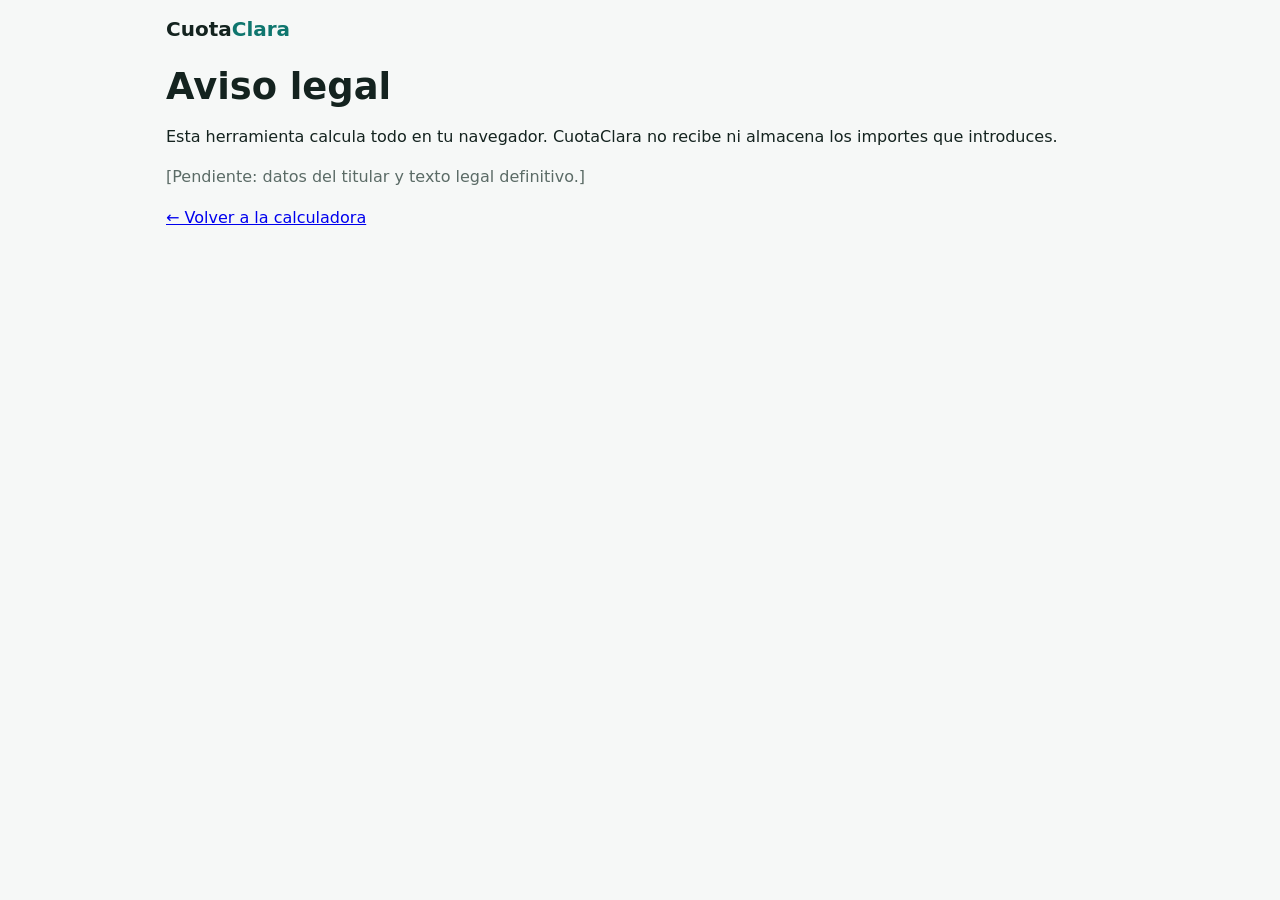
<file: calculadora-hipoteca/aviso-legal.html>
<!DOCTYPE html>
<html lang="es"><head><meta charset="utf-8"><meta name="viewport" content="width=device-width, initial-scale=1">
<title>Aviso legal | CuotaClara</title><meta name="robots" content="noindex">
<link rel="icon" href="data:image/svg+xml,%3Csvg xmlns=%27http://www.w3.org/2000/svg%27 viewBox=%270 0 32 32%27%3E%3Crect width=%2732%27 height=%2732%27 rx=%277%27 fill=%27%230f766e%27/%3E%3Cpath d=%27M6 16l10-8 10 8v9H6z%27 fill=%27%23fff%27/%3E%3C/svg%3E">
<link rel="stylesheet" href="styles.css?v=20261020"></head>
<body><header class="site-header"><a class="brand" href="./">Cuota<span>Clara</span></a></header>
<main class="content"><h1>Aviso legal</h1>
<!-- TODO: completar con los datos del titular (nombre/razón social, NIF, email de contacto) y, al activar AdSense, información sobre cookies y publicidad. -->
<p>Esta herramienta calcula todo en tu navegador. CuotaClara no recibe ni almacena los importes que introduces.</p>
<p class="muted">[Pendiente: datos del titular y texto legal definitivo.]</p>
<p><a href="./">← Volver a la calculadora</a></p></main></body></html>
</file>
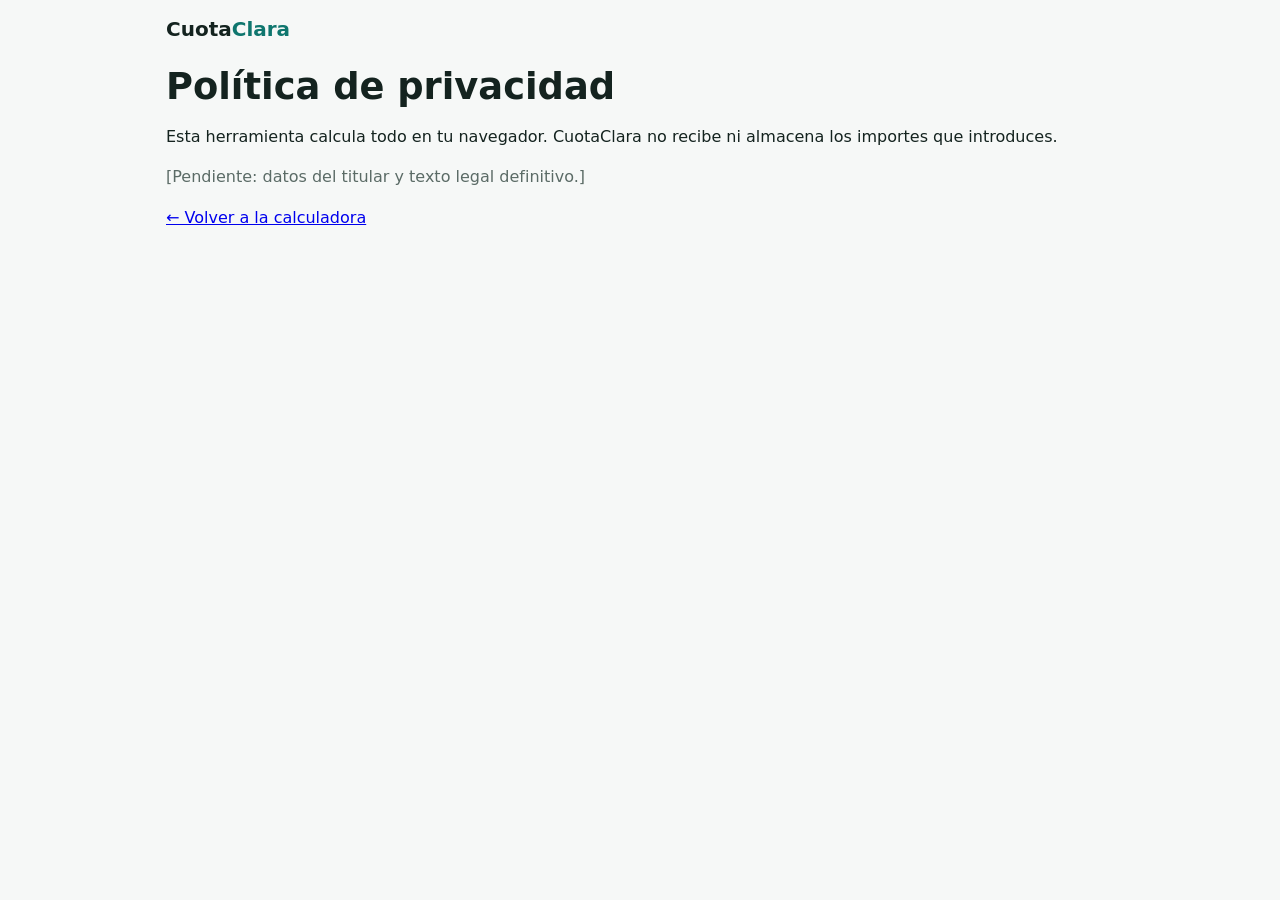
<file: calculadora-hipoteca/privacidad.html>
<!DOCTYPE html>
<html lang="es"><head><meta charset="utf-8"><meta name="viewport" content="width=device-width, initial-scale=1">
<title>Política de privacidad | CuotaClara</title><meta name="robots" content="noindex">
<link rel="icon" href="data:image/svg+xml,%3Csvg xmlns=%27http://www.w3.org/2000/svg%27 viewBox=%270 0 32 32%27%3E%3Crect width=%2732%27 height=%2732%27 rx=%277%27 fill=%27%230f766e%27/%3E%3Cpath d=%27M6 16l10-8 10 8v9H6z%27 fill=%27%23fff%27/%3E%3C/svg%3E">
<link rel="stylesheet" href="styles.css?v=20261020"></head>
<body><header class="site-header"><a class="brand" href="./">Cuota<span>Clara</span></a></header>
<main class="content"><h1>Política de privacidad</h1>
<!-- TODO: completar con los datos del titular (nombre/razón social, NIF, email de contacto) y, al activar AdSense, información sobre cookies y publicidad. -->
<p>Esta herramienta calcula todo en tu navegador. CuotaClara no recibe ni almacena los importes que introduces.</p>
<p class="muted">[Pendiente: datos del titular y texto legal definitivo.]</p>
<p><a href="./">← Volver a la calculadora</a></p></main></body></html>
</file>
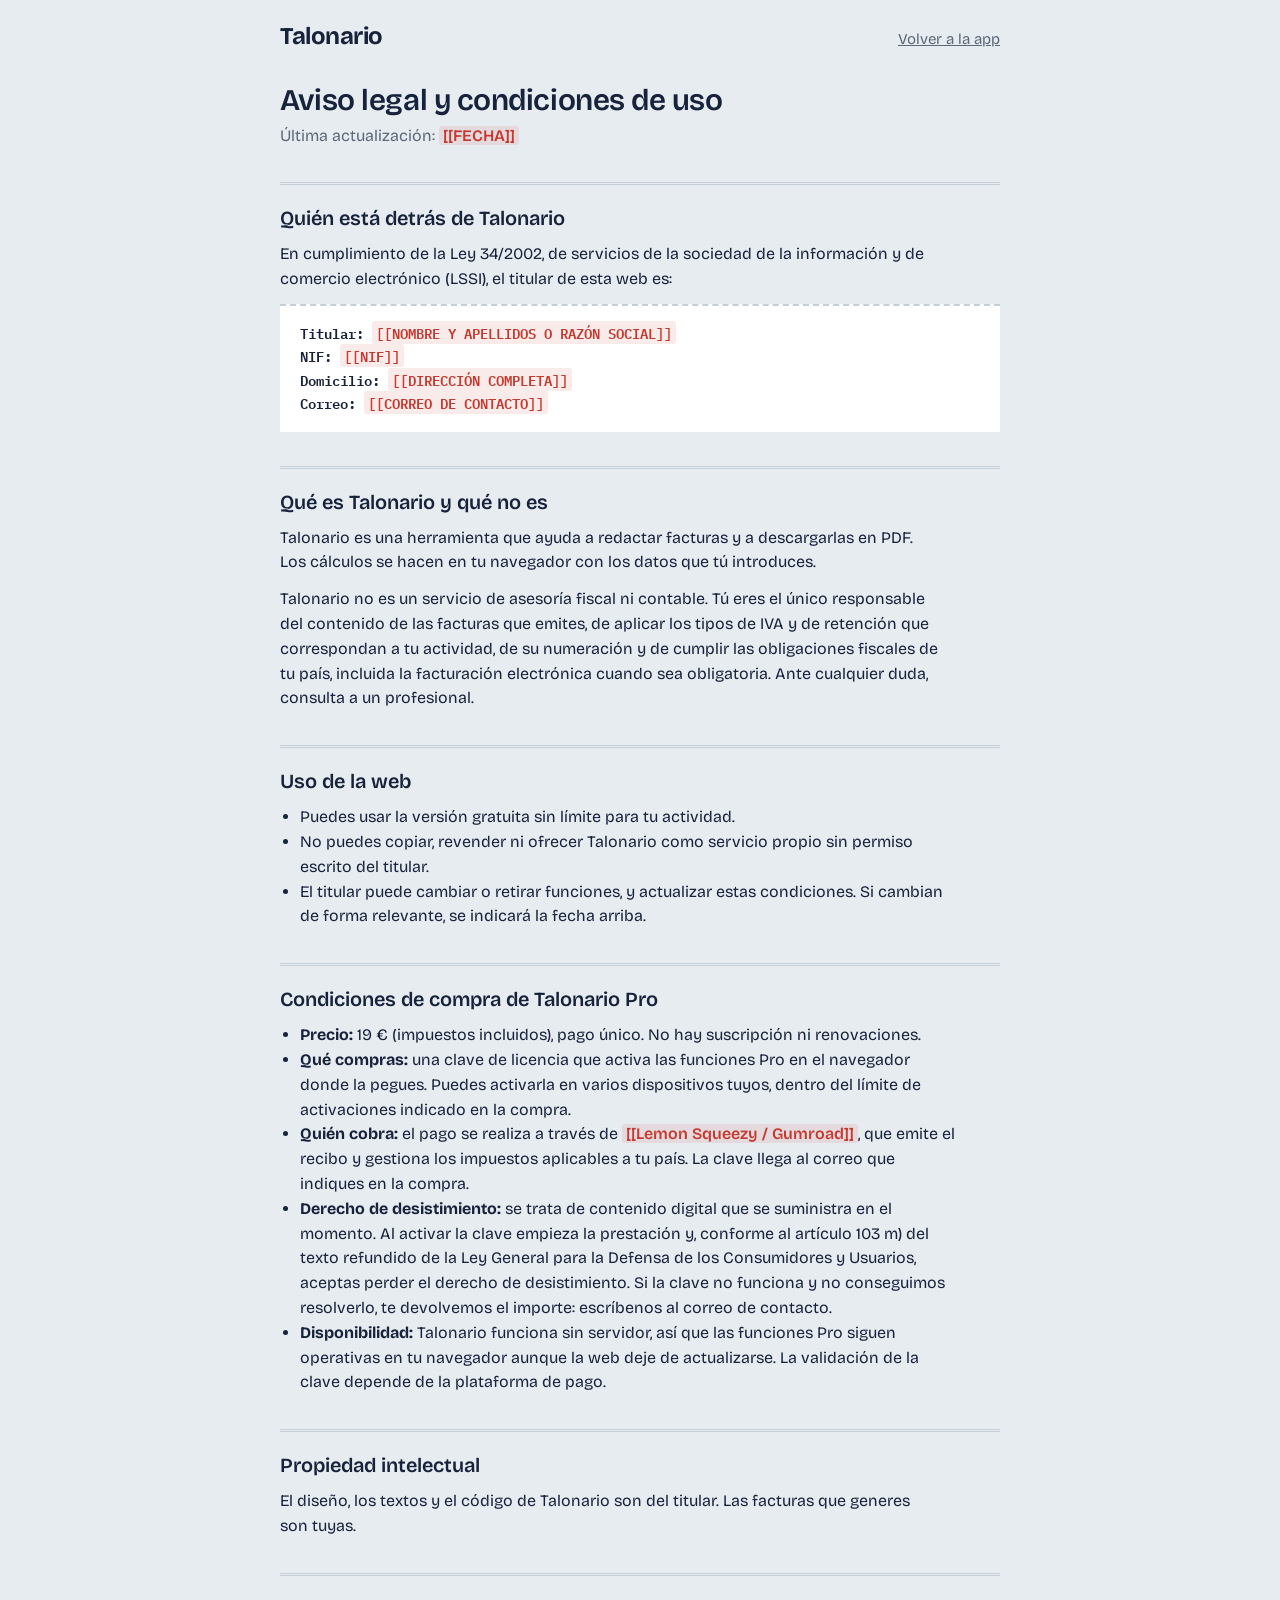
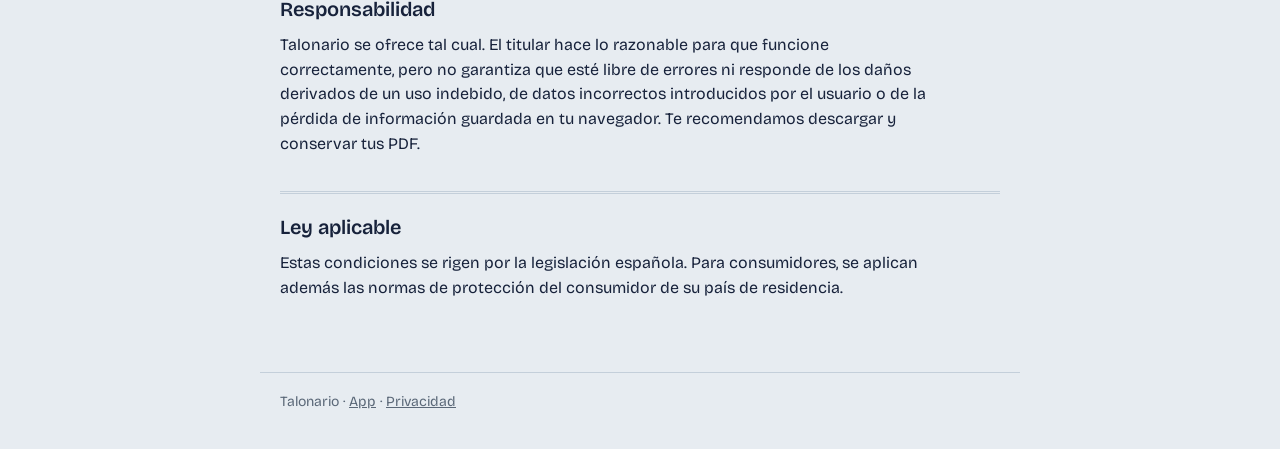
<file: talonario/aviso-legal.html>
<!doctype html>
<html lang="es">
<head>
<meta charset="utf-8">
<meta name="viewport" content="width=device-width, initial-scale=1">
<title>Aviso legal y condiciones · Talonario</title>
<meta name="description" content="Titular de Talonario, condiciones de uso de la web y condiciones de compra de Talonario Pro.">
<link rel="icon" href="data:image/svg+xml,%3Csvg xmlns='http://www.w3.org/2000/svg' viewBox='0 0 32 32'%3E%3Crect x='2' y='2' width='28' height='28' rx='6' fill='none' stroke='%23C53A30' stroke-width='3'/%3E%3Cpath d='M9 11h14M16 11v12' stroke='%23C53A30' stroke-width='3.5' stroke-linecap='round'/%3E%3C/svg%3E">
<link rel="stylesheet" href="fonts/fonts.css">
<style>
:root { --papel: #E7ECF1; --tinta: #17223B; --sello: #C53A30; --raya: #C4CFDA; --lapiz: #5B6878; }
* { box-sizing: border-box; }
body { margin: 0; background: var(--papel); color: var(--tinta); font: 16px/1.55 "Bricolage Grotesque", "Helvetica Neue", Arial, sans-serif; font-optical-sizing: auto; }
a { color: inherit; }
:focus-visible { outline: 2px solid var(--tinta); outline-offset: 2px; }
.cab { max-width: 760px; margin: 0 auto; padding: 18px 20px 0; display: flex; align-items: baseline; justify-content: space-between; gap: 16px; }
.marca { text-decoration: none; font-size: 24px; font-weight: 700; letter-spacing: -.02em; }
.cab a.volver { color: var(--lapiz); font-size: 15px; }
main { max-width: 760px; margin: 0 auto; padding: 28px 20px 60px; }
h1 { font-size: 30px; line-height: 1.15; font-weight: 600; letter-spacing: -.015em; margin: 0 0 6px; text-wrap: balance; }
.fecha { color: var(--lapiz); margin: 0 0 26px; }
h2 { font-size: 20px; font-weight: 600; margin: 34px 0 8px; padding-top: 18px; border-top: 3px double var(--raya); }
p, li { max-width: 66ch; }
p { margin: 0 0 12px; }
ul { padding-left: 20px; margin: 0 0 12px; }
.datos { background: #fff; border-top: 2px dashed var(--raya); padding: 16px 20px; margin: 0 0 8px; font-family: "IBM Plex Mono", "Courier New", monospace; font-size: 14px; line-height: 1.6; }
.datos b { font-weight: 600; }
.pendiente { background: rgba(197, 58, 48, .1); color: var(--sello); padding: 0 4px; border-radius: 3px; font-weight: 600; }
.pie { max-width: 760px; margin: 0 auto; padding: 18px 20px 36px; color: var(--lapiz); font-size: 14px; border-top: 1px solid var(--raya); }
</style>
</head>
<body>
<header class="cab"><a class="marca" href="./">Talonario</a><a class="volver" href="./">Volver a la app</a></header>
<main>
  <h1>Aviso legal y condiciones de uso</h1>
  <p class="fecha">Última actualización: <span class="pendiente">[[FECHA]]</span></p>

  <h2>Quién está detrás de Talonario</h2>
  <p>En cumplimiento de la Ley 34/2002, de servicios de la sociedad de la información y de comercio electrónico (LSSI), el titular de esta web es:</p>
  <div class="datos">
    <b>Titular:</b> <span class="pendiente">[[NOMBRE Y APELLIDOS O RAZÓN SOCIAL]]</span><br>
    <b>NIF:</b> <span class="pendiente">[[NIF]]</span><br>
    <b>Domicilio:</b> <span class="pendiente">[[DIRECCIÓN COMPLETA]]</span><br>
    <b>Correo:</b> <span class="pendiente">[[CORREO DE CONTACTO]]</span>
  </div>

  <h2>Qué es Talonario y qué no es</h2>
  <p>Talonario es una herramienta que ayuda a redactar facturas y a descargarlas en PDF. Los cálculos se hacen en tu navegador con los datos que tú introduces.</p>
  <p>Talonario no es un servicio de asesoría fiscal ni contable. Tú eres el único responsable del contenido de las facturas que emites, de aplicar los tipos de IVA y de retención que correspondan a tu actividad, de su numeración y de cumplir las obligaciones fiscales de tu país, incluida la facturación electrónica cuando sea obligatoria. Ante cualquier duda, consulta a un profesional.</p>

  <h2>Uso de la web</h2>
  <ul>
    <li>Puedes usar la versión gratuita sin límite para tu actividad.</li>
    <li>No puedes copiar, revender ni ofrecer Talonario como servicio propio sin permiso escrito del titular.</li>
    <li>El titular puede cambiar o retirar funciones, y actualizar estas condiciones. Si cambian de forma relevante, se indicará la fecha arriba.</li>
  </ul>

  <h2 id="pro">Condiciones de compra de Talonario Pro</h2>
  <ul>
    <li><b>Precio:</b> 19 € (impuestos incluidos), pago único. No hay suscripción ni renovaciones.</li>
    <li><b>Qué compras:</b> una clave de licencia que activa las funciones Pro en el navegador donde la pegues. Puedes activarla en varios dispositivos tuyos, dentro del límite de activaciones indicado en la compra.</li>
    <li><b>Quién cobra:</b> el pago se realiza a través de <span class="pendiente">[[Lemon Squeezy / Gumroad]]</span>, que emite el recibo y gestiona los impuestos aplicables a tu país. La clave llega al correo que indiques en la compra.</li>
    <li><b>Derecho de desistimiento:</b> se trata de contenido digital que se suministra en el momento. Al activar la clave empieza la prestación y, conforme al artículo 103 m) del texto refundido de la Ley General para la Defensa de los Consumidores y Usuarios, aceptas perder el derecho de desistimiento. Si la clave no funciona y no conseguimos resolverlo, te devolvemos el importe: escríbenos al correo de contacto.</li>
    <li><b>Disponibilidad:</b> Talonario funciona sin servidor, así que las funciones Pro siguen operativas en tu navegador aunque la web deje de actualizarse. La validación de la clave depende de la plataforma de pago.</li>
  </ul>

  <h2>Propiedad intelectual</h2>
  <p>El diseño, los textos y el código de Talonario son del titular. Las facturas que generes son tuyas.</p>

  <h2>Responsabilidad</h2>
  <p>Talonario se ofrece tal cual. El titular hace lo razonable para que funcione correctamente, pero no garantiza que esté libre de errores ni responde de los daños derivados de un uso indebido, de datos incorrectos introducidos por el usuario o de la pérdida de información guardada en tu navegador. Te recomendamos descargar y conservar tus PDF.</p>

  <h2>Ley aplicable</h2>
  <p>Estas condiciones se rigen por la legislación española. Para consumidores, se aplican además las normas de protección del consumidor de su país de residencia.</p>
</main>
<footer class="pie">Talonario · <a href="./">App</a> · <a href="privacidad.html">Privacidad</a></footer>
</body>
</html>
</file>
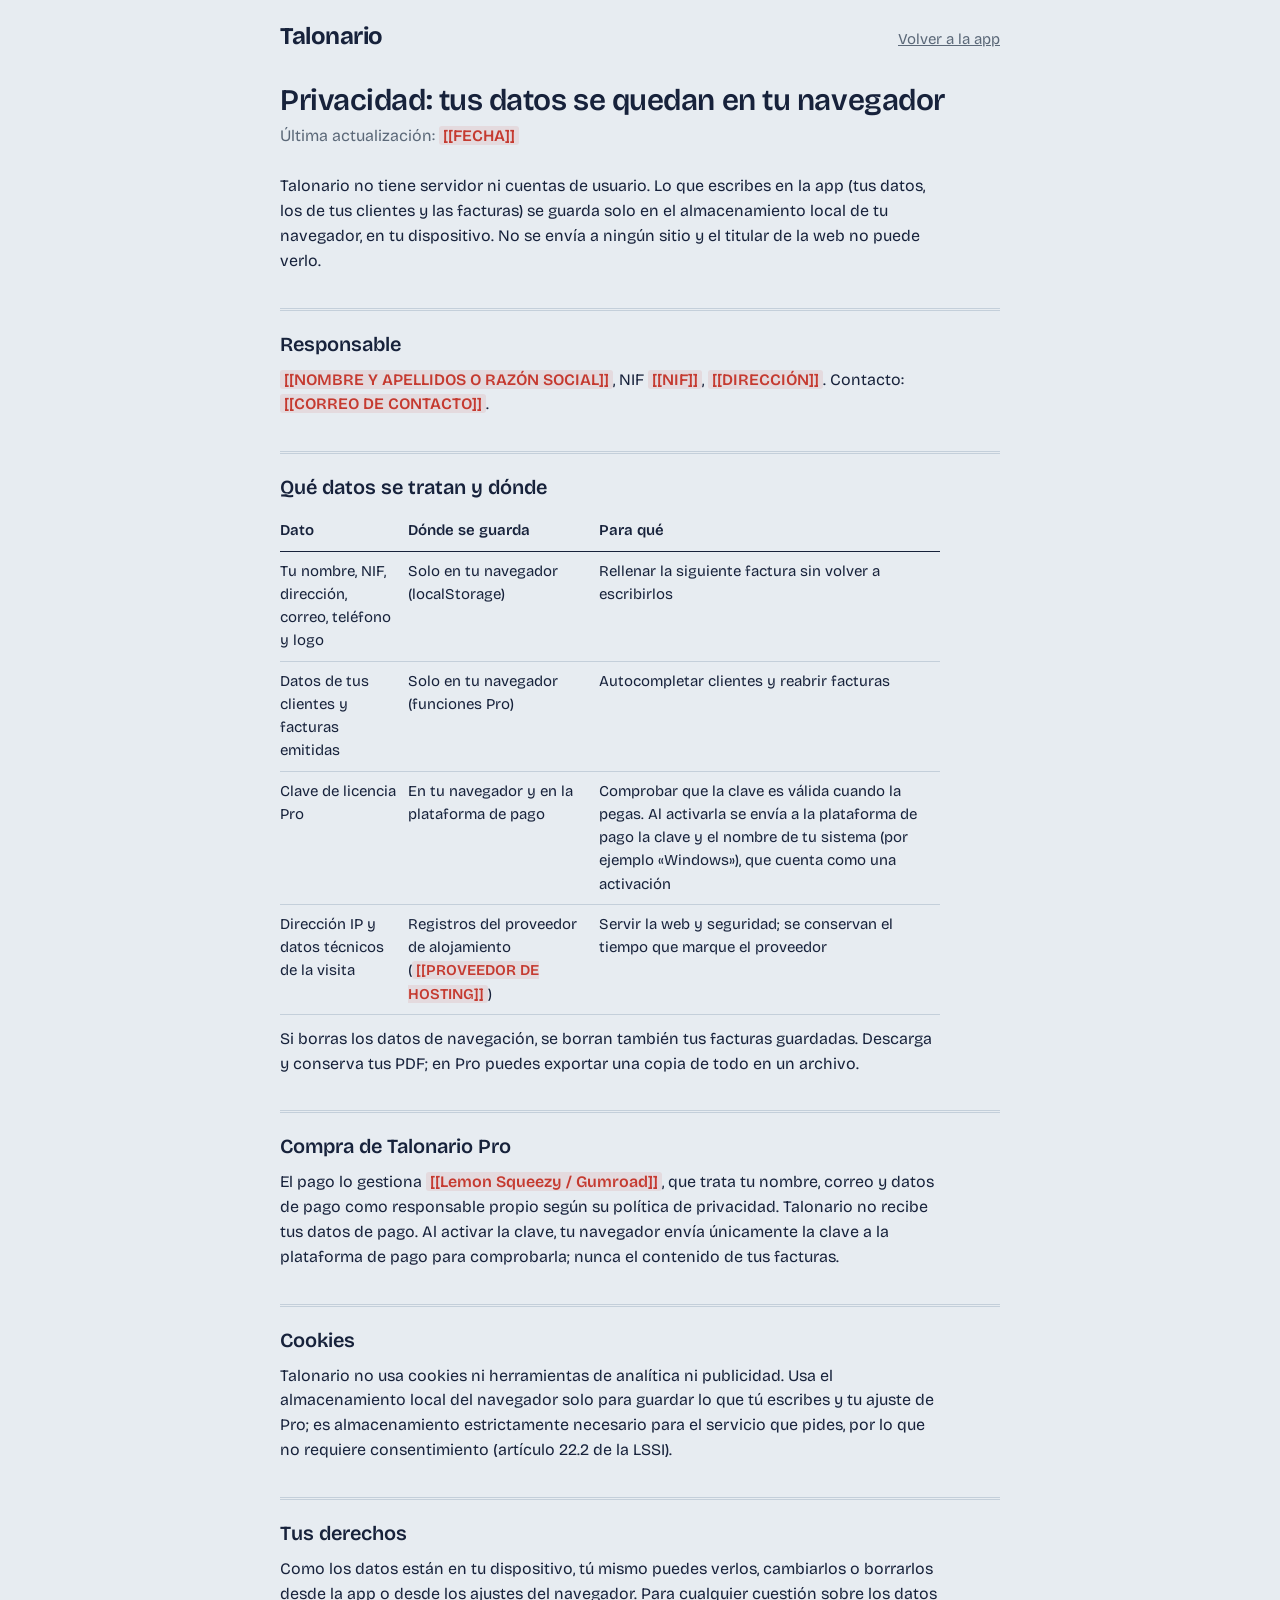
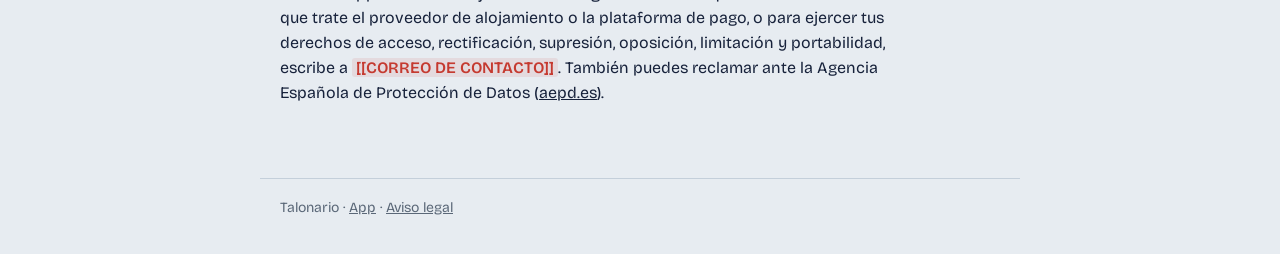
<file: talonario/privacidad.html>
<!doctype html>
<html lang="es">
<head>
<meta charset="utf-8">
<meta name="viewport" content="width=device-width, initial-scale=1">
<title>Privacidad · Talonario</title>
<meta name="description" content="Qué datos trata Talonario y dónde se guardan: todo en tu navegador, sin servidor ni cookies.">
<link rel="icon" href="data:image/svg+xml,%3Csvg xmlns='http://www.w3.org/2000/svg' viewBox='0 0 32 32'%3E%3Crect x='2' y='2' width='28' height='28' rx='6' fill='none' stroke='%23C53A30' stroke-width='3'/%3E%3Cpath d='M9 11h14M16 11v12' stroke='%23C53A30' stroke-width='3.5' stroke-linecap='round'/%3E%3C/svg%3E">
<link rel="stylesheet" href="fonts/fonts.css">
<style>
:root { --papel: #E7ECF1; --tinta: #17223B; --sello: #C53A30; --raya: #C4CFDA; --lapiz: #5B6878; }
* { box-sizing: border-box; }
body { margin: 0; background: var(--papel); color: var(--tinta); font: 16px/1.55 "Bricolage Grotesque", "Helvetica Neue", Arial, sans-serif; font-optical-sizing: auto; }
a { color: inherit; }
:focus-visible { outline: 2px solid var(--tinta); outline-offset: 2px; }
.cab { max-width: 760px; margin: 0 auto; padding: 18px 20px 0; display: flex; align-items: baseline; justify-content: space-between; gap: 16px; }
.marca { text-decoration: none; font-size: 24px; font-weight: 700; letter-spacing: -.02em; }
.cab a.volver { color: var(--lapiz); font-size: 15px; }
main { max-width: 760px; margin: 0 auto; padding: 28px 20px 60px; }
h1 { font-size: 30px; line-height: 1.15; font-weight: 600; letter-spacing: -.015em; margin: 0 0 6px; text-wrap: balance; }
.fecha { color: var(--lapiz); margin: 0 0 26px; }
h2 { font-size: 20px; font-weight: 600; margin: 34px 0 8px; padding-top: 18px; border-top: 3px double var(--raya); }
p, li { max-width: 66ch; }
p { margin: 0 0 12px; }
ul { padding-left: 20px; margin: 0 0 12px; }
table { border-collapse: collapse; width: 100%; max-width: 66ch; margin: 0 0 12px; font-size: 15px; }
th, td { text-align: left; vertical-align: top; padding: 8px 10px 8px 0; border-bottom: 1px solid var(--raya); }
th { font-weight: 600; border-bottom: 1.5px solid var(--tinta); }
.pendiente { background: rgba(197, 58, 48, .1); color: var(--sello); padding: 0 4px; border-radius: 3px; font-weight: 600; }
.pie { max-width: 760px; margin: 0 auto; padding: 18px 20px 36px; color: var(--lapiz); font-size: 14px; border-top: 1px solid var(--raya); }
</style>
</head>
<body>
<header class="cab"><a class="marca" href="./">Talonario</a><a class="volver" href="./">Volver a la app</a></header>
<main>
  <h1>Privacidad: tus datos se quedan en tu navegador</h1>
  <p class="fecha">Última actualización: <span class="pendiente">[[FECHA]]</span></p>

  <p>Talonario no tiene servidor ni cuentas de usuario. Lo que escribes en la app (tus datos, los de tus clientes y las facturas) se guarda solo en el almacenamiento local de tu navegador, en tu dispositivo. No se envía a ningún sitio y el titular de la web no puede verlo.</p>

  <h2>Responsable</h2>
  <p><span class="pendiente">[[NOMBRE Y APELLIDOS O RAZÓN SOCIAL]]</span>, NIF <span class="pendiente">[[NIF]]</span>, <span class="pendiente">[[DIRECCIÓN]]</span>. Contacto: <span class="pendiente">[[CORREO DE CONTACTO]]</span>.</p>

  <h2>Qué datos se tratan y dónde</h2>
  <table>
    <tr><th>Dato</th><th>Dónde se guarda</th><th>Para qué</th></tr>
    <tr><td>Tu nombre, NIF, dirección, correo, teléfono y logo</td><td>Solo en tu navegador (localStorage)</td><td>Rellenar la siguiente factura sin volver a escribirlos</td></tr>
    <tr><td>Datos de tus clientes y facturas emitidas</td><td>Solo en tu navegador (funciones Pro)</td><td>Autocompletar clientes y reabrir facturas</td></tr>
    <!-- Si activas Cloudflare Web Analytics u otra analítica, añade esta fila y cambia el texto de más abajo que dice que nada sale de tu navegador:
    <tr><td>Estadísticas de visita (dirección IP truncada, página vista, navegador)</td><td>Cloudflare, Inc. (encargado del tratamiento; transferencia a EE. UU. amparada por el Data Privacy Framework)</td><td>Saber cuánta gente usa la web, sin cookies</td></tr> -->
    <tr><td>Clave de licencia Pro</td><td>En tu navegador y en la plataforma de pago</td><td>Comprobar que la clave es válida cuando la pegas. Al activarla se envía a la plataforma de pago la clave y el nombre de tu sistema (por ejemplo «Windows»), que cuenta como una activación</td></tr>
    <tr><td>Dirección IP y datos técnicos de la visita</td><td>Registros del proveedor de alojamiento (<span class="pendiente">[[PROVEEDOR DE HOSTING]]</span>)</td><td>Servir la web y seguridad; se conservan el tiempo que marque el proveedor</td></tr>
  </table>
  <p>Si borras los datos de navegación, se borran también tus facturas guardadas. Descarga y conserva tus PDF; en Pro puedes exportar una copia de todo en un archivo.</p>

  <h2>Compra de Talonario Pro</h2>
  <p>El pago lo gestiona <span class="pendiente">[[Lemon Squeezy / Gumroad]]</span>, que trata tu nombre, correo y datos de pago como responsable propio según su política de privacidad. Talonario no recibe tus datos de pago. Al activar la clave, tu navegador envía únicamente la clave a la plataforma de pago para comprobarla; nunca el contenido de tus facturas.</p>

  <h2>Cookies</h2>
  <p>Talonario no usa cookies ni herramientas de analítica ni publicidad. Usa el almacenamiento local del navegador solo para guardar lo que tú escribes y tu ajuste de Pro; es almacenamiento estrictamente necesario para el servicio que pides, por lo que no requiere consentimiento (artículo 22.2 de la LSSI).</p>

  <h2>Tus derechos</h2>
  <p>Como los datos están en tu dispositivo, tú mismo puedes verlos, cambiarlos o borrarlos desde la app o desde los ajustes del navegador. Para cualquier cuestión sobre los datos que trate el proveedor de alojamiento o la plataforma de pago, o para ejercer tus derechos de acceso, rectificación, supresión, oposición, limitación y portabilidad, escribe a <span class="pendiente">[[CORREO DE CONTACTO]]</span>. También puedes reclamar ante la Agencia Española de Protección de Datos (<a href="https://www.aepd.es" rel="noopener">aepd.es</a>).</p>
</main>
<footer class="pie">Talonario · <a href="./">App</a> · <a href="aviso-legal.html">Aviso legal</a></footer>
</body>
</html>
</file>
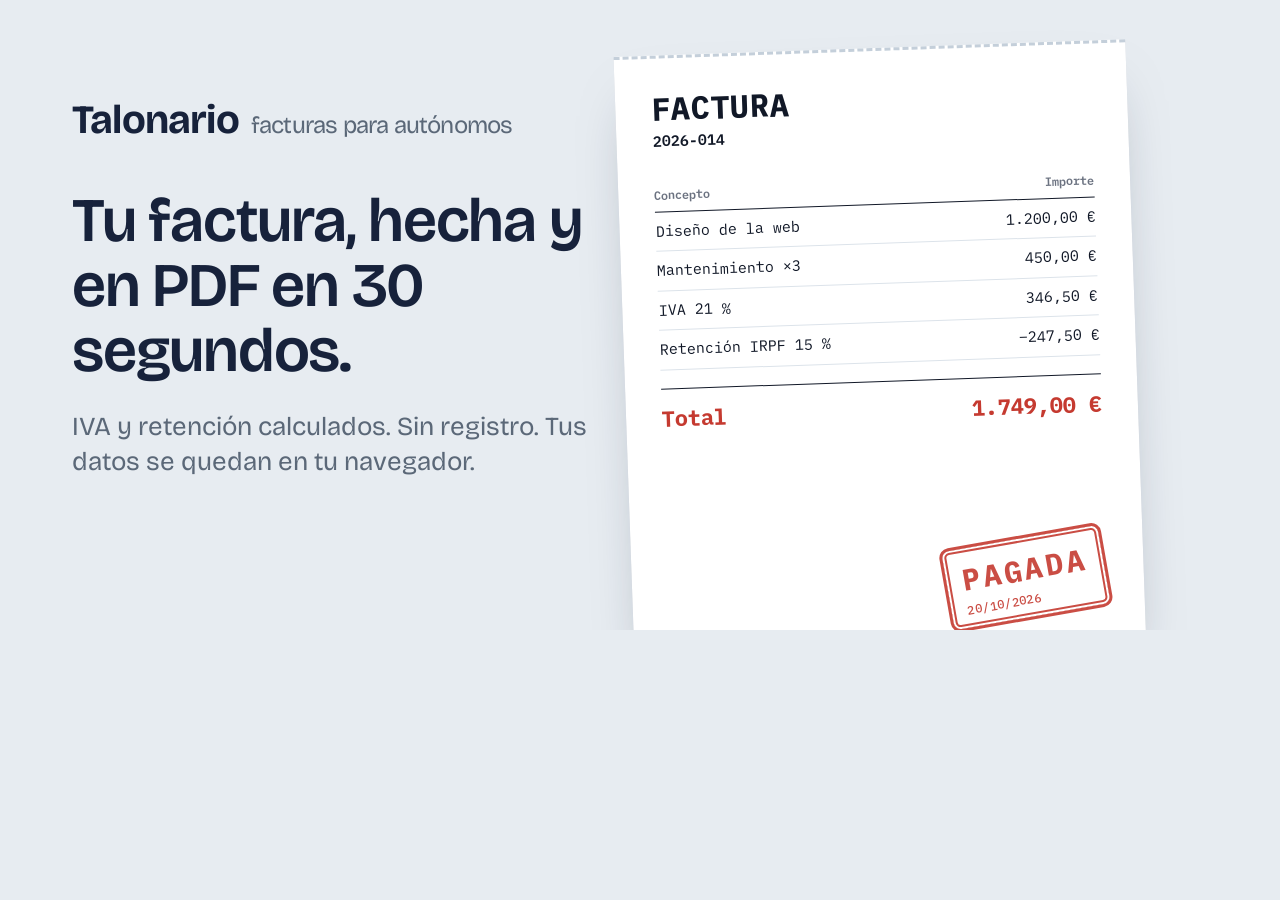
<file: talonario/test/og.html>
<!doctype html>
<html lang="es"><head><meta charset="utf-8">
<link rel="stylesheet" href="../fonts/fonts.css">
<style>
html, body { margin: 0; width: 1200px; height: 630px; overflow: hidden; }
body { background: #E7ECF1; color: #17223B; font-family: "Bricolage Grotesque", sans-serif; position: relative; }
.txt { position: absolute; left: 72px; top: 96px; width: 560px; }
.marca { font-size: 40px; font-weight: 700; letter-spacing: -.02em; }
.marca span { color: #5B6878; font-weight: 400; font-size: 24px; margin-left: 12px; }
h1 { font-size: 62px; line-height: 1.05; font-weight: 600; letter-spacing: -.02em; margin: 44px 0 26px; }
p { font-size: 26px; line-height: 1.35; color: #5B6878; margin: 0; }
.hoja { position: absolute; right: 64px; top: 48px; width: 440px; height: 540px; background: #fff; padding: 34px 36px; font-family: "IBM Plex Mono", monospace; font-size: 15px; line-height: 1.5; color: #111827; border-top: 3px dashed #C4CFDA; box-shadow: 0 1px 0 rgba(23,34,59,.12), 0 30px 60px -30px rgba(23,34,59,.5); transform: rotate(-2deg); }
.t { font-size: 32px; font-weight: 700; letter-spacing: .02em; line-height: 1; }
.n { font-weight: 600; margin: 6px 0 24px; }
.r { display: flex; justify-content: space-between; padding: 8px 0; border-bottom: 1px solid #DCE3EA; }
.r.h { font-size: 12px; color: #6B7280; font-weight: 600; border-bottom: 1.5px solid #111827; }
.tot { display: flex; justify-content: space-between; margin-top: 18px; padding-top: 12px; border-top: 1.5px solid #111827; font-weight: 700; font-size: 22px; color: #C53A30; }
.sello { position: absolute; right: 36px; bottom: 34px; transform: rotate(-8deg); color: #C53A30; border: 3px solid currentColor; border-radius: 10px; padding: 8px 16px; font-weight: 700; font-size: 30px; letter-spacing: .1em; box-shadow: inset 0 0 0 2px #fff, inset 0 0 0 4px currentColor; opacity: .9; }
.sello small { display: block; font-size: 12px; letter-spacing: .04em; font-weight: 500; }
</style></head>
<body>
<div class="txt">
  <div class="marca">Talonario<span>facturas para autónomos</span></div>
  <h1>Tu factura, hecha y en PDF en 30 segundos.</h1>
  <p>IVA y retención calculados. Sin registro. Tus datos se quedan en tu navegador.</p>
</div>
<div class="hoja">
  <div class="t">FACTURA</div><div class="n">2026-014</div>
  <div class="r h"><span>Concepto</span><span>Importe</span></div>
  <div class="r"><span>Diseño de la web</span><span>1.200,00 €</span></div>
  <div class="r"><span>Mantenimiento ×3</span><span>450,00 €</span></div>
  <div class="r"><span>IVA 21 %</span><span>346,50 €</span></div>
  <div class="r"><span>Retención IRPF 15 %</span><span>−247,50 €</span></div>
  <div class="tot"><span>Total</span><span>1.749,00 €</span></div>
  <div class="sello">PAGADA<small>20/10/2026</small></div>
</div>
</body></html>
</file>
<file: calculadora-hipoteca/styles.css>
:root{--bg:#f6f8f7;--card:#fff;--ink:#14231f;--muted:#5b6b66;--line:#dbe4e0;--accent:#0f766e;--accent-ink:#fff;--a:#0f766e;--b:#c2410c;--danger:#b91c1c;--radius:14px}
@media (prefers-color-scheme:dark){:root{--bg:#0e1614;--card:#15211e;--ink:#e8f0ed;--muted:#9bb0aa;--line:#26372f;--accent:#2dd4bf;--accent-ink:#06201b;--a:#2dd4bf;--b:#fb923c;--danger:#f87171}}
*{box-sizing:border-box}
html{scroll-behavior:smooth}
body{margin:0;background:var(--bg);color:var(--ink);font:16px/1.55 system-ui,-apple-system,"Segoe UI",Roboto,sans-serif}
main{max-width:980px;margin:0 auto;padding:0 16px 40px}
.site-header{display:flex;justify-content:space-between;align-items:center;max-width:980px;margin:0 auto;padding:14px 16px}
.brand{font-weight:800;font-size:1.25rem;color:var(--ink);text-decoration:none}.brand span{color:var(--accent)}
.site-header nav a{color:var(--muted);text-decoration:none;font-size:.95rem}
.hero{padding:8px 0 4px}
h1{font-size:clamp(1.6rem,4.5vw,2.3rem);margin:.2em 0 .1em;line-height:1.15}
h2{font-size:1.3rem;margin:1.6em 0 .5em}
.sub{color:var(--muted);margin:.2em 0 1em}
.tool-card,.panel{background:var(--card);border:1px solid var(--line);border-radius:var(--radius);padding:16px;margin:12px 0}
.scenarios{display:grid;gap:12px}
@media (min-width:720px){.scenarios.compare{grid-template-columns:1fr 1fr}.scenarios:not(.compare) .scenario{display:grid;grid-template-columns:repeat(3,1fr);gap:12px;align-items:end}.scenarios:not(.compare) .scenario legend{grid-column:1/-1}.scenarios:not(.compare) .result{grid-column:1/-1}}
.scenario{border:1px solid var(--line);border-radius:12px;padding:12px;margin:0}
.scenario[hidden]{display:none}
legend{font-weight:700;padding:0 6px}
.tag{display:inline-block;min-width:1.6em;text-align:center;border-radius:6px;color:#fff;padding:0 6px}
.tag-a{background:var(--a);color:var(--accent-ink)}.tag-b{background:var(--b);color:#fff}
label{display:block;font-size:.9rem;color:var(--muted);margin:8px 0}
input,select{display:block;width:100%;margin-top:4px;padding:11px 12px;font:inherit;font-size:1.05rem;color:var(--ink);background:var(--bg);border:1px solid var(--line);border-radius:10px}
input:focus,select:focus,button:focus-visible,summary:focus-visible{outline:2px solid var(--accent);outline-offset:2px}
.result{margin-top:10px;border-top:1px dashed var(--line);padding-top:10px}
.result .main{font-size:clamp(1.8rem,7vw,2.4rem);font-weight:800;line-height:1.1}
.result .main small{font-size:.5em;font-weight:600;color:var(--muted)}
.result dl{display:grid;grid-template-columns:1fr auto;gap:2px 12px;margin:8px 0 0}
.result dt{color:var(--muted)}.result dd{margin:0;font-weight:600;text-align:right}
.error{color:var(--danger);font-weight:600;margin:10px 0 0}
.delta{margin:10px 0 0;padding:10px 12px;border-radius:10px;background:var(--bg);border:1px solid var(--line)}
.actions{display:flex;flex-wrap:wrap;gap:8px;margin-top:12px}
.btn{font:inherit;font-weight:600;padding:10px 14px;border-radius:10px;border:1px solid var(--accent);background:var(--accent);color:var(--accent-ink);cursor:pointer}
.btn-ghost{background:transparent;color:var(--accent)}
.privacy{font-size:.85rem;color:var(--muted);margin:12px 0 0}
.ad-slot{min-height:90px;margin:16px 0;border:1px dashed var(--line);border-radius:10px;display:flex;align-items:center;justify-content:center;color:var(--muted);font-size:.8rem}
canvas{width:100%;height:280px;display:block}
.legend{list-style:none;display:flex;flex-wrap:wrap;gap:6px 16px;padding:0;margin:8px 0 0;font-size:.85rem;color:var(--muted)}
.legend i{display:inline-block;width:22px;height:0;border-top:3px solid;vertical-align:middle;margin-right:6px}
.panel-head{display:flex;justify-content:space-between;align-items:center;gap:12px;flex-wrap:wrap}
.panel-head h2{margin:.2em 0}
label.inline{margin:0;min-width:110px}
.table-wrap{overflow-x:auto;margin-top:8px}
table{width:100%;border-collapse:collapse;font-variant-numeric:tabular-nums}
th,td{text-align:right;padding:7px 10px;border-bottom:1px solid var(--line);white-space:nowrap}
th:first-child,td:first-child{text-align:left}
thead th{position:sticky;top:0;background:var(--card);font-size:.85rem;color:var(--muted)}
.table-more{margin-top:10px;display:flex;gap:8px;flex-wrap:wrap}
.content h2:first-child{margin-top:1em}
.steps{padding-left:1.2em}
details{border-bottom:1px solid var(--line);padding:8px 0}summary{cursor:pointer;font-weight:600}
code{background:var(--card);border:1px solid var(--line);border-radius:6px;padding:1px 6px}
.muted{color:var(--muted)}.notice{color:var(--danger)}
.site-footer{max-width:980px;margin:0 auto;padding:20px 16px 40px;color:var(--muted);font-size:.9rem;border-top:1px solid var(--line)}
.site-footer a{color:var(--muted)}
@media print{.site-header,.site-footer,.ad-slot,.actions,.table-more,.content,#grafico-panel,.privacy,.hero .sub,#table-scenario-wrap{display:none!important}body{background:#fff;color:#000}.tool-card,.panel{border:0;padding:0}th{position:static}}
</file>
<file: talonario/fonts/fonts.css>
/* Fuentes locales de Talonario (de Google Fonts, licencia OFL). Bricolage Grotesque e IBM Plex Sans son variables: un archivo cubre los pesos 400-700. */
@font-face {
  font-family: 'Bricolage Grotesque';
  font-style: normal;
  font-weight: 400 700;
  font-stretch: 100%;
  font-display: swap;
  src: url(BricolageGrotesque-variable-latin-ext.woff2) format('woff2');
  unicode-range: U+0100-02BA, U+02BD-02C5, U+02C7-02CC, U+02CE-02D7, U+02DD-02FF, U+0304, U+0308, U+0329, U+1D00-1DBF, U+1E00-1E9F, U+1EF2-1EFF, U+2020, U+20A0-20AB, U+20AD-20C4, U+2113, U+2C60-2C7F, U+A720-A7FF;
}
@font-face {
  font-family: 'Bricolage Grotesque';
  font-style: normal;
  font-weight: 400 700;
  font-stretch: 100%;
  font-display: swap;
  src: url(BricolageGrotesque-variable-latin.woff2) format('woff2');
  unicode-range: U+0000-00FF, U+0131, U+0152-0153, U+02BB-02BC, U+02C6, U+02DA, U+02DC, U+0304, U+0308, U+0329, U+2000-206F, U+20AC, U+2122, U+2191, U+2193, U+2212, U+2215, U+FEFF, U+FFFD;
}
@font-face {
  font-family: 'IBM Plex Sans';
  font-style: normal;
  font-weight: 400 700;
  font-display: swap;
  src: url(IBMPlexSans-variable-latin-ext.woff2) format('woff2');
  unicode-range: U+0100-02BA, U+02BD-02C5, U+02C7-02CC, U+02CE-02D7, U+02DD-02FF, U+0304, U+0308, U+0329, U+1D00-1DBF, U+1E00-1E9F, U+1EF2-1EFF, U+2020, U+20A0-20AB, U+20AD-20C4, U+2113, U+2C60-2C7F, U+A720-A7FF;
}
@font-face {
  font-family: 'IBM Plex Sans';
  font-style: normal;
  font-weight: 400 700;
  font-display: swap;
  src: url(IBMPlexSans-variable-latin.woff2) format('woff2');
  unicode-range: U+0000-00FF, U+0131, U+0152-0153, U+02BB-02BC, U+02C6, U+02DA, U+02DC, U+0304, U+0308, U+0329, U+2000-206F, U+20AC, U+2122, U+2191, U+2193, U+2212, U+2215, U+FEFF, U+FFFD;
}
@font-face {
  font-family: 'IBM Plex Mono';
  font-style: normal;
  font-weight: 400;
  font-display: swap;
  src: url(IBMPlexMono-400-latin-ext.woff2) format('woff2');
  unicode-range: U+0100-02BA, U+02BD-02C5, U+02C7-02CC, U+02CE-02D7, U+02DD-02FF, U+0304, U+0308, U+0329, U+1D00-1DBF, U+1E00-1E9F, U+1EF2-1EFF, U+2020, U+20A0-20AB, U+20AD-20C4, U+2113, U+2C60-2C7F, U+A720-A7FF;
}
@font-face {
  font-family: 'IBM Plex Mono';
  font-style: normal;
  font-weight: 400;
  font-display: swap;
  src: url(IBMPlexMono-400-latin.woff2) format('woff2');
  unicode-range: U+0000-00FF, U+0131, U+0152-0153, U+02BB-02BC, U+02C6, U+02DA, U+02DC, U+0304, U+0308, U+0329, U+2000-206F, U+20AC, U+2122, U+2191, U+2193, U+2212, U+2215, U+FEFF, U+FFFD;
}
@font-face {
  font-family: 'IBM Plex Mono';
  font-style: normal;
  font-weight: 500;
  font-display: swap;
  src: url(IBMPlexMono-500-latin-ext.woff2) format('woff2');
  unicode-range: U+0100-02BA, U+02BD-02C5, U+02C7-02CC, U+02CE-02D7, U+02DD-02FF, U+0304, U+0308, U+0329, U+1D00-1DBF, U+1E00-1E9F, U+1EF2-1EFF, U+2020, U+20A0-20AB, U+20AD-20C4, U+2113, U+2C60-2C7F, U+A720-A7FF;
}
@font-face {
  font-family: 'IBM Plex Mono';
  font-style: normal;
  font-weight: 500;
  font-display: swap;
  src: url(IBMPlexMono-500-latin.woff2) format('woff2');
  unicode-range: U+0000-00FF, U+0131, U+0152-0153, U+02BB-02BC, U+02C6, U+02DA, U+02DC, U+0304, U+0308, U+0329, U+2000-206F, U+20AC, U+2122, U+2191, U+2193, U+2212, U+2215, U+FEFF, U+FFFD;
}
@font-face {
  font-family: 'IBM Plex Mono';
  font-style: normal;
  font-weight: 600;
  font-display: swap;
  src: url(IBMPlexMono-600-latin-ext.woff2) format('woff2');
  unicode-range: U+0100-02BA, U+02BD-02C5, U+02C7-02CC, U+02CE-02D7, U+02DD-02FF, U+0304, U+0308, U+0329, U+1D00-1DBF, U+1E00-1E9F, U+1EF2-1EFF, U+2020, U+20A0-20AB, U+20AD-20C4, U+2113, U+2C60-2C7F, U+A720-A7FF;
}
@font-face {
  font-family: 'IBM Plex Mono';
  font-style: normal;
  font-weight: 600;
  font-display: swap;
  src: url(IBMPlexMono-600-latin.woff2) format('woff2');
  unicode-range: U+0000-00FF, U+0131, U+0152-0153, U+02BB-02BC, U+02C6, U+02DA, U+02DC, U+0304, U+0308, U+0329, U+2000-206F, U+20AC, U+2122, U+2191, U+2193, U+2212, U+2215, U+FEFF, U+FFFD;
}
@font-face {
  font-family: 'IBM Plex Mono';
  font-style: normal;
  font-weight: 700;
  font-display: swap;
  src: url(IBMPlexMono-700-latin-ext.woff2) format('woff2');
  unicode-range: U+0100-02BA, U+02BD-02C5, U+02C7-02CC, U+02CE-02D7, U+02DD-02FF, U+0304, U+0308, U+0329, U+1D00-1DBF, U+1E00-1E9F, U+1EF2-1EFF, U+2020, U+20A0-20AB, U+20AD-20C4, U+2113, U+2C60-2C7F, U+A720-A7FF;
}
@font-face {
  font-family: 'IBM Plex Mono';
  font-style: normal;
  font-weight: 700;
  font-display: swap;
  src: url(IBMPlexMono-700-latin.woff2) format('woff2');
  unicode-range: U+0000-00FF, U+0131, U+0152-0153, U+02BB-02BC, U+02C6, U+02DA, U+02DC, U+0304, U+0308, U+0329, U+2000-206F, U+20AC, U+2122, U+2191, U+2193, U+2212, U+2215, U+FEFF, U+FFFD;
}
</file>
